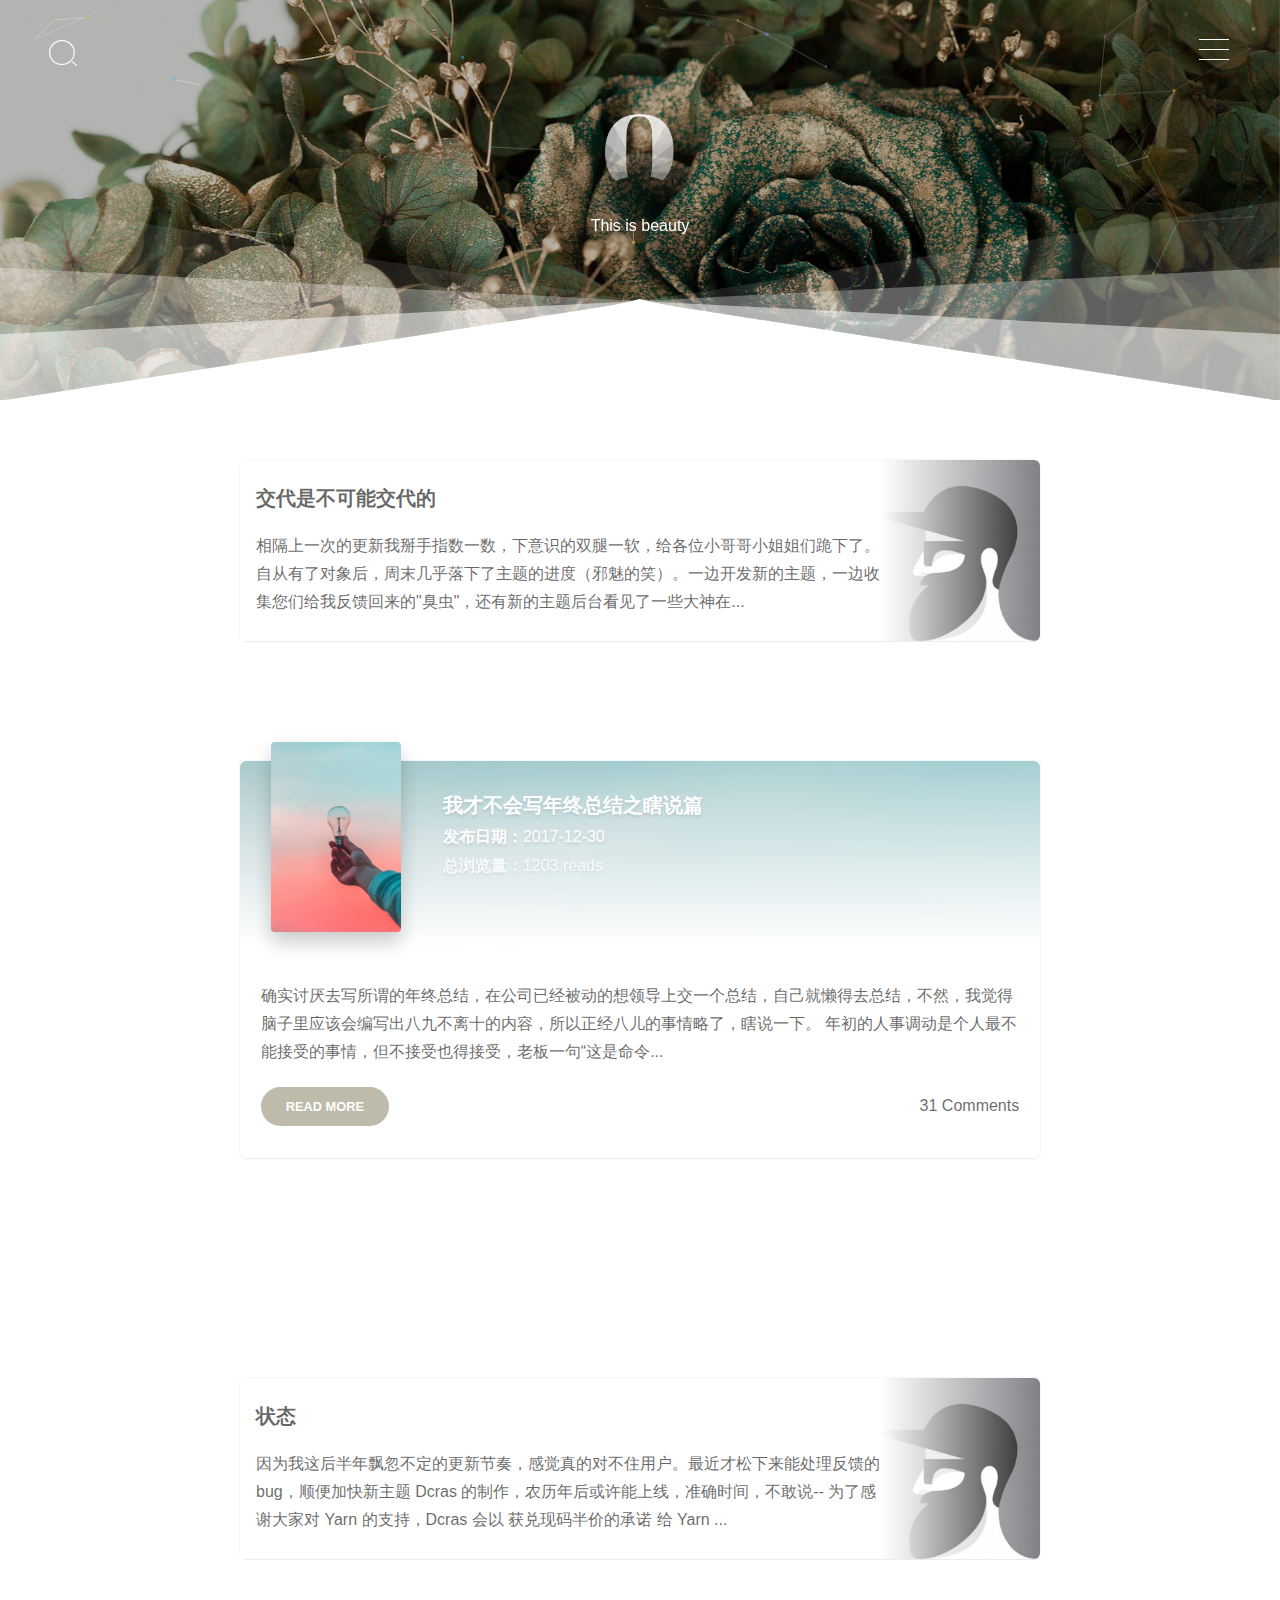
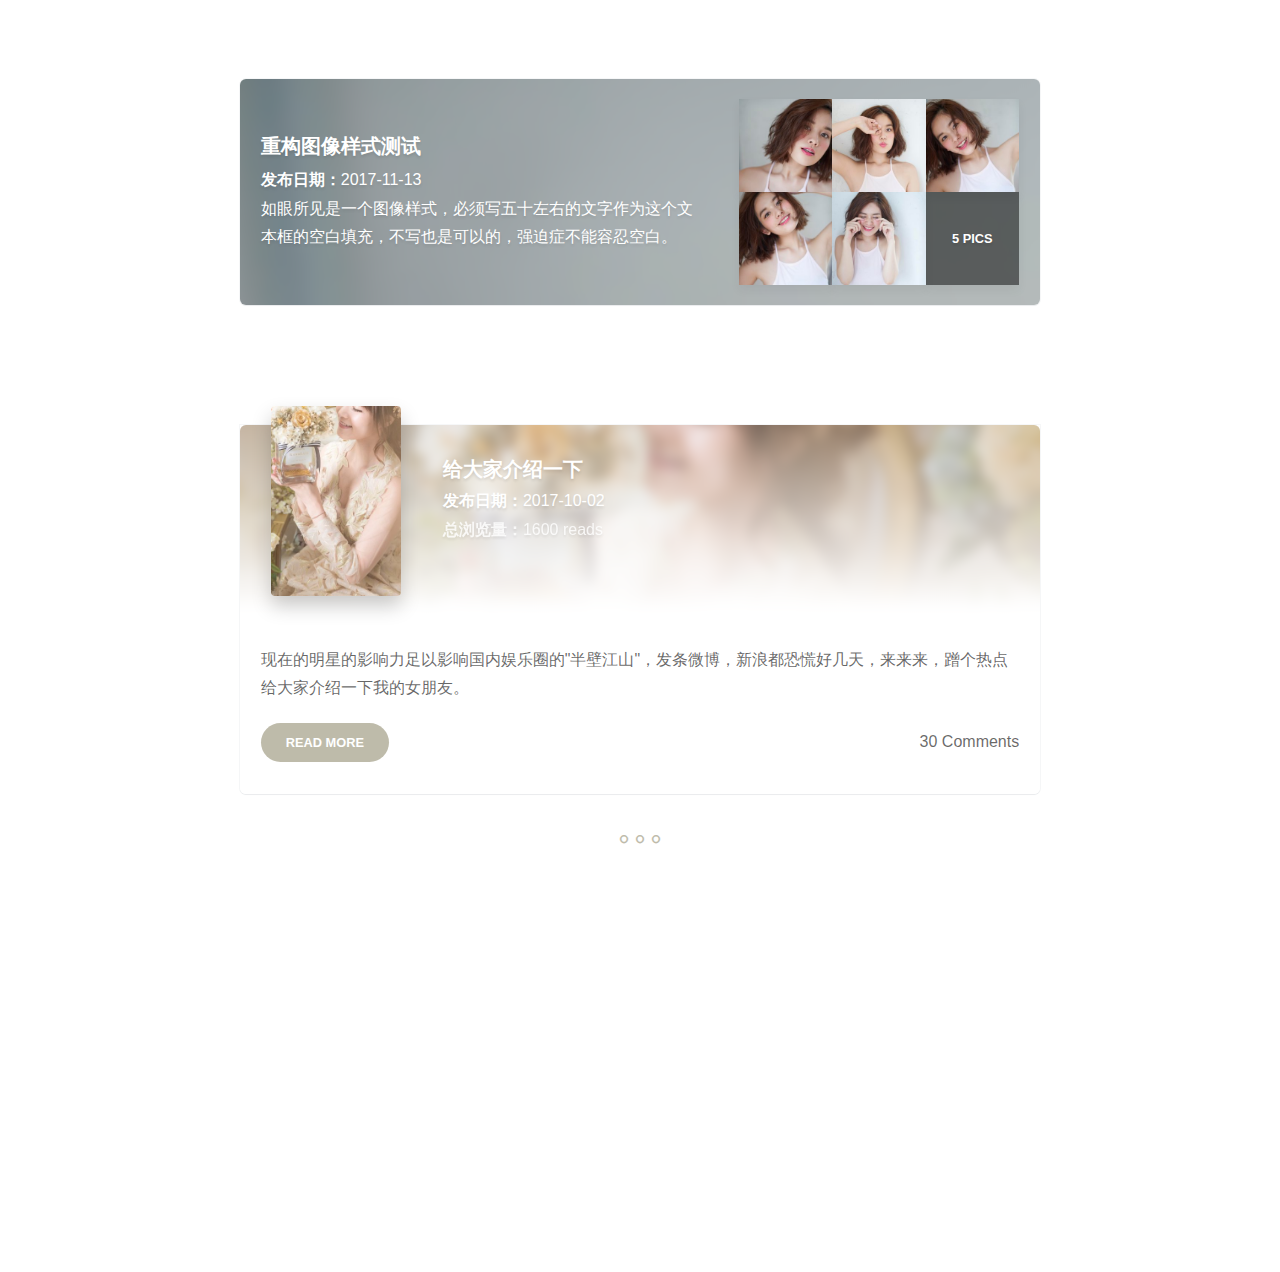
<file: index.html>
<!doctype html>
<html>

<head>
    <meta charset="UTF-8" />
    <meta name="viewport" content="width=device-width, initial-scale=1, maximum-scale=1">
    <title>莫惟的个人主页</title>
    <meta name="description" content="" />
    <meta name="keywords" content="" />
    <link rel="stylesheet" type="text/css" href="statics/css/index.css" media="all" />
</head>

<body class="home blog custom-background round-avatars">
    <div class="Yarn_Background" style="background-image: url( statics/images/47fb3c_.jpg);"></div>
    <form class="js-search search-form search-form--modal" method="get" action="search.html" role="search">
        <div class="search-form__inner">
            <div>
                <div id="search-container" class="ajax_search">
                    <form method="get" id="searchform" action="">
                        <div class="filter_container">
                            <input type="text" value="" autocomplete="off" placeholder="Type then select or enter" name="s" id="search-input" />
                            <ul id="search_filtered" class="search_filtered"></ul>
                        </div>
                        <input type="submit" name="submit" id="searchsubmit" class="searchsubmit" value="" />
                    </form>
                </div>
            </div>
        </div>
    </form>
    <div class="navi" data-aos="fade-down">
        <div class="bt-nav">
            <div class="line line1"></div>
            <div class="line line2"></div>
            <div class="line line3"></div>
        </div>
        <div class="navbar animated fadeInRight">
            <div class="inner">
                <nav id="site-navigation" class="main-navigation">
                    <div id="main-menu" class="main-menu-container">
                        <div class="menu-menu-container">
                            <ul id="primary-menu" class="menu">
                                <li id="menu-item-17" class="menu-item menu-item-type-custom menu-item-object-custom current-menu-item current_page_item menu-item-home menu-item-17">
                                    <a href="index.html">首页</a>
                                </li>
                                <li id="menu-item-173" class="menu-item menu-item-type-post_type menu-item-object-page menu-item-173">
                                    <a href="update.html">更新</a>
                                </li>
                                <li id="menu-item-78" class="menu-item menu-item-type-post_type menu-item-object-page menu-item-78">
                                    <a href="link.html">链接</a>
                                </li>
                                <li id="menu-item-252" class="menu-item menu-item-type-post_type menu-item-object-page menu-item-has-children menu-item-252">
                                    <a href="archives.html">归档</a>
                                    <ul class="sub-menu">
                                        <li id="menu-item-165" class="menu-item menu-item-type-taxonomy menu-item-object-category menu-item-165">
                                            <a href="">theme</a>
                                        </li>
                                        <li id="menu-item-163" class="menu-item menu-item-type-taxonomy menu-item-object-category menu-item-163">
                                            <a href="">Happen</a>
                                        </li>
                                        <li id="menu-item-924" class="menu-item menu-item-type-taxonomy menu-item-object-category menu-item-924">
                                            <a href="">WeWork</a>
                                        </li>
                                        <li id="menu-item-164" class="menu-item menu-item-type-taxonomy menu-item-object-category menu-item-164">
                                            <a href="">WordPress</a>
                                        </li>
                                    </ul>
                                </li>
                                <li id="menu-item-57" class="menu-item menu-item-type-post_type menu-item-object-page menu-item-57">
                                    <a href="gustbook.html">留言</a>
                                </li>
                            </ul>
                        </div>
                    </div>
                </nav>
                <!-- #site-navigation -->
            </div>
        </div>
    </div>
    <div class="hebin" data-aos="fade-down">
        <i class=" js-toggle-search iconfont">&#xe60e;</i>
    </div>
    <header id="masthead" class="overlay animated from-bottom" itemprop="brand">
        <div class="site-branding text-center">
            <a href="">
                <figure>
                    <img class="custom-logo avatar" src="statics/images/omikron.png" />
                </figure>
            </a>
            <h3 class="blog-description"><p>This is beauty</p></h3>
        </div>
        <!-- .site-branding -->
        <div class="decor-part">
            <div id="particles-js"></div>
        </div>
        <div class="animation-header">
            <div class="decor-wrapper">
                <svg id="header-decor" class="decor bottom" xmlns="http://www.w3.org/2000/svg" version="1.1" viewBox="0 0 100 100" preserveAspectRatio="none">
                    <path class="large left" d="M0 0 L50 50 L0 100" fill="rgba(255,255,255, .1)"></path>
                    <path class="large right" d="M100 0 L50 50 L100 100" fill="rgba(255,255,255, .1)"></path>
                    <path class="medium left" d="M0 100 L50 50 L0 33.3" fill="rgba(255,255,255, .3)"></path>
                    <path class="medium right" d="M100 100 L50 50 L100 33.3" fill="rgba(255,255,255, .3)"></path>
                    <path class="small left" d="M0 100 L50 50 L0 66.6" fill="rgba(255,255,255, .5)"></path>
                    <path class="small right" d="M100 100 L50 50 L100 66.6" fill="rgba(255,255,255, .5)"></path>
                    <path d="M0 99.9 L50 49.9 L100 99.9 L0 99.9" fill="rgba(255,255,255, 1)"></path>
                    <path d="M48 52 L50 49 L52 52 L48 52" fill="rgba(255,255,255, 1)"></path>
                </svg>
            </div>
        </div>
    </header>
    <div id="main" class="content">
        <div class="container">
            <article itemscope="itemscope">
                <div class="posts-list js-posts">
                    <div class="post post-layout-list" data-aos="fade-up">
                        <div class="status_list_item icon_kyubo">
                            <div class="status_user" style="background-image: url(statics/images/b0ce3f3cde0c084b6d42321b2dcbc407.jpeg);">
                                <div class="status_section">
                                    <a href="detail.html" class="status_btn">交代是不可能交代的</a>
                                    <p class="section_p">相隔上一次的更新我掰手指数一数，下意识的双腿一软，给各位小哥哥小姐姐们跪下了。自从有了对象后，周末几乎落下了主题的进度（邪魅的笑）。一边开发新的主题，一边收集您们给我反馈回来的"臭虫"，还有新的主题后台看见了一些大神在... </p>
                                </div>
                            </div>
                        </div>
                    </div>
                    <div class="post post-layout-list" data-aos="fade-up">
                        <div class="postnormal review ">
                            <div class="post-container review-item">
                                <div class="row review-item-wrapper">
                                    <div class="col-sm-3">
                                        <a rel="nofollow" href="detail.html">
                                            <div class="review-item-img" style="background-image: url(statics/images/diego-ph-249471-2-800x1000.jpg);"></div>
                                        </a>
                                    </div>
                                    <div class="col-sm-9 flex-xs-middle">
                                        <div class="review-item-title">
                                            <a href="detail.html" rel="bookmark">我才不会写年终总结之瞎说篇</a>
                                        </div>
                                        <div class="review-item-creator"><b>发布日期：</b>2017-12-30</div>
                                        <span class="review-item-info"><b>总浏览量：</b>1203 reads</span>
                                    </div>
                                </div>
                                <div class="review-bg-wrapper">
                                    <div class="bg-blur" style="background-image: url(statics/images/diego-ph-249471-2-800x1000.jpg);"></div>
                                </div>
                            </div>
                            <div class="post-container">
                                <div class="entry-content">确实讨厌去写所谓的年终总结，在公司已经被动的想领导上交一个总结，自己就懒得去总结，不然，我觉得脑子里应该会编写出八九不离十的内容，所以正经八儿的事情略了，瞎说一下。 年初的人事调动是个人最不能接受的事情，但不接受也得接受，老板一句“这是命令...</div>
                                <div class="post-footer">
                                    <a class="gaz-btn primary" href="">READ MORE</a>
                                    <span class="total-comments-on-post pull-right"><a href="">31 Comments</a></span>
                                </div>
                            </div>
                        </div>
                    </div>
                    <div class="post post-layout-list" data-aos="fade-up">
                        <div class="status_list_item icon_kyubo">
                            <div class="status_user" style="background-image: url(statics/images/b0ce3f3cde0c084b6d42321b2dcbc407.jpeg);">
                                <div class="status_section">
                                    <a href="detail.html" class="status_btn">状态</a>
                                    <p class="section_p">因为我这后半年飘忽不定的更新节奏，感觉真的对不住用户。最近才松下来能处理反馈的bug，顺便加快新主题 Dcras 的制作，农历年后或许能上线，准确时间，不敢说-- 为了感谢大家对 Yarn 的支持，Dcras 会以 获兑现码半价的承诺 给 Yarn ... </p>
                                </div>
                            </div>
                        </div>
                    </div>
                    <div class="post post-layout-list js-gallery" data-aos="fade-up">
                        <div class="post-album">
                            <div class="row content">
                                <div class="bg" style="background-image: url(statics/images/IMG_0150.jpg);"></div>
                                <div class="contentext flex-xs-middle">
                                    <div class="album-title">
                                        <a href="detail.html">重构图像样式测试</a>
                                    </div>
                                    <h5 class="review-item-creator"><b>发布日期：</b>2017-11-13</h5>
                                    <div class="album-content">如眼所见是一个图像样式，必须写五十左右的文字作为这个文本框的空白填充，不写也是可以的，强迫症不能容忍空白。</div>
                                </div>
                                <div class="album-thumb-width flex-xs-middle">
                                    <div class="row album-thumb no-gutter">
                                        <div class="col-xs-4"><img class="thumb" src="statics/images/IMG_0150-250x250.jpg" /></div>
                                        <div class="col-xs-4"><img class="thumb" src="statics/images/IMG_0149-250x250.jpg" /></div>
                                        <div class="col-xs-4"><img class="thumb" src="statics/images/IMG_0146-250x250.jpg" /></div>
                                        <div class="col-xs-4"><img class="thumb" src="statics/images/IMG_0147-250x250.jpg" /></div>
                                        <div class="col-xs-4"><img class="thumb" src="statics/images/IMG_0148-250x250.jpg" /></div>
                                        <div class="col-xs-4">
                                            <a href="">5 pics</a>
                                        </div>
                                    </div>
                                </div>
                            </div>
                        </div>
                    </div>
                    <div class="post post-layout-list" data-aos="fade-up">
                        <div class="postnormal review ">
                            <div class="post-container review-item">
                                <div class="row review-item-wrapper">
                                    <div class="col-sm-3">
                                        <a rel="nofollow" href="detail.html">
                                            <div class="review-item-img" style="background-image: url(statics/images/47fb3c_9afed6c259f94589881bd55376206366mv2_d_3840_5784_s_4_2-800x450.jpg);"></div>
                                        </a>
                                    </div>
                                    <div class="col-sm-9 flex-xs-middle">
                                        <div class="review-item-title">
                                            <a href="detail.html" rel="bookmark">给大家介绍一下</a>
                                        </div>
                                        <div class="review-item-creator"><b>发布日期：</b>2017-10-02</div>
                                        <span class="review-item-info"><b>总浏览量：</b>1600 reads</span>
                                    </div>
                                </div>
                                <div class="review-bg-wrapper">
                                    <div class="bg-blur" style="background-image: url(statics/images/47fb3c_9afed6c259f94589881bd55376206366mv2_d_3840_5784_s_4_2-800x450.jpg);"></div>
                                </div>
                            </div>
                            <div class="post-container">
                                <div class="entry-content">现在的明星的影响力足以影响国内娱乐圈的"半壁江山"，发条微博，新浪都恐慌好几天，来来来，蹭个热点给大家介绍一下我的女朋友。</div>
                                <div class="post-footer">
                                    <a class="gaz-btn primary" href="detail.html">READ MORE</a>
                                    <span class="total-comments-on-post pull-right"><a href="">30 Comments</a></span>
                                </div>
                            </div>
                        </div>
                    </div>
                </div>
                <!-- post-formats end Infinite Scroll star -->
                <!-- post-formats -->
                <div class="pagination js-pagination">
                    <div class="js-next pagination__load">
                        <a href=""><i class="iconfont">&#xe605;</i></a>
                    </div>
                </div>
                <!-- -pagination  -->
        </div>
    </div>
    <footer id="footer" class="overlay animated from-top">
        <div class="decor-wrapper">
            <svg id="footer-decor" class="decor top" xmlns="http://www.w3.org/2000/svg" version="1.1" viewBox="0 0 100 100" preserveAspectRatio="none">
                <path class="large left" d="M0 0 L50 50 L0 100" fill="rgba(255,255,255, .1)"></path>
                <path class="large right" d="M100 0 L50 50 L100 100" fill="rgba(255,255,255, .1)"></path>
                <path class="medium left" d="M0 0 L50 50 L0 66.6" fill="rgba(255,255,255, .3)"></path>
                <path class="medium right" d="M100 0 L50 50 L100 66.6" fill="rgba(255,255,255, .3)"></path>
                <path class="small left" d="M0 0 L50 50 L0 33.3" fill="rgba(255,255,255, .5)"></path>
                <path class="small right" d="M100 0 L50 50 L100 33.3" fill="rgba(255,255,255, .5)"></path>
                <path d="M0 0 L50 50 L100 0 L0 0" fill="rgba(255,255,255, 1)"></path>
                <path d="M48 48 L50 51 L52 48 L48 48" fill="rgba(255,255,255, 1)"></path>
            </svg>
        </div>
        <div class="socialize" data-aos="zoom-in">
            <li>
                <a title="weibo" class="socialicon" href=""><i class="iconfont" aria-hidden="true">&#xe601;</i></a>
            </li>
            <li class="wechat">
                <a class="socialicon"><i class="iconfont">&#xe609;</i></a>
                <div class="wechatimg"><img src="statics/images/49D3746D-7519-B709-83E4-65BD1927C4E7.jpg"></div>
            </li>
            <li>
                <a title="QQ" class="socialicon" href="" target="_blank"><i class="iconfont" aria-hidden="true">&#xe616;</i></a>
            </li>
        </div>
        <div class="cr">
            Copyright&copy;2018. Design by
            <a href="javascript:viod(0)"></a>
        </div>
        <script type='text/javascript' src='statics/js/jquery.min.js'></script>
        <script type='text/javascript' src='statics/js/plugins.js'></script>
        <script type='text/javascript' src='statics/js/script.js'></script>
        <script type='text/javascript' src='statics/js/particles.js'></script>
        <script type='text/javascript' src='statics/js/aos.js'></script>
</body>

</html>
</file>
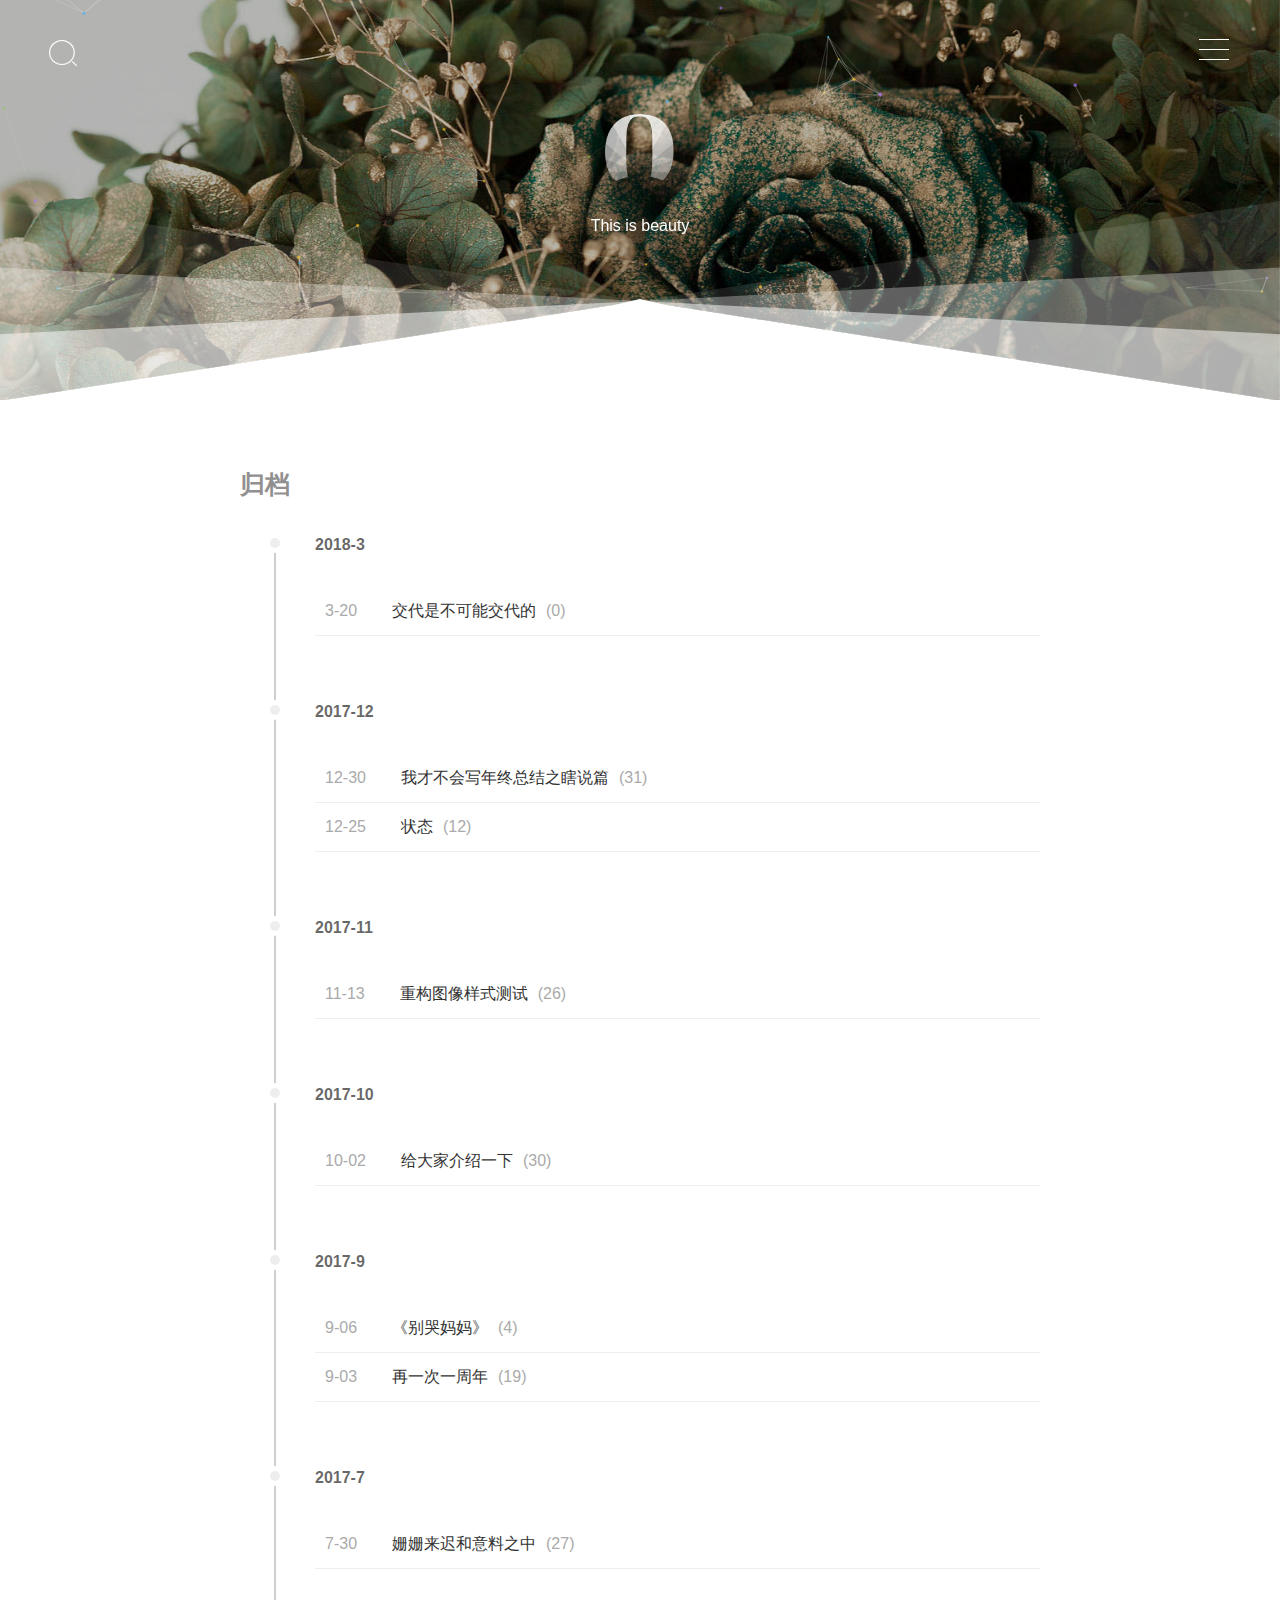
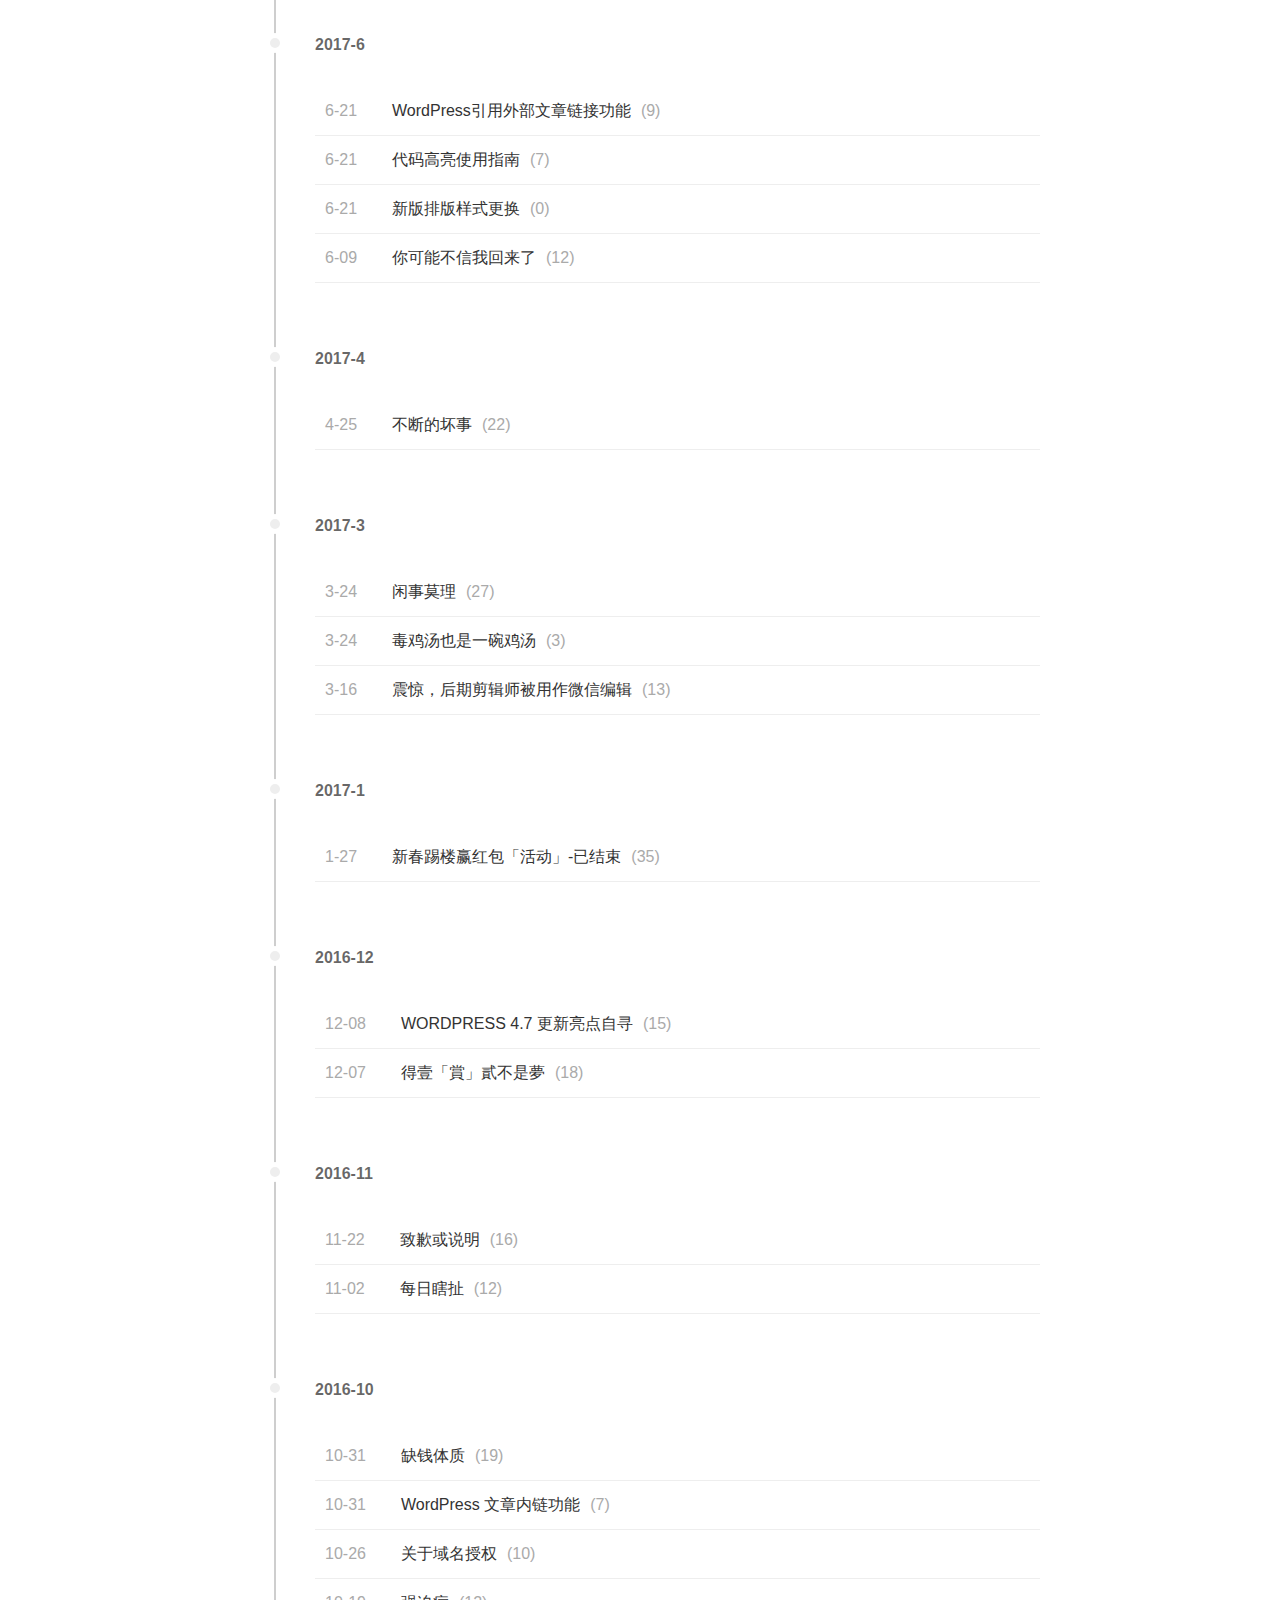
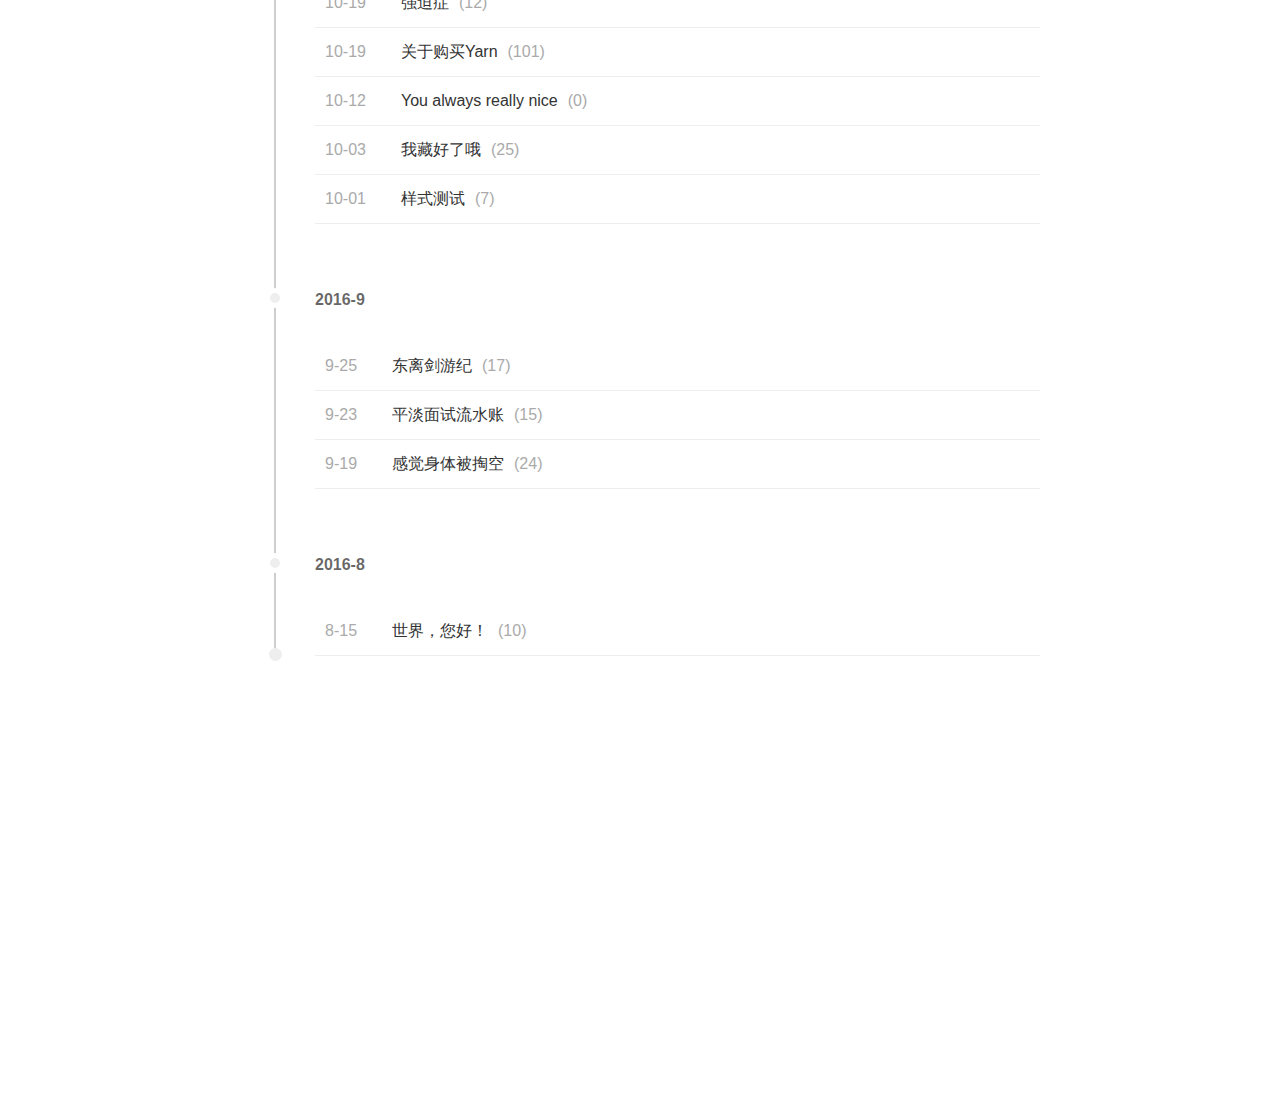
<file: archives.html>
<!doctype html>
<html>

<head>
    <meta charset="UTF-8" />
    <meta name="viewport" content="width=device-width, initial-scale=1, maximum-scale=1">
    <title>响应式简单个性个人博客模板</title>
    <meta name="description" content="" />
    <meta name="keywords" content="" />
    <link rel="stylesheet" type="text/css" href="statics/css/index.css" media="all" />
</head>

<body class="home blog custom-background round-avatars">
    <div class="Yarn_Background" style="background-image: url( statics/images/47fb3c_.jpg);"></div>
    <form class="js-search search-form search-form--modal" method="get" action="search.html" role="search">
        <div class="search-form__inner">
            <div>
                <div id="search-container" class="ajax_search">
                    <form method="get" id="searchform" action="">
                        <div class="filter_container">
                            <input type="text" value="" autocomplete="off" placeholder="Type then select or enter" name="s" id="search-input" />
                            <ul id="search_filtered" class="search_filtered"></ul>
                        </div>
                        <input type="submit" name="submit" id="searchsubmit" class="searchsubmit" value="" />
                    </form>
                </div>
            </div>
        </div>
    </form>
    <div class="navi" data-aos="fade-down">
        <div class="bt-nav">
            <div class="line line1"></div>
            <div class="line line2"></div>
            <div class="line line3"></div>
        </div>
        <div class="navbar animated fadeInRight">
            <div class="inner">
                <nav id="site-navigation" class="main-navigation">
                    <div id="main-menu" class="main-menu-container">
                        <div class="menu-menu-container">
                            <ul id="primary-menu" class="menu">
                                <li id="menu-item-17" class="menu-item menu-item-type-custom menu-item-object-custom current-menu-item current_page_item menu-item-home menu-item-17">
                                    <a href="index.html">首页</a>
                                </li>
                                <li id="menu-item-173" class="menu-item menu-item-type-post_type menu-item-object-page menu-item-173">
                                    <a href="update.html">更新</a>
                                </li>
                                <li id="menu-item-78" class="menu-item menu-item-type-post_type menu-item-object-page menu-item-78">
                                    <a href="link.html">链接</a>
                                </li>
                                <li id="menu-item-252" class="menu-item menu-item-type-post_type menu-item-object-page menu-item-has-children menu-item-252">
                                    <a href="archives.html">归档</a>
                                    <ul class="sub-menu">
                                        <li id="menu-item-165" class="menu-item menu-item-type-taxonomy menu-item-object-category menu-item-165">
                                            <a href="">theme</a>
                                        </li>
                                        <li id="menu-item-163" class="menu-item menu-item-type-taxonomy menu-item-object-category menu-item-163">
                                            <a href="">Happen</a>
                                        </li>
                                        <li id="menu-item-924" class="menu-item menu-item-type-taxonomy menu-item-object-category menu-item-924">
                                            <a href="">WeWork</a>
                                        </li>
                                        <li id="menu-item-164" class="menu-item menu-item-type-taxonomy menu-item-object-category menu-item-164">
                                            <a href="">WordPress</a>
                                        </li>
                                    </ul>
                                </li>
                                <li id="menu-item-57" class="menu-item menu-item-type-post_type menu-item-object-page menu-item-57">
                                    <a href="gustbook.html">留言</a>
                                </li>
                            </ul>
                        </div>
                    </div>
                </nav>
                <!-- #site-navigation -->
            </div>
        </div>
    </div>
    <div class="hebin" data-aos="fade-down">
        <i class=" js-toggle-search iconfont">&#xe60e;</i>
    </div>
    <header id="masthead" class="overlay animated from-bottom" itemprop="brand">
        <div class="site-branding text-center">
            <a href="">
                <figure>
                    <img class="custom-logo avatar" src="statics/images/omikron.png" />
                </figure>
            </a>
            <h3 class="blog-description"><p>This is beauty</p></h3>
        </div>
        <!-- .site-branding -->
        <div class="decor-part">
            <div id="particles-js"></div>
        </div>
        <div class="animation-header">
            <div class="decor-wrapper">
                <svg id="header-decor" class="decor bottom" xmlns="http://www.w3.org/2000/svg" version="1.1" viewBox="0 0 100 100" preserveAspectRatio="none">
                    <path class="large left" d="M0 0 L50 50 L0 100" fill="rgba(255,255,255, .1)"></path>
                    <path class="large right" d="M100 0 L50 50 L100 100" fill="rgba(255,255,255, .1)"></path>
                    <path class="medium left" d="M0 100 L50 50 L0 33.3" fill="rgba(255,255,255, .3)"></path>
                    <path class="medium right" d="M100 100 L50 50 L100 33.3" fill="rgba(255,255,255, .3)"></path>
                    <path class="small left" d="M0 100 L50 50 L0 66.6" fill="rgba(255,255,255, .5)"></path>
                    <path class="small right" d="M100 100 L50 50 L100 66.6" fill="rgba(255,255,255, .5)"></path>
                    <path d="M0 99.9 L50 49.9 L100 99.9 L0 99.9" fill="rgba(255,255,255, 1)"></path>
                    <path d="M48 52 L50 49 L52 52 L48 52" fill="rgba(255,255,255, 1)"></path>
                </svg>
            </div>
        </div>
    </header>
    <div id="main" class="content">
        <div class="container">
            <section class="post_content" itemscope itemtype="http://schema.org/Article">
                <header class="post_header">
                    <h1 class="post_title">归档</h1>
                </header>
                <div class="post-Archive">
                    <div id="archives">
                        <div class='archive-title' id='arti-2018-3'>
                            <h3>2018-3</h3>
                            <div class='archives archives-3' data-date='2018-3'>
                                <div class="brick">
                                    <a href=""><span class="time">3-20</span>交代是不可能交代的<span>(0)</span></a>
                                </div>
                            </div>
                        </div>
                        <div class='archive-title' id='arti-2017-12'>
                            <h3>2017-12</h3>
                            <div class='archives archives-12' data-date='2017-12'>
                                <div class="brick">
                                    <a href=""><span class="time">12-30</span>我才不会写年终总结之瞎说篇<span>(31)</span></a>
                                </div>
                                <div class="brick">
                                    <a href=""><span class="time">12-25</span>状态<span>(12)</span></a>
                                </div>
                            </div>
                        </div>
                        <div class='archive-title' id='arti-2017-11'>
                            <h3>2017-11</h3>
                            <div class='archives archives-11' data-date='2017-11'>
                                <div class="brick">
                                    <a href=""><span class="time">11-13</span>重构图像样式测试<span>(26)</span></a>
                                </div>
                            </div>
                        </div>
                        <div class='archive-title' id='arti-2017-10'>
                            <h3>2017-10</h3>
                            <div class='archives archives-10' data-date='2017-10'>
                                <div class="brick">
                                    <a href=""><span class="time">10-02</span>给大家介绍一下<span>(30)</span></a>
                                </div>
                            </div>
                        </div>
                        <div class='archive-title' id='arti-2017-9'>
                            <h3>2017-9</h3>
                            <div class='archives archives-9' data-date='2017-9'>
                                <div class="brick">
                                    <a href=""><span class="time">9-06</span>《别哭妈妈》<span>(4)</span></a>
                                </div>
                                <div class="brick">
                                    <a href=""><span class="time">9-03</span>再一次一周年<span>(19)</span></a>
                                </div>
                            </div>
                        </div>
                        <div class='archive-title' id='arti-2017-7'>
                            <h3>2017-7</h3>
                            <div class='archives archives-7' data-date='2017-7'>
                                <div class="brick">
                                    <a href=""><span class="time">7-30</span>姗姗来迟和意料之中<span>(27)</span></a>
                                </div>
                            </div>
                        </div>
                        <div class='archive-title' id='arti-2017-6'>
                            <h3>2017-6</h3>
                            <div class='archives archives-6' data-date='2017-6'>
                                <div class="brick">
                                    <a href=""><span class="time">6-21</span>WordPress引用外部文章链接功能<span>(9)</span></a>
                                </div>
                                <div class="brick">
                                    <a href=""><span class="time">6-21</span>代码高亮使用指南<span>(7)</span></a>
                                </div>
                                <div class="brick">
                                    <a href=""><span class="time">6-21</span>新版排版样式更换<span>(0)</span></a>
                                </div>
                                <div class="brick">
                                    <a href=""><span class="time">6-09</span>你可能不信我回来了<span>(12)</span></a>
                                </div>
                            </div>
                        </div>
                        <div class='archive-title' id='arti-2017-4'>
                            <h3>2017-4</h3>
                            <div class='archives archives-4' data-date='2017-4'>
                                <div class="brick">
                                    <a href=""><span class="time">4-25</span>不断的坏事<span>(22)</span></a>
                                </div>
                            </div>
                        </div>
                        <div class='archive-title' id='arti-2017-3'>
                            <h3>2017-3</h3>
                            <div class='archives archives-3' data-date='2017-3'>
                                <div class="brick">
                                    <a href=""><span class="time">3-24</span>闲事莫理<span>(27)</span></a>
                                </div>
                                <div class="brick">
                                    <a href=""><span class="time">3-24</span>毒鸡汤也是一碗鸡汤<span>(3)</span></a>
                                </div>
                                <div class="brick">
                                    <a href=""><span class="time">3-16</span>震惊，后期剪辑师被用作微信编辑<span>(13)</span></a>
                                </div>
                            </div>
                        </div>
                        <div class='archive-title' id='arti-2017-1'>
                            <h3>2017-1</h3>
                            <div class='archives archives-1' data-date='2017-1'>
                                <div class="brick">
                                    <a href=""><span class="time">1-27</span>新春踢楼赢红包「活动」-已结束<span>(35)</span></a>
                                </div>
                            </div>
                        </div>
                        <div class='archive-title' id='arti-2016-12'>
                            <h3>2016-12</h3>
                            <div class='archives archives-12' data-date='2016-12'>
                                <div class="brick">
                                    <a href=""><span class="time">12-08</span>WORDPRESS 4.7 更新亮点自寻<span>(15)</span></a>
                                </div>
                                <div class="brick">
                                    <a href=""><span class="time">12-07</span>得壹「賞」貳不是夢<span>(18)</span></a>
                                </div>
                            </div>
                        </div>
                        <div class='archive-title' id='arti-2016-11'>
                            <h3>2016-11</h3>
                            <div class='archives archives-11' data-date='2016-11'>
                                <div class="brick">
                                    <a href=""><span class="time">11-22</span>致歉或说明<span>(16)</span></a>
                                </div>
                                <div class="brick">
                                    <a href=""><span class="time">11-02</span>每日瞎扯<span>(12)</span></a>
                                </div>
                            </div>
                        </div>
                        <div class='archive-title' id='arti-2016-10'>
                            <h3>2016-10</h3>
                            <div class='archives archives-10' data-date='2016-10'>
                                <div class="brick">
                                    <a href=""><span class="time">10-31</span>缺钱体质<span>(19)</span></a>
                                </div>
                                <div class="brick">
                                    <a href=""><span class="time">10-31</span>WordPress 文章内链功能<span>(7)</span></a>
                                </div>
                                <div class="brick">
                                    <a href=""><span class="time">10-26</span>关于域名授权<span>(10)</span></a>
                                </div>
                                <div class="brick">
                                    <a href=""><span class="time">10-19</span>强迫症<span>(12)</span></a>
                                </div>
                                <div class="brick">
                                    <a href=""><span class="time">10-19</span>关于购买Yarn<span>(101)</span></a>
                                </div>
                                <div class="brick">
                                    <a href=""><span class="time">10-12</span>You always really nice<span>(0)</span></a>
                                </div>
                                <div class="brick">
                                    <a href=""><span class="time">10-03</span>我藏好了哦<span>(25)</span></a>
                                </div>
                                <div class="brick">
                                    <a href=""><span class="time">10-01</span>样式测试<span>(7)</span></a>
                                </div>
                            </div>
                        </div>
                        <div class='archive-title' id='arti-2016-9'>
                            <h3>2016-9</h3>
                            <div class='archives archives-9' data-date='2016-9'>
                                <div class="brick">
                                    <a href=""><span class="time">9-25</span>东离剑游纪<span>(17)</span></a>
                                </div>
                                <div class="brick">
                                    <a href=""><span class="time">9-23</span>平淡面试流水账<span>(15)</span></a>
                                </div>
                                <div class="brick">
                                    <a href=""><span class="time">9-19</span>感觉身体被掏空<span>(24)</span></a>
                                </div>
                            </div>
                        </div>
                        <div class='archive-title' id='arti-2016-8'>
                            <h3>2016-8</h3>
                            <div class='archives archives-8' data-date='2016-8'>
                                <div class="brick">
                                    <a href=""><span class="time">8-15</span>世界，您好！<span>(10)</span></a>
                                </div>
                            </div>
                        </div>
                    </div>
            </section>
            </div>
        </div>
        <footer id="footer" class="overlay animated from-top">
            <div class="decor-wrapper">
                <svg id="footer-decor" class="decor top" xmlns="http://www.w3.org/2000/svg" version="1.1" viewBox="0 0 100 100" preserveAspectRatio="none">
                    <path class="large left" d="M0 0 L50 50 L0 100" fill="rgba(255,255,255, .1)"></path>
                    <path class="large right" d="M100 0 L50 50 L100 100" fill="rgba(255,255,255, .1)"></path>
                    <path class="medium left" d="M0 0 L50 50 L0 66.6" fill="rgba(255,255,255, .3)"></path>
                    <path class="medium right" d="M100 0 L50 50 L100 66.6" fill="rgba(255,255,255, .3)"></path>
                    <path class="small left" d="M0 0 L50 50 L0 33.3" fill="rgba(255,255,255, .5)"></path>
                    <path class="small right" d="M100 0 L50 50 L100 33.3" fill="rgba(255,255,255, .5)"></path>
                    <path d="M0 0 L50 50 L100 0 L0 0" fill="rgba(255,255,255, 1)"></path>
                    <path d="M48 48 L50 51 L52 48 L48 48" fill="rgba(255,255,255, 1)"></path>
                </svg>
            </div>
            <div class="socialize" data-aos="zoom-in">
                <li>
                    <a title="weibo" class="socialicon" href=""><i class="iconfont" aria-hidden="true">&#xe601;</i></a>
                </li>
                <li class="wechat">
                    <a class="socialicon"><i class="iconfont">&#xe609;</i></a>
                    <div class="wechatimg"><img src="statics/images/49D3746D-7519-B709-83E4-65BD1927C4E7.jpg"></div>
                </li>
                <li>
                    <a title="QQ" class="socialicon" href="" target="_blank"><i class="iconfont" aria-hidden="true">&#xe616;</i></a>
                </li>
            </div>
            <div class="cr">
                Copyright&copy;2018. Design by
                <a href="">17sucai</a>
            </div>
            <script type='text/javascript' src='statics/js/jquery.min.js'></script>
            <script type='text/javascript' src='statics/js/plugins.js'></script>
            <script type='text/javascript' src='statics/js/script.js'></script>
            <script type='text/javascript' src='statics/js/particles.js'></script>
            <script type='text/javascript' src='statics/js/aos.js'></script>
</body>

</html>
</file>
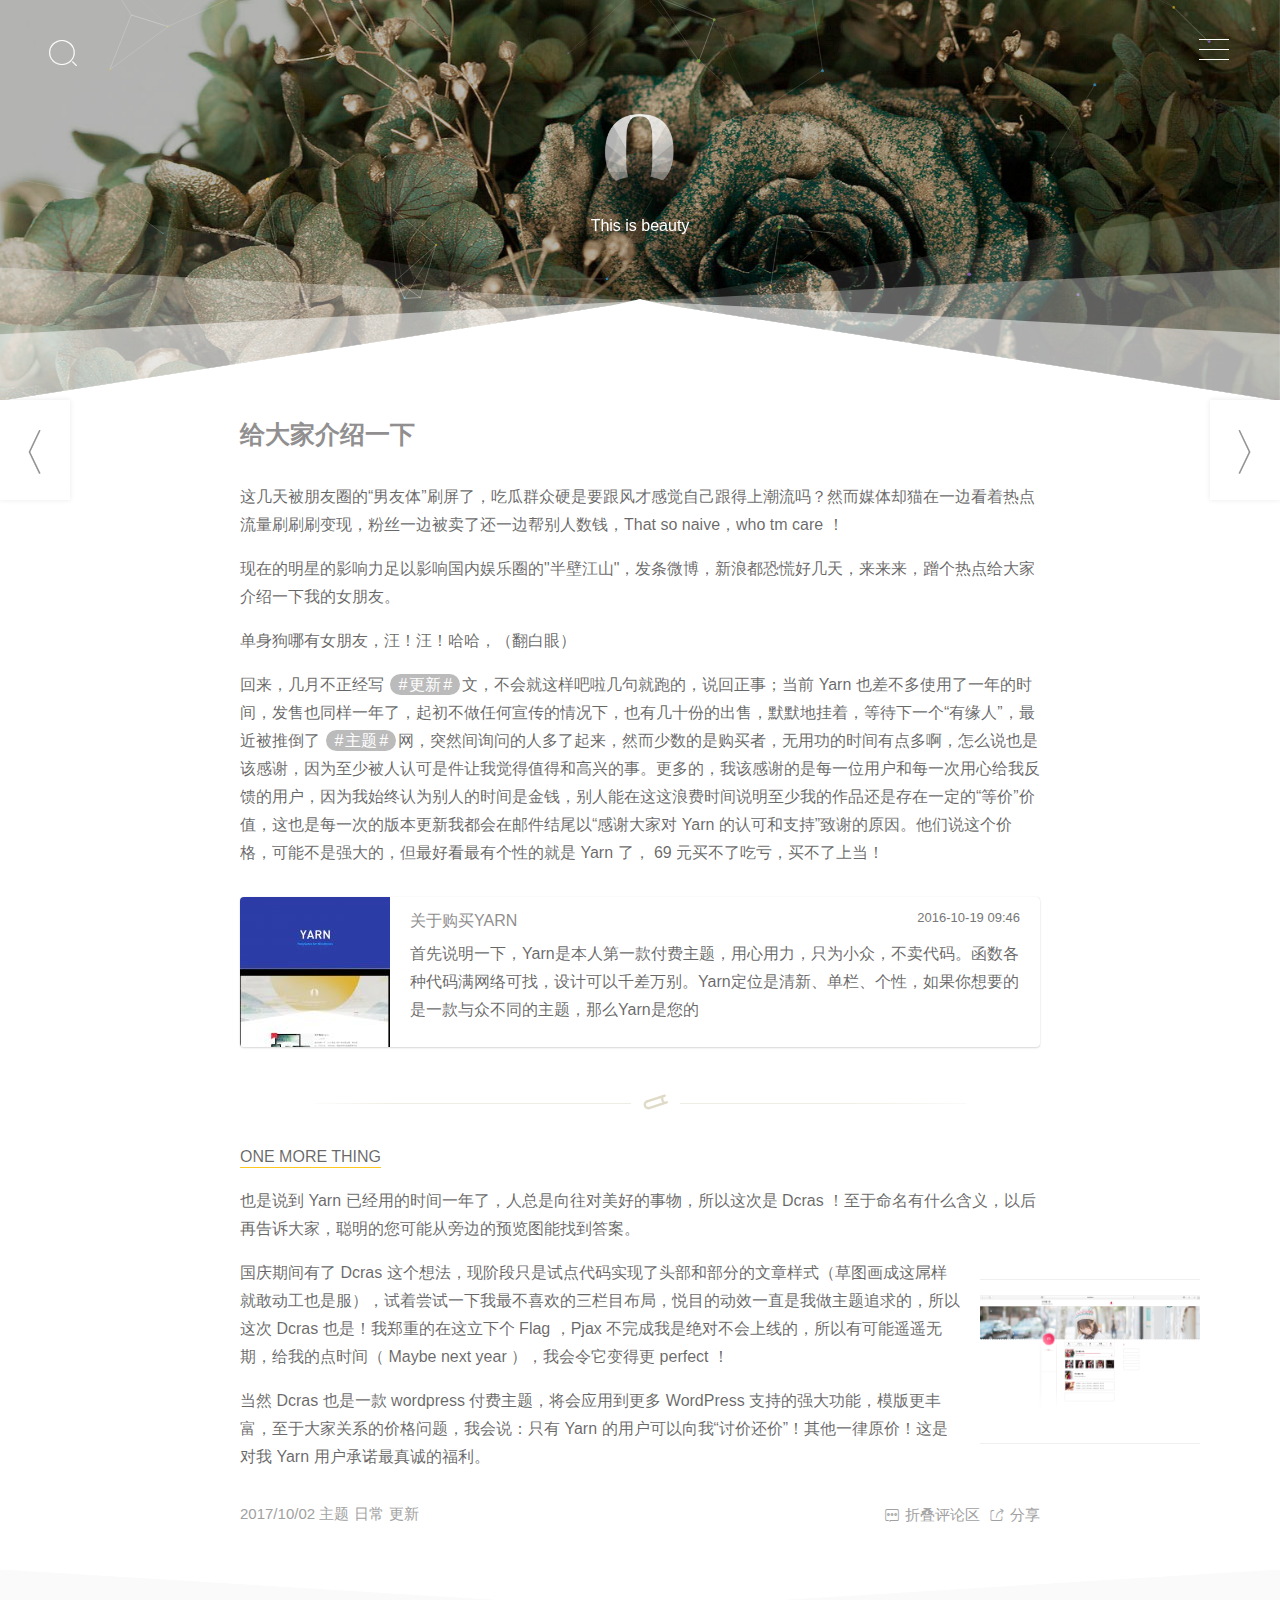
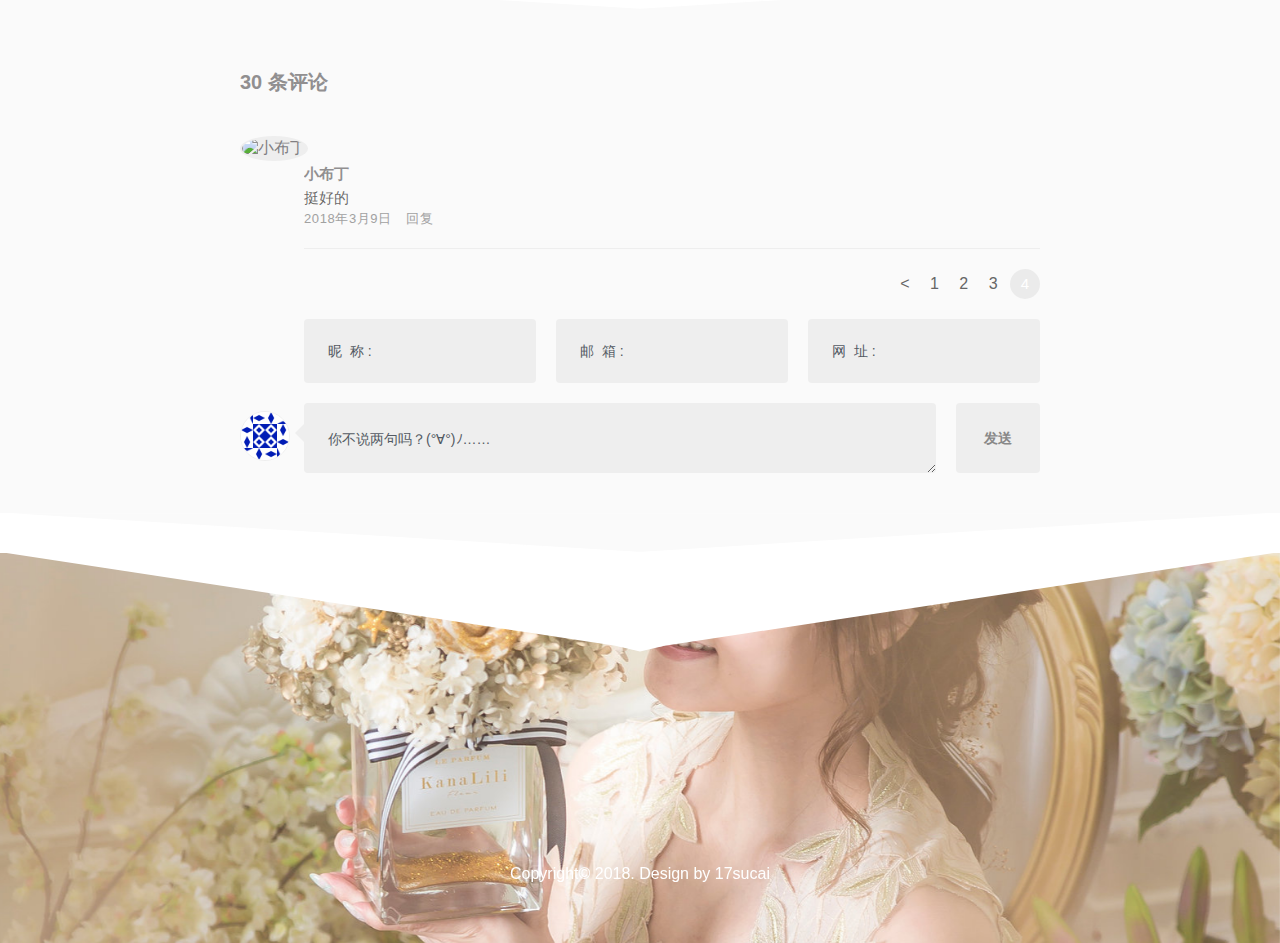
<file: detail.html>
<!doctype html>
<html>

<head>
    <meta charset="UTF-8" />
    <meta name="viewport" content="width=device-width, initial-scale=1, maximum-scale=1">
    <title>响应式简单个性个人博客模板</title>
    <meta name="description" content="" />
    <meta name="keywords" content="" />
    <link rel="stylesheet" type="text/css" href="statics/css/index.css" media="all" />
    <link rel="stylesheet" type="text/css" href="statics/css/detail.css" />
</head>

<body class="home blog custom-background round-avatars" itemscope itemtype="http://schema.org/Organization">
    <div class="Yarn_Background" style="background-image: url( statics/images/47fb3c_.jpg);"></div>
    <form class="js-search search-form search-form--modal" method="get" action="search.html" role="search">
        <div class="search-form__inner">
            <div>
                <div id="search-container" class="ajax_search">
                    <form method="get" id="searchform" action="">
                        <div class="filter_container">
                            <input type="text" value="" autocomplete="off" placeholder="Type then select or enter" name="s" id="search-input" />
                            <ul id="search_filtered" class="search_filtered"></ul>
                        </div>
                        <input type="submit" name="submit" id="searchsubmit" class="searchsubmit" value="" />
                    </form>
                </div>
            </div>
        </div>
    </form>
    <div class="navi" data-aos="fade-down">
        <div class="bt-nav">
            <div class="line line1"></div>
            <div class="line line2"></div>
            <div class="line line3"></div>
        </div>
        <div class="navbar animated fadeInRight">
            <div class="inner">
                <nav id="site-navigation" class="main-navigation">
                    <div id="main-menu" class="main-menu-container">
                        <div class="menu-menu-container">
                            <ul id="primary-menu" class="menu">
                                <li id="menu-item-17" class="menu-item menu-item-type-custom menu-item-object-custom current-menu-item current_page_item menu-item-home menu-item-17">
                                    <a href="index.html">首页</a>
                                </li>
                                <li id="menu-item-173" class="menu-item menu-item-type-post_type menu-item-object-page menu-item-173">
                                    <a href="update.html">更新</a>
                                </li>
                                <li id="menu-item-78" class="menu-item menu-item-type-post_type menu-item-object-page menu-item-78">
                                    <a href="link.html">链接</a>
                                </li>
                                <li id="menu-item-252" class="menu-item menu-item-type-post_type menu-item-object-page menu-item-has-children menu-item-252">
                                    <a href="archives.html">归档</a>
                                    <ul class="sub-menu">
                                        <li id="menu-item-165" class="menu-item menu-item-type-taxonomy menu-item-object-category menu-item-165">
                                            <a href="">theme</a>
                                        </li>
                                        <li id="menu-item-163" class="menu-item menu-item-type-taxonomy menu-item-object-category menu-item-163">
                                            <a href="">Happen</a>
                                        </li>
                                        <li id="menu-item-924" class="menu-item menu-item-type-taxonomy menu-item-object-category menu-item-924">
                                            <a href="">WeWork</a>
                                        </li>
                                        <li id="menu-item-164" class="menu-item menu-item-type-taxonomy menu-item-object-category menu-item-164">
                                            <a href="">WordPress</a>
                                        </li>
                                    </ul>
                                </li>
                                <li id="menu-item-57" class="menu-item menu-item-type-post_type menu-item-object-page menu-item-57">
                                    <a href="gustbook.html">留言</a>
                                </li>
                            </ul>
                        </div>
                    </div>
                </nav>
                <!-- #site-navigation -->
            </div>
        </div>
    </div>
    <div class="hebin" data-aos="fade-down">
        <i class=" js-toggle-search iconfont">&#xe60e;</i>
    </div>
    <header id="masthead" class="overlay animated from-bottom" itemprop="brand" itemscope itemtype="http://schema.org/Brand">
        <div class="site-branding text-center">
            <a href="">
                <figure>
                    <img class="custom-logo avatar" src="statics/images/omikron.png" />
                </figure>
            </a>
            <h3 class="blog-description"><p>This is beauty</p></h3>
        </div>
        <!-- .site-branding -->
        <div class="decor-part">
            <div id="particles-js"></div>
        </div>
        <div class="animation-header">
            <div class="decor-wrapper">
                <svg id="header-decor" class="decor bottom" xmlns="http://www.w3.org/2000/svg" version="1.1" viewBox="0 0 100 100" preserveAspectRatio="none">
                    <path class="large left" d="M0 0 L50 50 L0 100" fill="rgba(255,255,255, .1)"></path>
                    <path class="large right" d="M100 0 L50 50 L100 100" fill="rgba(255,255,255, .1)"></path>
                    <path class="medium left" d="M0 100 L50 50 L0 33.3" fill="rgba(255,255,255, .3)"></path>
                    <path class="medium right" d="M100 100 L50 50 L100 33.3" fill="rgba(255,255,255, .3)"></path>
                    <path class="small left" d="M0 100 L50 50 L0 66.6" fill="rgba(255,255,255, .5)"></path>
                    <path class="small right" d="M100 100 L50 50 L100 66.6" fill="rgba(255,255,255, .5)"></path>
                    <path d="M0 99.9 L50 49.9 L100 99.9 L0 99.9" fill="rgba(255,255,255, 1)"></path>
                    <path d="M48 52 L50 49 L52 52 L48 52" fill="rgba(255,255,255, 1)"></path>
                </svg>
            </div>
        </div>
    </header>
    <div id="main" class="content">
        <div class="container">
            <article id="post-1202" class="js-gallery post-1202 post type-post status-publish format-standard has-post-thumbnail hentry category-uncategorized tag-11 tag-22 tag-29">
                <style>
                .container {
                    padding: 10px 0px;
                }

                .post {
                    margin: 0 auto
                }
                </style>
                <section class="post_content">
                    <header class="post_header">
                        <h1 class="post_title">给大家介绍一下</h1>
                    </header>
                    <div class="post-body js-gallery">
                        <p>这几天被朋友圈的“男友体”刷屏了，吃瓜群众硬是要跟风才感觉自己跟得上潮流吗？然而媒体却猫在一边看着热点流量刷刷刷变现，粉丝一边被卖了还一边帮别人数钱，That so naive，who tm care ！</p>
                        <p>现在的明星的影响力足以影响国内娱乐圈的"半壁江山"，发条微博，新浪都恐慌好几天，来来来，蹭个热点给大家介绍一下我的女朋友。</p>
                        <p>单身狗哪有女朋友，汪！汪！哈哈，（翻白眼）</p>
                        <p>回来，几月不正经写
                            <a class='autotag' href="" title="【查看含有[更新]标签的文章】" target="_blank">更新</a>文，不会就这样吧啦几句就跑的，说回正事；当前 Yarn 也差不多使用了一年的时间，发售也同样一年了，起初不做任何宣传的情况下，也有几十份的出售，默默地挂着，等待下一个“有缘人”，最近被推倒了
                            <a class='autotag' href="" title="【查看含有[主题]标签的文章】" target="_blank">主题</a>网，突然间询问的人多了起来，然而少数的是购买者，无用功的时间有点多啊，怎么说也是该感谢，因为至少被人认可是件让我觉得值得和高兴的事。更多的，我该感谢的是每一位用户和每一次用心给我反馈的用户，因为我始终认为别人的时间是金钱，别人能在这这浪费时间说明至少我的作品还是存在一定的“等价”价值，这也是每一次的版本更新我都会在邮件结尾以“感谢大家对 Yarn 的认可和支持”致谢的原因。他们说这个价格，可能不是强大的，但最好看最有个性的就是 Yarn 了， 69 元买不了吃亏，买不了上当！</p>
                        <a href="" class="blog-card-title-link">
                            <div class="blog-card">
                                <div class="blog-card-thumbnail"><img width="150" height="150" src="statics/images/yarn-150x150.jpg" class="blog-card-thumb-image wp-post-image" alt="" /></div>
                                <div class="blog-card-content">
                                    <div class="blog-card-date clearfix">2016-10-19 09:46</div>
                                    <div class="blog-card-title">关于购买Yarn</div>
                                    <div class="blog-card-excerpt">首先说明一下，Yarn是本人第一款付费主题，用心用力，只为小众，不卖代码。函数各种代码满网络可找，设计可以千差万别。Yarn定位是清新、单栏、个性，如果你想要的是一款与众不同的主题，那么Yarn是您的</div>
                                </div>
                            </div>
                        </a>
                        <hr/>
                        <p><span class="yellow-under">ONE MORE THING</span></p>
                        <p>也是说到 Yarn 已经用的时间一年了，人总是向往对美好的事物，所以这次是 Dcras ！至于命名有什么含义，以后再告诉大家，聪明的您可能从旁边的预览图能找到答案。</p>
                        <p>
                            <quote class="pullquote">
                                <a href="statics/images/Dcras.png"><img src="statics/images/Dcras.png" alt="" width="1920" height="1080" class="alignnone size-full wp-image-1223" /></a>
                            </quote>国庆期间有了 Dcras 这个想法，现阶段只是试点代码实现了头部和部分的文章样式（草图画成这屌样就敢动工也是服），试着尝试一下我最不喜欢的三栏目布局，悦目的动效一直是我做主题追求的，所以这次 Dcras 也是！我郑重的在这立下个 Flag ，Pjax 不完成我是绝对不会上线的，所以有可能遥遥无期，给我的点时间（ Maybe next year ），我会令它变得更 perfect ！</p>
                        <p>当然 Dcras 也是一款 wordpress 付费主题，将会应用到更多 WordPress 支持的强大功能，模版更丰富，至于大家关系的价格问题，我会说：只有 Yarn 的用户可以向我“讨价还价”！其他一律原价！这是对我 Yarn 用户承诺最真诚的福利。</p>
                    </div>
                    <div class="meta split split--responsive cf">
                        <div class="split__title">
                            <time datetime="2017-10-02 01:44">2017/10/02</time>
                            <span class=""><a href="" rel="tag">主题</a><a href="" rel="tag">日常</a><a href="" rel="tag">更新</a> </span>
                        </div>
                        <div id="social-share"><span class="entypo-share"><i class="iconfont">&#xe614;</i>分享</span></div>
                        <div class="slide">
                            <a class="btn-slide" title="switch down"><i class="iconfont">&#xe615;</i>折叠评论区</a>
                        </div>
                    </div>
                </section>
            </article>
        </div>
        <svg id="upTriangleColor" width="100%" height="40" viewBox="0 0 100 102" preserveAspectRatio="none">
            <path d="M0 0 L50 100 L100 0 Z"></path>
        </svg>
        <div id="social">
            <ul>
                <li>
                    <a href="" title="qzone" target="_blank"><i class="iconfont">&#xe67f;</i></a>
                </li>
                <li>
                    <a href="" title="weibo" target="_blank"><i class="iconfont">&#xe680;</i></a>
                </li>
                <li>
                    <a href="" title="douban" target="_blank"><i class="iconfont">&#xe681;</i></a>
                </li>
                <li>
                    <a href="" title="twitter" target="_blank"><i class="iconfont">&#xe683;</i></a>
                </li>
            </ul>
        </div>
        <div id="panel">
            <div class="comment-area">
                <section class="comments">
                    <div class="comments-main">
                        <div id="comments-list-title"><span>30</span> 条评论 </div>
                        <div id="loading-comments">
                            <div class="host">
                                <div class="loading loading-0"></div>
                                <div class="loading loading-1"></div>
                                <div class="loading loading-2"></div>
                            </div>
                        </div>
                        <ul class="commentwrap">
                            <li class="comment even thread-even depth-1" id="li-comment-">
                                <div id="comment-969" class="comment_body contents">
                                    <div class="profile">
                                        <a href=""><img src="statics/images/9cc50a9e422fb1c89aebafeb959cef7a.jpg" class="gravatar" alt="小布丁"></a>
                                    </div>
                                    <div class="main shadow">
                                        <div class="commentinfo">
                                            <section class="commeta">
                                                <div class="shang">
                                                    <h4 class="author"><a href="" target="_blank"><img src="statics/images/9cc50a9e422fb1c89aebafeb959cef7a.jpg" class="gravatarsmall" alt="小布丁">小布丁</a></h4>
                                                </div>
                                            </section>
                                        </div>
                                        <div class="body">
                                            <p>挺好的</p>
                                        </div>
                                        <div class="xia info">
                                            <span><time datetime="2018-03-09">2018年3月9日</time></span>
                                            <span><a rel='nofollow' class='comment-reply-link' href="" onclick='return addComment.moveForm( "comment-969", "969", "respond", "1202" )' aria-label='回复给小布丁'>回复</a></span>
                                        </div>
                                    </div>
                                </div>
                            </li>
                            <!-- #comment-## -->
                        </ul>
                        <nav id="comments-navi">
                            <a class="prev page-numbers" href="">
                                <</a>
                                    <a class='page-numbers' href="">1</a>
                                    <a class='page-numbers' href="">2</a>
                                    <a class='page-numbers' href="">3</a>
                                    <span aria-current='page' class='page-numbers current'>4</span></nav>
                        <div id="respond" class="comment-respond">
                            <h6 id="replytitle" class="comment-reply-title"><a rel="nofollow" id="cancel-comment-reply-link" href="" style="display:none;">取消</a></h6>
                            <form action="#" method="post" id="commentform" class="clearfix">
                                <div class="clearfix"></div>
                                <div class="author-info">
                                    <input type="text" name="author" id="author" placeholder="昵  称 : " value="" tabindex="1" title="Name (required)" />
                                    <input type="text" name="email" id="email" placeholder="邮  箱 : " value="" tabindex="2" title="E-mail(will not be published) required" />
                                    <input type="text" name="url" id="url" placeholder="网  址 : " value="" tabindex="3" title="Website" />
                                </div>
                                <div class="clearfix"></div>
                                <input type='hidden' name='comment_post_ID' value='1202' id='comment_post_ID' />
                                <input type='hidden' name='comment_parent' id='comment_parent' value='0' />
                                <p style="display: none;">
                                    <input type="hidden" id="akismet_comment_nonce" name="akismet_comment_nonce" value="632104fca1" />
                                </p>
                                <p style="display: none;">
                                    <input type="hidden" id="ak_js" name="ak_js" value="87" />
                                </p>
                                <div class="comment-form-info">
                                    <div class="real-time-gravatar"> <img id="real-time-gravatar" src="statics/images/d41d8cd98f00b204e9800998ecf8427e.png" alt="gravatar头像" />
                                    </div>
                                    <p class="input-row">
                                        <i class="row-icon"></i>
                                        <textarea class="text_area" rows="3" cols="80" name="comment" id="comment" tabindex="4" placeholder="你不说两句吗？(°∀°)ﾉ……"></textarea>
                                        <input type="submit" name="submit" class="button" id="submit" tabindex="5" value="发送" />
                                    </p>
                                </div>
                            </form>
                        </div>
                    </div>
                </section>
            </div>
        </div>
        <svg id="dwTriangleColor" width="100%" height="40" viewBox="0 0 100 102" preserveAspectRatio="none">
            <path d="M0 0 L50 100 L100 0 Z"></path>
        </svg>
        <div class="wrapper">
        </div>
    </div>
    <div class="p-header">
        <figure class="p-image" style="background-image: url(statics/images/47fb3c_9afed6c259f94589881bd55376206366mv2_d_3840_5784_s_4_2.jpg);"></figure>
    </div>
    <div class="navpost-part">
        <div id="NextPrevPosts">
            <div class="prev" data-aos="slide-right" data-aos-delay="1.5s">
                <div class="arrow"><i class="iconfont">&#xe625;</i></div>
                <div class="preview">
                    <div class="pull-left featuredImg" style="background-image:url('statics/images/97a354cb9519f97e84139f26017386026b3fd7f517b96-DCDbdE-250x250.jpeg');"></div>
                    <a class="pull-left preview-content bold" href="#"><span>《别哭妈妈》</span></a>
                </div>
            </div>
            <div class="next" data-aos="slide-left" data-aos-delay="1.5s">
                <div class="arrow"><i class="iconfont">&#xe623;</i></div>
                <div class="preview">
                    <div class="pull-right featuredImg" style="background-image:url('statics/images/no-image.png');"></div>
                    <a class="pull-right preview-content bold" href="#"><span>重构图像样式测试</span></a>
                </div>
            </div>
        </div>
    </div>
    <footer id="footer" class="overlay animated from-top">
        <div class="decor-wrapper">
            <svg id="footer-decor" class="decor top" xmlns="http://www.w3.org/2000/svg" version="1.1" viewBox="0 0 100 100" preserveAspectRatio="none">
                <path class="large left" d="M0 0 L50 50 L0 100" fill="rgba(255,255,255, .1)"></path>
                <path class="large right" d="M100 0 L50 50 L100 100" fill="rgba(255,255,255, .1)"></path>
                <path class="medium left" d="M0 0 L50 50 L0 66.6" fill="rgba(255,255,255, .3)"></path>
                <path class="medium right" d="M100 0 L50 50 L100 66.6" fill="rgba(255,255,255, .3)"></path>
                <path class="small left" d="M0 0 L50 50 L0 33.3" fill="rgba(255,255,255, .5)"></path>
                <path class="small right" d="M100 0 L50 50 L100 33.3" fill="rgba(255,255,255, .5)"></path>
                <path d="M0 0 L50 50 L100 0 L0 0" fill="rgba(255,255,255, 1)"></path>
                <path d="M48 48 L50 51 L52 48 L48 48" fill="rgba(255,255,255, 1)"></path>
            </svg>
        </div>
        <div class="socialize" data-aos="zoom-in">
            <li>
                <a title="weibo" class="socialicon" href=""><i class="iconfont" aria-hidden="true">&#xe601;
			</i></a>
            </li>
            <li class="wechat">
                <a class="socialicon"><i class="iconfont">&#xe609;
			</i></a>
                <div class="wechatimg"><img src="statics/images/49D3746D-7519-B709-83E4-65BD1927C4E7.jpg"></div>
            </li>
            <li>
                <a title="QQ" class="socialicon" href="" target="_blank"><i class="iconfont" aria-hidden="true">&#xe616;
			</i></a>
            </li>
        </div>
        <div class="cr">Copyright&copy; 2018. Design by
            <a href="">17sucai</a>
        </div>
        <script type="text/javascript">
        window.onscroll = function() {
            var scrollTop = document.body.scrollTop;
            if (scrollTop >= 200) {
                document.getElementById("NextPrevPosts").style.display = "none"
            } else {
                document.getElementById("NextPrevPosts").style.display = "block"
            }
        }
        </script>
        <script type='text/javascript' src='statics/js/jquery.min.js'></script>
        <script type='text/javascript' src='statics/js/plugins.js'></script>
        <script type='text/javascript' src='statics/js/script.js'></script>
        <script type='text/javascript' src='statics/js/particles.js'></script>
        <script type='text/javascript' src='statics/js/aos.js'></script>
        <script type='text/javascript' src='statics/js/prism.js'></script>
        <script type='text/javascript' src='statics/js/gravatar.js'></script>
</body>

</html>
</file>
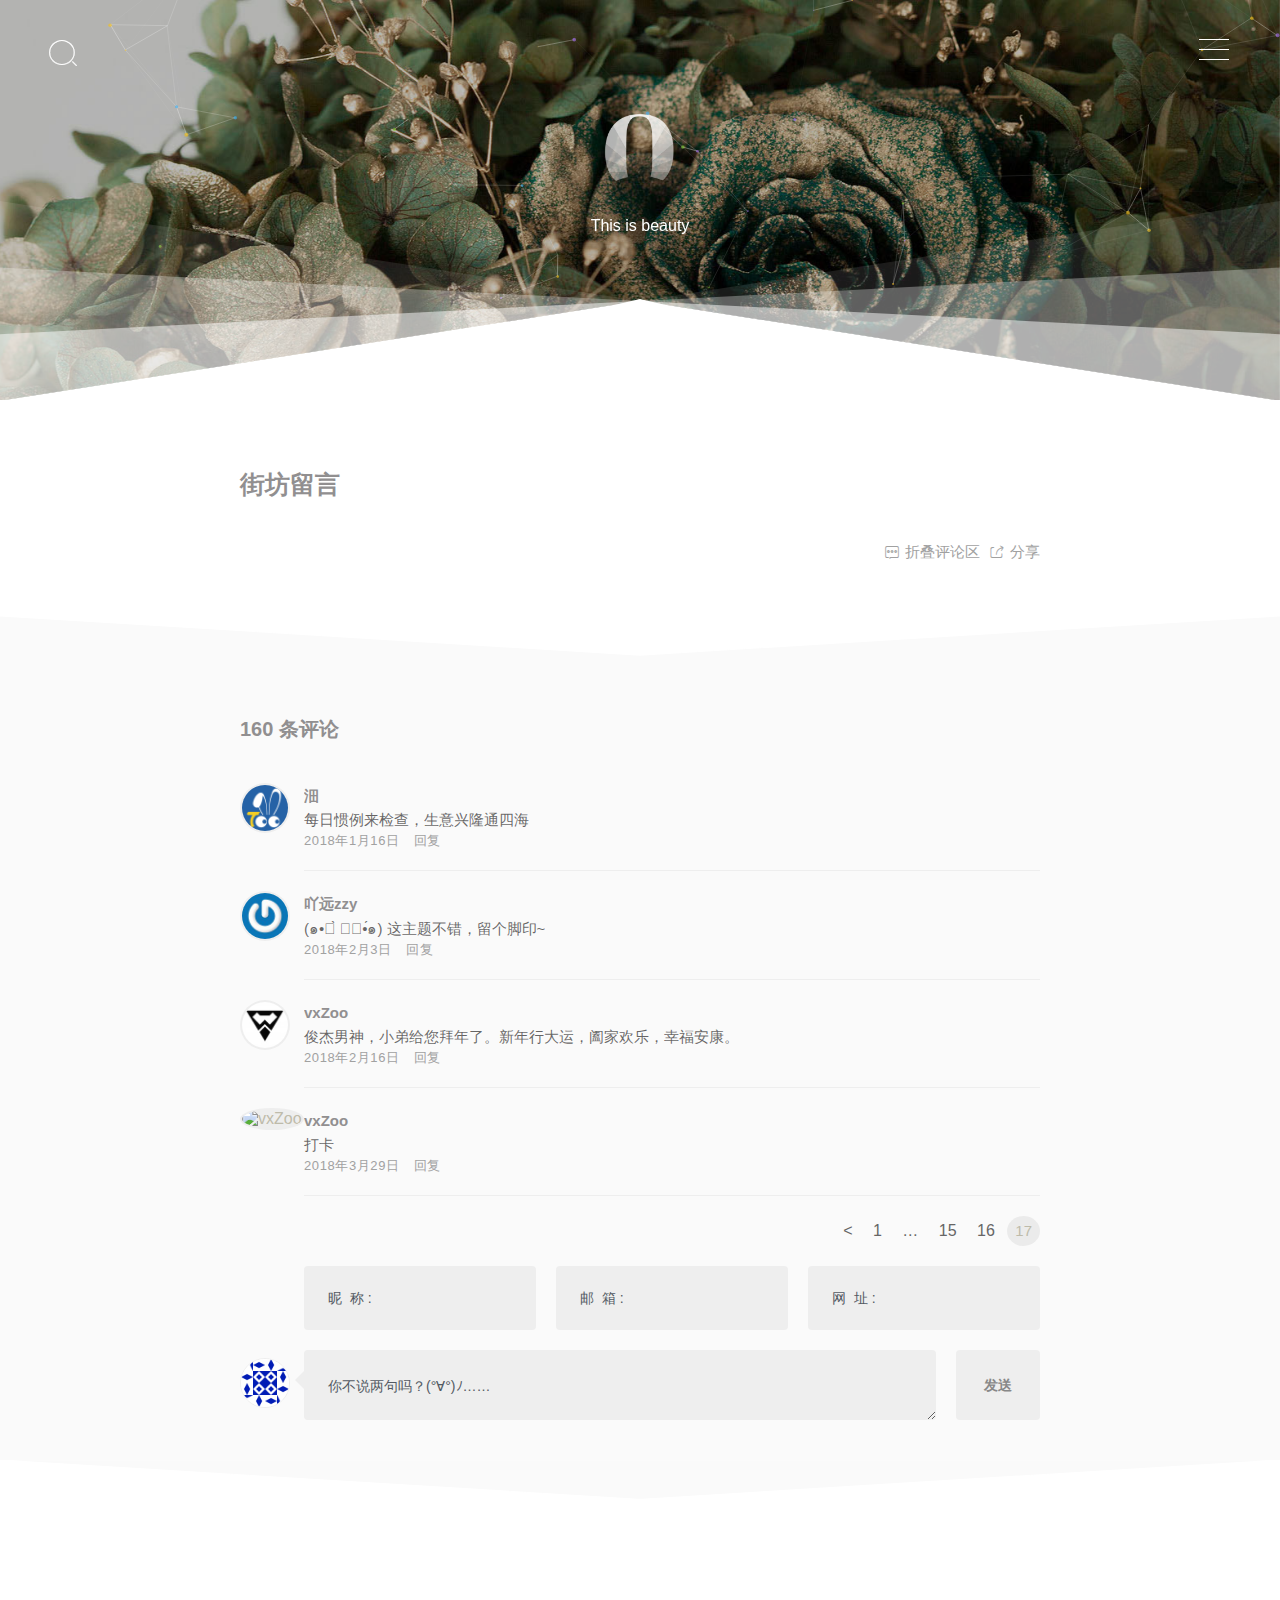
<file: gustbook.html>
<!doctype html>
<html>

<head>
    <meta charset="UTF-8" />
    <meta name="viewport" content="width=device-width, initial-scale=1, maximum-scale=1">
    <title>响应式简单个性个人博客模板</title>
    <meta name="description" content="" />
    <meta name="keywords" content="" />
    <link rel="stylesheet" type="text/css" href="statics/css/index.css" media="all" />
</head>

<body class="home blog custom-background round-avatars">
    <div class="Yarn_Background" style="background-image: url( statics/images/47fb3c_.jpg);"></div>
    <form class="js-search search-form search-form--modal" method="get" action="search.html" role="search">
        <div class="search-form__inner">
            <div>
                <div id="search-container" class="ajax_search">
                    <form method="get" id="searchform" action="">
                        <div class="filter_container">
                            <input type="text" value="" autocomplete="off" placeholder="Type then select or enter" name="s" id="search-input" />
                            <ul id="search_filtered" class="search_filtered"></ul>
                        </div>
                        <input type="submit" name="submit" id="searchsubmit" class="searchsubmit" value="" />
                    </form>
                </div>
            </div>
        </div>
    </form>
    <div class="navi" data-aos="fade-down">
        <div class="bt-nav">
            <div class="line line1"></div>
            <div class="line line2"></div>
            <div class="line line3"></div>
        </div>
        <div class="navbar animated fadeInRight">
            <div class="inner">
                <nav id="site-navigation" class="main-navigation">
                    <div id="main-menu" class="main-menu-container">
                        <div class="menu-menu-container">
                            <ul id="primary-menu" class="menu">
                                <li id="menu-item-17" class="menu-item menu-item-type-custom menu-item-object-custom current-menu-item current_page_item menu-item-home menu-item-17">
                                    <a href="index.html">首页</a>
                                </li>
                                <li id="menu-item-173" class="menu-item menu-item-type-post_type menu-item-object-page menu-item-173">
                                    <a href="update.html">更新</a>
                                </li>
                                <li id="menu-item-78" class="menu-item menu-item-type-post_type menu-item-object-page menu-item-78">
                                    <a href="link.html">链接</a>
                                </li>
                                <li id="menu-item-252" class="menu-item menu-item-type-post_type menu-item-object-page menu-item-has-children menu-item-252">
                                    <a href="archives.html">归档</a>
                                    <ul class="sub-menu">
                                        <li id="menu-item-165" class="menu-item menu-item-type-taxonomy menu-item-object-category menu-item-165">
                                            <a href="">theme</a>
                                        </li>
                                        <li id="menu-item-163" class="menu-item menu-item-type-taxonomy menu-item-object-category menu-item-163">
                                            <a href="">Happen</a>
                                        </li>
                                        <li id="menu-item-924" class="menu-item menu-item-type-taxonomy menu-item-object-category menu-item-924">
                                            <a href="">WeWork</a>
                                        </li>
                                        <li id="menu-item-164" class="menu-item menu-item-type-taxonomy menu-item-object-category menu-item-164">
                                            <a href="">WordPress</a>
                                        </li>
                                    </ul>
                                </li>
                                <li id="menu-item-57" class="menu-item menu-item-type-post_type menu-item-object-page menu-item-57">
                                    <a href="gustbook.html">留言</a>
                                </li>
                            </ul>
                        </div>
                    </div>
                </nav>
                <!-- #site-navigation -->
            </div>
        </div>
    </div>
    <div class="hebin" data-aos="fade-down">
        <i class=" js-toggle-search iconfont">&#xe60e;</i>
    </div>
    <header id="masthead" class="overlay animated from-bottom" itemprop="brand">
        <div class="site-branding text-center">
            <a href="">
                <figure>
                    <img class="custom-logo avatar" src="statics/images/omikron.png" />
                </figure>
            </a>
            <h3 class="blog-description"><p>This is beauty</p></h3>
        </div>
        <!-- .site-branding -->
        <div class="decor-part">
            <div id="particles-js"></div>
        </div>
        <div class="animation-header">
            <div class="decor-wrapper">
                <svg id="header-decor" class="decor bottom" xmlns="http://www.w3.org/2000/svg" version="1.1" viewBox="0 0 100 100" preserveAspectRatio="none">
                    <path class="large left" d="M0 0 L50 50 L0 100" fill="rgba(255,255,255, .1)"></path>
                    <path class="large right" d="M100 0 L50 50 L100 100" fill="rgba(255,255,255, .1)"></path>
                    <path class="medium left" d="M0 100 L50 50 L0 33.3" fill="rgba(255,255,255, .3)"></path>
                    <path class="medium right" d="M100 100 L50 50 L100 33.3" fill="rgba(255,255,255, .3)"></path>
                    <path class="small left" d="M0 100 L50 50 L0 66.6" fill="rgba(255,255,255, .5)"></path>
                    <path class="small right" d="M100 100 L50 50 L100 66.6" fill="rgba(255,255,255, .5)"></path>
                    <path d="M0 99.9 L50 49.9 L100 99.9 L0 99.9" fill="rgba(255,255,255, 1)"></path>
                    <path d="M48 52 L50 49 L52 52 L48 52" fill="rgba(255,255,255, 1)"></path>
                </svg>
            </div>
        </div>
    </header>
    <div id="main" class="content">
        <div class="container">
            <article id="post-2" class="js-gallery post-2 page type-page status-publish has-post-thumbnail hentry">
                <style>
                .meta {
                    display: none;
                }

                #NextPrevPosts {
                    margin: 0;
                    visibility: hidden;
                }
                </style>
                <section class="post_content">
                    <header class="post_header">
                        <h1 class="post_title">街坊留言</h1>
                    </header>
                    <div class="meta split split--responsive cf" style="display: block;">
                        <div id="social-share"><span class="entypo-share"><i class="iconfont">&#xe614;</i>分享</span></div>
                        <div class="slide">
                            <a class="btn-slide" title="switch down"><i class="iconfont">&#xe615;</i>折叠评论区</a>
                        </div>
                    </div>
                </section>
            </article>
        </div>
        <svg id="upTriangleColor" width="100%" height="40" viewBox="0 0 100 102" preserveAspectRatio="none">
            <path d="M0 0 L50 100 L100 0 Z"></path>
        </svg>
        <div id="social">
            <ul>
                <li>
                    <a href="" title="qzone" target="_blank"><i class="iconfont">&#xe67f;</i></a>
                </li>
                <li>
                    <a href="" title="weibo" target="_blank"><i class="iconfont">&#xe680;</i></a>
                </li>
                <li>
                    <a href="" title="douban" target="_blank"><i class="iconfont">&#xe681;</i></a>
                </li>
                <li>
                    <a href="" title="twitter" target="_blank"><i class="iconfont">&#xe683;</i></a>
                </li>
            </ul>
        </div>
        <div id="panel">
            <div class="comment-area">
                <section class="comments">
                    <div class="comments-main">
                        <div id="comments-list-title"><span>160</span> 条评论 </div>
                        <div id="loading-comments">
                            <div class="host">
                                <div class="loading loading-0"></div>
                                <div class="loading loading-1"></div>
                                <div class="loading loading-2"></div>
                            </div>
                        </div>
                        <ul class="commentwrap">
                            <li class="comment even thread-even depth-1" id="li-comment-">
                                <div id="comment-936" class="comment_body contents">
                                    <div class="profile">
                                        <a href=""><img src="statics/images/d9885b7dc7a78f9cadfb81be7512d630.png" class="gravatar" alt="沺"></a>
                                    </div>
                                    <div class="main shadow">
                                        <div class="commentinfo">
                                            <section class="commeta">
                                                <div class="shang">
                                                    <h4 class="author"><a href="" target="_blank"><img src="statics/images/d9885b7dc7a78f9cadfb81be7512d630.png" class="gravatarsmall" alt="沺">沺</a></h4>
                                                </div>
                                            </section>
                                        </div>
                                        <div class="body">
                                            <p>每日惯例来检查，生意兴隆通四海</p>
                                        </div>
                                        <div class="xia info">
                                            <span><time datetime="2018-01-16">2018年1月16日</time></span>
                                            <span><a rel='nofollow' class='comment-reply-link' href='' onclick='return addComment.moveForm( "comment-936", "936", "respond", "2" )' aria-label='回复给沺'>回复</a></span>
                                        </div>
                                    </div>
                                </div>
                            </li>
                            <!-- #comment-## -->
                            <li class="comment odd alt thread-odd thread-alt depth-1" id="li-comment-">
                                <div id="comment-949" class="comment_body contents">
                                    <div class="profile">
                                        <a href=""><img src="statics/images/573594c6f0bb6559381e5acf27845208.jpg" class="gravatar" alt="吖远zzy"></a>
                                    </div>
                                    <div class="main shadow">
                                        <div class="commentinfo">
                                            <section class="commeta">
                                                <div class="shang">
                                                    <h4 class="author"><a href="" target="_blank"><img src="statics/images/573594c6f0bb6559381e5acf27845208.jpg" class="gravatarsmall" alt="吖远zzy">吖远zzy</a></h4>
                                                </div>
                                            </section>
                                        </div>
                                        <div class="body">
                                            <p>(๑•॒̀ ູ॒•́๑) 这主题不错，留个脚印~</p>
                                        </div>
                                        <div class="xia info">
                                            <span><time datetime="2018-02-03">2018年2月3日</time></span>
                                            <span><a rel='nofollow' class='comment-reply-link' href='' onclick='return addComment.moveForm( "comment-949", "949", "respond", "2" )' aria-label='回复给吖远zzy'>回复</a></span>
                                        </div>
                                    </div>
                                </div>
                            </li>
                            <!-- #comment-## -->
                            <li class="comment even thread-even depth-1" id="li-comment-">
                                <div id="comment-959" class="comment_body contents">
                                    <div class="profile">
                                        <a href=""><img src="statics/images/b8b61f04b19de2e728bfef9dcc4332d5.jpeg" class="gravatar" alt="vxZoo"></a>
                                    </div>
                                    <div class="main shadow">
                                        <div class="commentinfo">
                                            <section class="commeta">
                                                <div class="shang">
                                                    <h4 class="author"><a href="" target="_blank"><img src="statics/images/b8b61f04b19de2e728bfef9dcc4332d5.jpeg" class="gravatarsmall" alt="vxZoo">vxZoo</a></h4>
                                                </div>
                                            </section>
                                        </div>
                                        <div class="body">
                                            <p>俊杰男神，小弟给您拜年了。新年行大运，阖家欢乐，幸福安康。</p>
                                        </div>
                                        <div class="xia info">
                                            <span><time datetime="2018-02-16">2018年2月16日</time></span>
                                            <span><a rel='nofollow' class='comment-reply-link' href='' onclick='return addComment.moveForm( "comment-959", "959", "respond", "2" )' aria-label='回复给vxZoo'>回复</a></span>
                                        </div>
                                    </div>
                                </div>
                            </li>
                            <!-- #comment-## -->
                            <li class="comment odd alt thread-odd thread-alt depth-1" id="li-comment-">
                                <div id="comment-986" class="comment_body contents">
                                    <div class="profile">
                                        <a href=""><img src="statics/images/b8b61f04b19de2e728bfef9dcc4332d5.jpeg" class="gravatar" alt="vxZoo"></a>
                                    </div>
                                    <div class="main shadow">
                                        <div class="commentinfo">
                                            <section class="commeta">
                                                <div class="shang">
                                                    <h4 class="author"><a href="" target="_blank"><img src="statics/images/b8b61f04b19de2e728bfef9dcc4332d5.jpeg" class="gravatarsmall" alt="vxZoo">vxZoo</a></h4>
                                                </div>
                                            </section>
                                        </div>
                                        <div class="body">
                                            <p>打卡</p>
                                        </div>
                                        <div class="xia info">
                                            <span><time datetime="2018-03-29">2018年3月29日</time></span>
                                            <span><a rel='nofollow' class='comment-reply-link' href='' onclick='return addComment.moveForm( "comment-986", "986", "respond", "2" )' aria-label='回复给vxZoo'>回复</a></span>
                                        </div>
                                    </div>
                                </div>
                            </li>
                            <!-- #comment-## -->
                        </ul>
                        <nav id="comments-navi">
                            <a class="prev page-numbers" href="">
                                <</a>
                                    <a class='page-numbers' href='#'>1</a>
                                    <span class="page-numbers dots">&hellip;</span>
                                    <a class='page-numbers' href='#'>15</a>
                                    <a class='page-numbers' href='#'>16</a>
                                    <span aria-current='page' class='page-numbers current'>17</span></nav>
                        <div id="respond" class="comment-respond">
                            <h6 id="replytitle" class="comment-reply-title"><a rel="nofollow" id="cancel-comment-reply-link" href="" style="display:none;">取消</a></h6>
                            <form action="#" method="post" id="commentform" class="clearfix">
                                <div class="clearfix"></div>
                                <div class="author-info">
                                    <input type="text" name="author" id="author" placeholder="昵  称 : " value="" tabindex="1" title="Name (required)" />
                                    <input type="text" name="email" id="email" placeholder="邮  箱 : " value="" tabindex="2" title="E-mail(will not be published) required" />
                                    <input type="text" name="url" id="url" placeholder="网  址 : " value="" tabindex="3" title="Website" />
                                </div>
                                <div class="clearfix"></div>
                                <input type='hidden' name='comment_post_ID' value='2' id='comment_post_ID' />
                                <input type='hidden' name='comment_parent' id='comment_parent' value='0' />
                                <p style="display: none;">
                                    <input type="hidden" id="akismet_comment_nonce" name="akismet_comment_nonce" value="44ac0661b8" />
                                </p>
                                <p style="display: none;">
                                    <input type="hidden" id="ak_js" name="ak_js" value="105" />
                                </p>
                                <div class="comment-form-info">
                                    <div class="real-time-gravatar"> <img id="real-time-gravatar" src="statics/images/d41d8cd98f00b204e9800998ecf8427e.png" alt="gravatar头像" />
                                    </div>
                                    <p class="input-row">
                                        <i class="row-icon"></i>
                                        <textarea class="text_area" rows="3" cols="80" name="comment" id="comment" tabindex="4" placeholder="你不说两句吗？(°∀°)ﾉ……"></textarea>
                                        <input type="submit" name="submit" class="button" id="submit" tabindex="5" value="发送" />
                                    </p>
                                </div>
                            </form>
                        </div>
                    </div>
                </section>
            </div>
        </div>
        <svg id="dwTriangleColor" width="100%" height="40" viewBox="0 0 100 102" preserveAspectRatio="none">
            <path d="M0 0 L50 100 L100 0 Z"></path>
        </svg>
        <div class="wrapper">
        </div>
    </div>
    <footer id="footer" class="overlay animated from-top">
        <div class="decor-wrapper">
            <svg id="footer-decor" class="decor top" xmlns="http://www.w3.org/2000/svg" version="1.1" viewBox="0 0 100 100" preserveAspectRatio="none">
                <path class="large left" d="M0 0 L50 50 L0 100" fill="rgba(255,255,255, .1)"></path>
                <path class="large right" d="M100 0 L50 50 L100 100" fill="rgba(255,255,255, .1)"></path>
                <path class="medium left" d="M0 0 L50 50 L0 66.6" fill="rgba(255,255,255, .3)"></path>
                <path class="medium right" d="M100 0 L50 50 L100 66.6" fill="rgba(255,255,255, .3)"></path>
                <path class="small left" d="M0 0 L50 50 L0 33.3" fill="rgba(255,255,255, .5)"></path>
                <path class="small right" d="M100 0 L50 50 L100 33.3" fill="rgba(255,255,255, .5)"></path>
                <path d="M0 0 L50 50 L100 0 L0 0" fill="rgba(255,255,255, 1)"></path>
                <path d="M48 48 L50 51 L52 48 L48 48" fill="rgba(255,255,255, 1)"></path>
            </svg>
        </div>
        <div class="socialize" data-aos="zoom-in">
            <li>
                <a title="weibo" class="socialicon" href=""><i class="iconfont" aria-hidden="true">&#xe601;</i></a>
            </li>
            <li class="wechat">
                <a class="socialicon"><i class="iconfont">&#xe609;</i></a>
                <div class="wechatimg"><img src="statics/images/49D3746D-7519-B709-83E4-65BD1927C4E7.jpg"></div>
            </li>
            <li>
                <a title="QQ" class="socialicon" href="" target="_blank"><i class="iconfont" aria-hidden="true">&#xe616;</i></a>
            </li>
        </div>
        <div class="cr">
            Copyright&copy;2018. Design by
            <a href="">17sucai</a>
        </div>
        <script type='text/javascript' src='statics/js/jquery.min.js'></script>
        <script type='text/javascript' src='statics/js/plugins.js'></script>
        <script type='text/javascript' src='statics/js/script.js'></script>
        <script type='text/javascript' src='statics/js/particles.js'></script>
        <script type='text/javascript' src='statics/js/aos.js'></script>
</body>

</html>
</file>
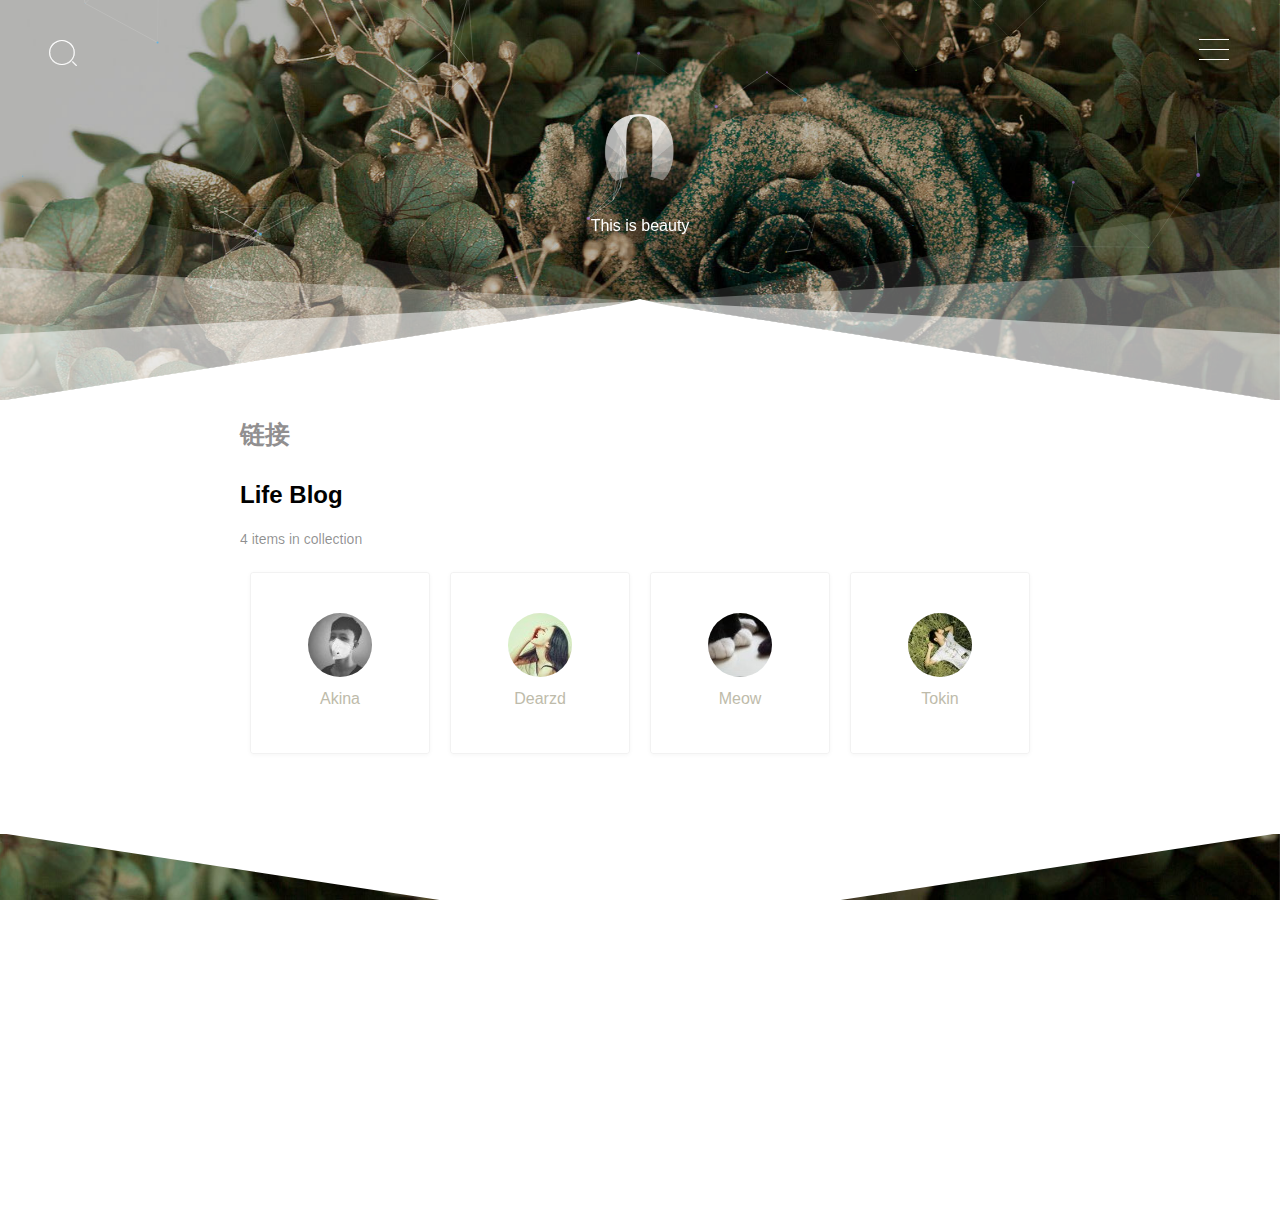
<file: link.html>
<!doctype html>
<html>

<head>
    <meta charset="UTF-8" />
    <meta name="viewport" content="width=device-width, initial-scale=1, maximum-scale=1">
    <title>响应式简单个性个人博客模板</title>
    <meta name="description" content="" />
    <meta name="keywords" content="" />
    <link rel="stylesheet" type="text/css" href="statics/css/index.css" media="all" />
</head>

<body class="home blog custom-background round-avatars">
    <div class="Yarn_Background" style="background-image: url( statics/images/47fb3c_.jpg);"></div>
    <form class="js-search search-form search-form--modal" method="get" action="search.html" role="search">
        <div class="search-form__inner">
            <div>
                <div id="search-container" class="ajax_search">
                    <form method="get" id="searchform" action="">
                        <div class="filter_container">
                            <input type="text" value="" autocomplete="off" placeholder="Type then select or enter" name="s" id="search-input" />
                            <ul id="search_filtered" class="search_filtered"></ul>
                        </div>
                        <input type="submit" name="submit" id="searchsubmit" class="searchsubmit" value="" />
                    </form>
                </div>
            </div>
        </div>
    </form>
    <div class="navi" data-aos="fade-down">
        <div class="bt-nav">
            <div class="line line1"></div>
            <div class="line line2"></div>
            <div class="line line3"></div>
        </div>
        <div class="navbar animated fadeInRight">
            <div class="inner">
                <nav id="site-navigation" class="main-navigation">
                    <div id="main-menu" class="main-menu-container">
                        <div class="menu-menu-container">
                            <ul id="primary-menu" class="menu">
                                <li id="menu-item-17" class="menu-item menu-item-type-custom menu-item-object-custom current-menu-item current_page_item menu-item-home menu-item-17">
                                    <a href="index.html">首页</a>
                                </li>
                                <li id="menu-item-173" class="menu-item menu-item-type-post_type menu-item-object-page menu-item-173">
                                    <a href="update.html">更新</a>
                                </li>
                                <li id="menu-item-78" class="menu-item menu-item-type-post_type menu-item-object-page menu-item-78">
                                    <a href="link.html">链接</a>
                                </li>
                                <li id="menu-item-252" class="menu-item menu-item-type-post_type menu-item-object-page menu-item-has-children menu-item-252">
                                    <a href="archives.html">归档</a>
                                    <ul class="sub-menu">
                                        <li id="menu-item-165" class="menu-item menu-item-type-taxonomy menu-item-object-category menu-item-165">
                                            <a href="">theme</a>
                                        </li>
                                        <li id="menu-item-163" class="menu-item menu-item-type-taxonomy menu-item-object-category menu-item-163">
                                            <a href="">Happen</a>
                                        </li>
                                        <li id="menu-item-924" class="menu-item menu-item-type-taxonomy menu-item-object-category menu-item-924">
                                            <a href="">WeWork</a>
                                        </li>
                                        <li id="menu-item-164" class="menu-item menu-item-type-taxonomy menu-item-object-category menu-item-164">
                                            <a href="">WordPress</a>
                                        </li>
                                    </ul>
                                </li>
                                <li id="menu-item-57" class="menu-item menu-item-type-post_type menu-item-object-page menu-item-57">
                                    <a href="gustbook.html">留言</a>
                                </li>
                            </ul>
                        </div>
                    </div>
                </nav>
                <!-- #site-navigation -->
            </div>
        </div>
    </div>
    <div class="hebin" data-aos="fade-down">
        <i class=" js-toggle-search iconfont">&#xe60e;</i>
    </div>
    <header id="masthead" class="overlay animated from-bottom" itemprop="brand">
        <div class="site-branding text-center">
            <a href="">
                <figure>
                    <img class="custom-logo avatar" src="statics/images/omikron.png" />
                </figure>
            </a>
            <h3 class="blog-description"><p>This is beauty</p></h3>
        </div>
        <!-- .site-branding -->
        <div class="decor-part">
            <div id="particles-js"></div>
        </div>
        <div class="animation-header">
            <div class="decor-wrapper">
                <svg id="header-decor" class="decor bottom" xmlns="http://www.w3.org/2000/svg" version="1.1" viewBox="0 0 100 100" preserveAspectRatio="none">
                    <path class="large left" d="M0 0 L50 50 L0 100" fill="rgba(255,255,255, .1)"></path>
                    <path class="large right" d="M100 0 L50 50 L100 100" fill="rgba(255,255,255, .1)"></path>
                    <path class="medium left" d="M0 100 L50 50 L0 33.3" fill="rgba(255,255,255, .3)"></path>
                    <path class="medium right" d="M100 100 L50 50 L100 33.3" fill="rgba(255,255,255, .3)"></path>
                    <path class="small left" d="M0 100 L50 50 L0 66.6" fill="rgba(255,255,255, .5)"></path>
                    <path class="small right" d="M100 100 L50 50 L100 66.6" fill="rgba(255,255,255, .5)"></path>
                    <path d="M0 99.9 L50 49.9 L100 99.9 L0 99.9" fill="rgba(255,255,255, 1)"></path>
                    <path d="M48 52 L50 49 L52 52 L48 52" fill="rgba(255,255,255, 1)"></path>
                </svg>
            </div>
        </div>
    </header>
    <div id="main" class="content">
        <div class="container">
            <style>
            body.custom-background {
                background: #fff
            }

            .container {
                padding: 10px 0px;
            }
            </style>
            <section class="post_content">
                <header class="post_header">
                    <h1 class="post_title">链接</h1>
                </header>
                <div class="links">
                    <h3 class="catalog-title">Life Blog</h3>
                    <div class="catalog-description"></div>
                    <div class="catalog-share">4 items in collection</div>
                    <div class="userItems">
                        <div class="userItem">
                            <div class="userItem--inner">
                                <div class="userItem-content"><img alt='' src='statics/images/8e5da64c712d2bb59235d8d746108cb1.jpeg' class='avatar avatar-64 photo' height='64' width='64' />
                                    <div class="userItem-name">
                                        <a class="link link--primary" href="#" target="_blank">Akina</a>
                                    </div>
                                </div>
                            </div>
                        </div>
                        <div class="userItem">
                            <div class="userItem--inner">
                                <div class="userItem-content"><img alt='' src='statics/images/89aeed9e656e1f7fbb04691aa3b38252.jpeg' class='avatar avatar-64 photo' height='64' width='64' />
                                    <div class="userItem-name">
                                        <a class="link link--primary" href="#" target="_blank">Dearzd</a>
                                    </div>
                                </div>
                            </div>
                        </div>
                        <div class="userItem">
                            <div class="userItem--inner">
                                <div class="userItem-content"><img alt='' src='statics/images/d52a89521eb0cdb4efb343fb63ce3986.jpeg' class='avatar avatar-64 photo' height='64' width='64' />
                                    <div class="userItem-name">
                                        <a class="link link--primary" href="#" target="_blank">Meow</a>
                                    </div>
                                </div>
                            </div>
                        </div>
                        <div class="userItem">
                            <div class="userItem--inner">
                                <div class="userItem-content"><img alt='' src='statics/images/22278c1d83002246dca48b52e306b1c9.jpeg' class='avatar avatar-64 photo' height='64' width='64' />
                                    <div class="userItem-name">
                                        <a class="link link--primary" href="#" target="_blank">Tokin</a>
                                    </div>
                                </div>
                            </div>
                        </div>
                    </div>
                </div>
            </section>
        </div>
    </div>
    <footer id="footer" class="overlay animated from-top">
        <div class="decor-wrapper">
            <svg id="footer-decor" class="decor top" xmlns="http://www.w3.org/2000/svg" version="1.1" viewBox="0 0 100 100" preserveAspectRatio="none">
                <path class="large left" d="M0 0 L50 50 L0 100" fill="rgba(255,255,255, .1)"></path>
                <path class="large right" d="M100 0 L50 50 L100 100" fill="rgba(255,255,255, .1)"></path>
                <path class="medium left" d="M0 0 L50 50 L0 66.6" fill="rgba(255,255,255, .3)"></path>
                <path class="medium right" d="M100 0 L50 50 L100 66.6" fill="rgba(255,255,255, .3)"></path>
                <path class="small left" d="M0 0 L50 50 L0 33.3" fill="rgba(255,255,255, .5)"></path>
                <path class="small right" d="M100 0 L50 50 L100 33.3" fill="rgba(255,255,255, .5)"></path>
                <path d="M0 0 L50 50 L100 0 L0 0" fill="rgba(255,255,255, 1)"></path>
                <path d="M48 48 L50 51 L52 48 L48 48" fill="rgba(255,255,255, 1)"></path>
            </svg>
        </div>
        <div class="socialize" data-aos="zoom-in">
            <li>
                <a title="weibo" class="socialicon" href=""><i class="iconfont" aria-hidden="true">&#xe601;</i></a>
            </li>
            <li class="wechat">
                <a class="socialicon"><i class="iconfont">&#xe609;</i></a>
                <div class="wechatimg"><img src="statics/images/49D3746D-7519-B709-83E4-65BD1927C4E7.jpg"></div>
            </li>
            <li>
                <a title="QQ" class="socialicon" href="" target="_blank"><i class="iconfont" aria-hidden="true">&#xe616;</i></a>
            </li>
        </div>
        <div class="cr">
            Copyright&copy;2018. Design by
            <a href="">17sucai</a>
        </div>
        <script type='text/javascript' src='statics/js/jquery.min.js'></script>
        <script type='text/javascript' src='statics/js/plugins.js'></script>
        <script type='text/javascript' src='statics/js/script.js'></script>
        <script type='text/javascript' src='statics/js/particles.js'></script>
        <script type='text/javascript' src='statics/js/aos.js'></script>
</body>

</html>
</file>
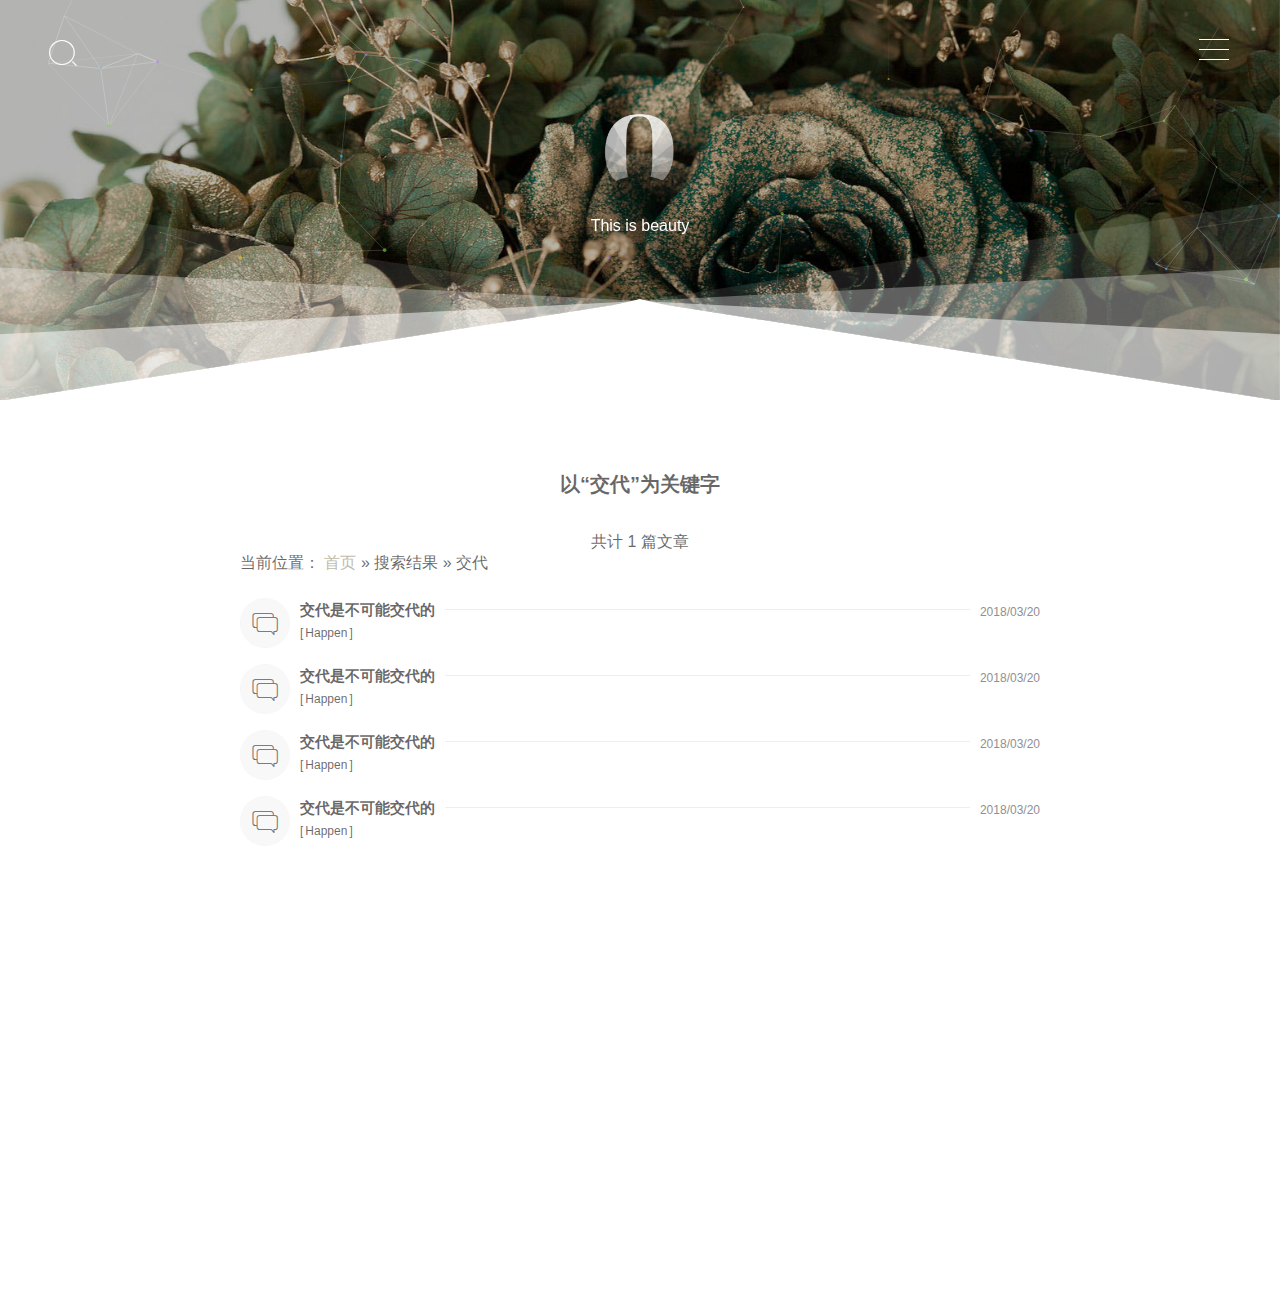
<file: search.html>
<!doctype html>
<html>

<head>
    <meta charset="UTF-8" />
    <meta name="viewport" content="width=device-width, initial-scale=1, maximum-scale=1">
    <title>响应式简单个性个人博客模板</title>
    <meta name="description" content="" />
    <meta name="keywords" content="" />
    <link rel="stylesheet" type="text/css" href="statics/css/index.css" media="all" />
</head>

<body class="home blog custom-background round-avatars">
    <div class="Yarn_Background" style="background-image: url( statics/images/47fb3c_.jpg);"></div>
    <form class="js-search search-form search-form--modal" method="get" action="search.html" role="search">
        <div class="search-form__inner">
            <div>
                <div id="search-container" class="ajax_search">
                    <form method="get" id="searchform" action="">
                        <div class="filter_container">
                            <input type="text" value="" autocomplete="off" placeholder="Type then select or enter" name="s" id="search-input" />
                            <ul id="search_filtered" class="search_filtered"></ul>
                        </div>
                        <input type="submit" name="submit" id="searchsubmit" class="searchsubmit" value="" />
                    </form>
                </div>
            </div>
        </div>
    </form>
    <div class="navi" data-aos="fade-down">
        <div class="bt-nav">
            <div class="line line1"></div>
            <div class="line line2"></div>
            <div class="line line3"></div>
        </div>
        <div class="navbar animated fadeInRight">
            <div class="inner">
                <nav id="site-navigation" class="main-navigation">
                    <div id="main-menu" class="main-menu-container">
                        <div class="menu-menu-container">
                            <ul id="primary-menu" class="menu">
                                <li id="menu-item-17" class="menu-item menu-item-type-custom menu-item-object-custom current-menu-item current_page_item menu-item-home menu-item-17">
                                    <a href="index.html">首页</a>
                                </li>
                                <li id="menu-item-173" class="menu-item menu-item-type-post_type menu-item-object-page menu-item-173">
                                    <a href="update.html">更新</a>
                                </li>
                                <li id="menu-item-78" class="menu-item menu-item-type-post_type menu-item-object-page menu-item-78">
                                    <a href="link.html">链接</a>
                                </li>
                                <li id="menu-item-252" class="menu-item menu-item-type-post_type menu-item-object-page menu-item-has-children menu-item-252">
                                    <a href="archives.html">归档</a>
                                    <ul class="sub-menu">
                                        <li id="menu-item-165" class="menu-item menu-item-type-taxonomy menu-item-object-category menu-item-165">
                                            <a href="">theme</a>
                                        </li>
                                        <li id="menu-item-163" class="menu-item menu-item-type-taxonomy menu-item-object-category menu-item-163">
                                            <a href="">Happen</a>
                                        </li>
                                        <li id="menu-item-924" class="menu-item menu-item-type-taxonomy menu-item-object-category menu-item-924">
                                            <a href="">WeWork</a>
                                        </li>
                                        <li id="menu-item-164" class="menu-item menu-item-type-taxonomy menu-item-object-category menu-item-164">
                                            <a href="">WordPress</a>
                                        </li>
                                    </ul>
                                </li>
                                <li id="menu-item-57" class="menu-item menu-item-type-post_type menu-item-object-page menu-item-57">
                                    <a href="gustbook.html">留言</a>
                                </li>
                            </ul>
                        </div>
                    </div>
                </nav>
                <!-- #site-navigation -->
            </div>
        </div>
    </div>
    <div class="hebin" data-aos="fade-down">
        <i class=" js-toggle-search iconfont">&#xe60e;</i>
    </div>
    <header id="masthead" class="overlay animated from-bottom" itemprop="brand">
        <div class="site-branding text-center">
            <a href="">
                <figure>
                    <img class="custom-logo avatar" src="statics/images/omikron.png" />
                </figure>
            </a>
            <h3 class="blog-description"><p>This is beauty</p></h3>
        </div>
        <!-- .site-branding -->
        <div class="decor-part">
            <div id="particles-js"></div>
        </div>
        <div class="animation-header">
            <div class="decor-wrapper">
                <svg id="header-decor" class="decor bottom" xmlns="http://www.w3.org/2000/svg" version="1.1" viewBox="0 0 100 100" preserveAspectRatio="none">
                    <path class="large left" d="M0 0 L50 50 L0 100" fill="rgba(255,255,255, .1)"></path>
                    <path class="large right" d="M100 0 L50 50 L100 100" fill="rgba(255,255,255, .1)"></path>
                    <path class="medium left" d="M0 100 L50 50 L0 33.3" fill="rgba(255,255,255, .3)"></path>
                    <path class="medium right" d="M100 100 L50 50 L100 33.3" fill="rgba(255,255,255, .3)"></path>
                    <path class="small left" d="M0 100 L50 50 L0 66.6" fill="rgba(255,255,255, .5)"></path>
                    <path class="small right" d="M100 100 L50 50 L100 66.6" fill="rgba(255,255,255, .5)"></path>
                    <path d="M0 99.9 L50 49.9 L100 99.9 L0 99.9" fill="rgba(255,255,255, 1)"></path>
                    <path d="M48 52 L50 49 L52 52 L48 52" fill="rgba(255,255,255, 1)"></path>
                </svg>
            </div>
        </div>
    </header>
    <div id="main" class="content">
        <div class="container">
            <h1 class="page-title">以&ldquo;交代&rdquo;为关键字</h1>
            <p class="Searchmeta">共计 1 篇文章</p>
            <div class="location">当前位置：
                <a href="">首页</a> &raquo; 搜索结果 &raquo; 交代
            </div>
            <div class="posts-list js-posts">
                <div class="archive-post">
                    <div class="type">
                        <div class="mask"><i class="iconfont">&#xe603;</i></div>
                    </div>
                    <h2 class="archive-title" style="color: #">

					<span>
					
					<a href="">交代是不可能交代的</a>
					
					</span>
					
					<div class="post-time">2018/03/20</div>

				</h2>
                    <div class="post-category">
                        <a href="" rel="category tag">Happen</a>
                    </div>
                </div>
            </div>
            <div class="posts-list js-posts">
                <div class="archive-post">
                    <div class="type">
                        <div class="mask"><i class="iconfont">&#xe603;</i></div>
                    </div>
                    <h2 class="archive-title" style="color: #">

					<span>
					
					<a href="">交代是不可能交代的</a>
					
					</span>
					
					<div class="post-time">2018/03/20</div>

				</h2>
                    <div class="post-category">
                        <a href="" rel="category tag">Happen</a>
                    </div>
                </div>
            </div>
            <div class="posts-list js-posts">
                <div class="archive-post">
                    <div class="type">
                        <div class="mask"><i class="iconfont">&#xe603;</i></div>
                    </div>
                    <h2 class="archive-title" style="color: #">

					<span>
					
					<a href="">交代是不可能交代的</a>
					
					</span>
					
					<div class="post-time">2018/03/20</div>

				</h2>
                    <div class="post-category">
                        <a href="" rel="category tag">Happen</a>
                    </div>
                </div>
            </div>
            <div class="posts-list js-posts">
                <div class="archive-post">
                    <div class="type">
                        <div class="mask"><i class="iconfont">&#xe603;</i></div>
                    </div>
                    <h2 class="archive-title" style="color: #">

					<span>
					
					<a href="">交代是不可能交代的</a>
					
					</span>
					
					<div class="post-time">2018/03/20</div>

				</h2>
                    <div class="post-category">
                        <a href="" rel="category tag">Happen</a>
                    </div>
                </div>
            </div>
            <div class="mt+">
                <div class="pagination js-pagination">
                    <div class="js-next pagination__load"></div>
                </div>
            </div>
        </div>
    </div>
    <footer id="footer" class="overlay animated from-top">
        <div class="decor-wrapper">
            <svg id="footer-decor" class="decor top" xmlns="http://www.w3.org/2000/svg" version="1.1" viewBox="0 0 100 100" preserveAspectRatio="none">
                <path class="large left" d="M0 0 L50 50 L0 100" fill="rgba(255,255,255, .1)"></path>
                <path class="large right" d="M100 0 L50 50 L100 100" fill="rgba(255,255,255, .1)"></path>
                <path class="medium left" d="M0 0 L50 50 L0 66.6" fill="rgba(255,255,255, .3)"></path>
                <path class="medium right" d="M100 0 L50 50 L100 66.6" fill="rgba(255,255,255, .3)"></path>
                <path class="small left" d="M0 0 L50 50 L0 33.3" fill="rgba(255,255,255, .5)"></path>
                <path class="small right" d="M100 0 L50 50 L100 33.3" fill="rgba(255,255,255, .5)"></path>
                <path d="M0 0 L50 50 L100 0 L0 0" fill="rgba(255,255,255, 1)"></path>
                <path d="M48 48 L50 51 L52 48 L48 48" fill="rgba(255,255,255, 1)"></path>
            </svg>
        </div>
        <div class="socialize" data-aos="zoom-in">
            <li>
                <a title="weibo" class="socialicon" href=""><i class="iconfont" aria-hidden="true">&#xe601;</i></a>
            </li>
            <li class="wechat">
                <a class="socialicon"><i class="iconfont">&#xe609;</i></a>
                <div class="wechatimg"><img src="statics/images/49D3746D-7519-B709-83E4-65BD1927C4E7.jpg"></div>
            </li>
            <li>
                <a title="QQ" class="socialicon" href="" target="_blank"><i class="iconfont" aria-hidden="true">&#xe616;</i></a>
            </li>
        </div>
        <div class="cr">
            Copyright&copy;2018. Design by
            <a href="">17sucai</a>
        </div>
        <script type='text/javascript' src='statics/js/jquery.min.js'></script>
        <script type='text/javascript' src='statics/js/plugins.js'></script>
        <script type='text/javascript' src='statics/js/script.js'></script>
        <script type='text/javascript' src='statics/js/particles.js'></script>
        <script type='text/javascript' src='statics/js/aos.js'></script>
</body>

</html>
</file>
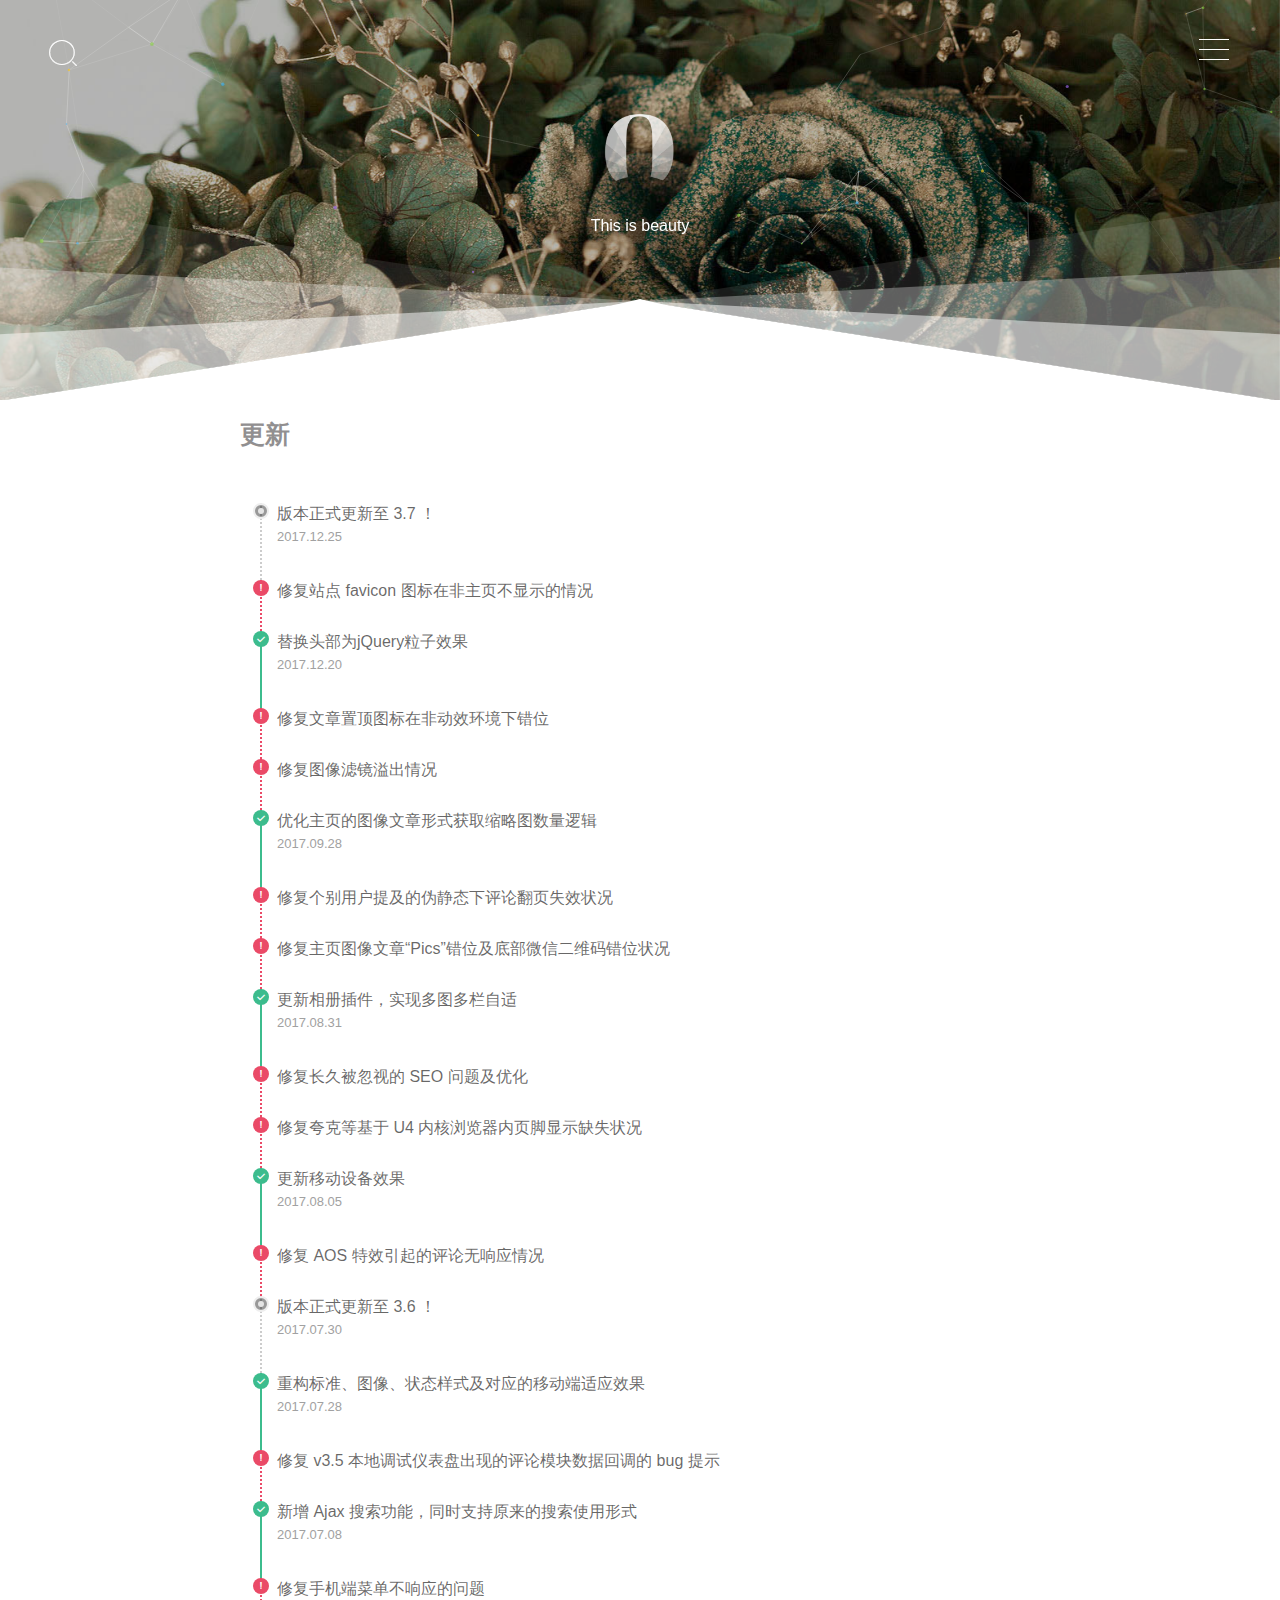
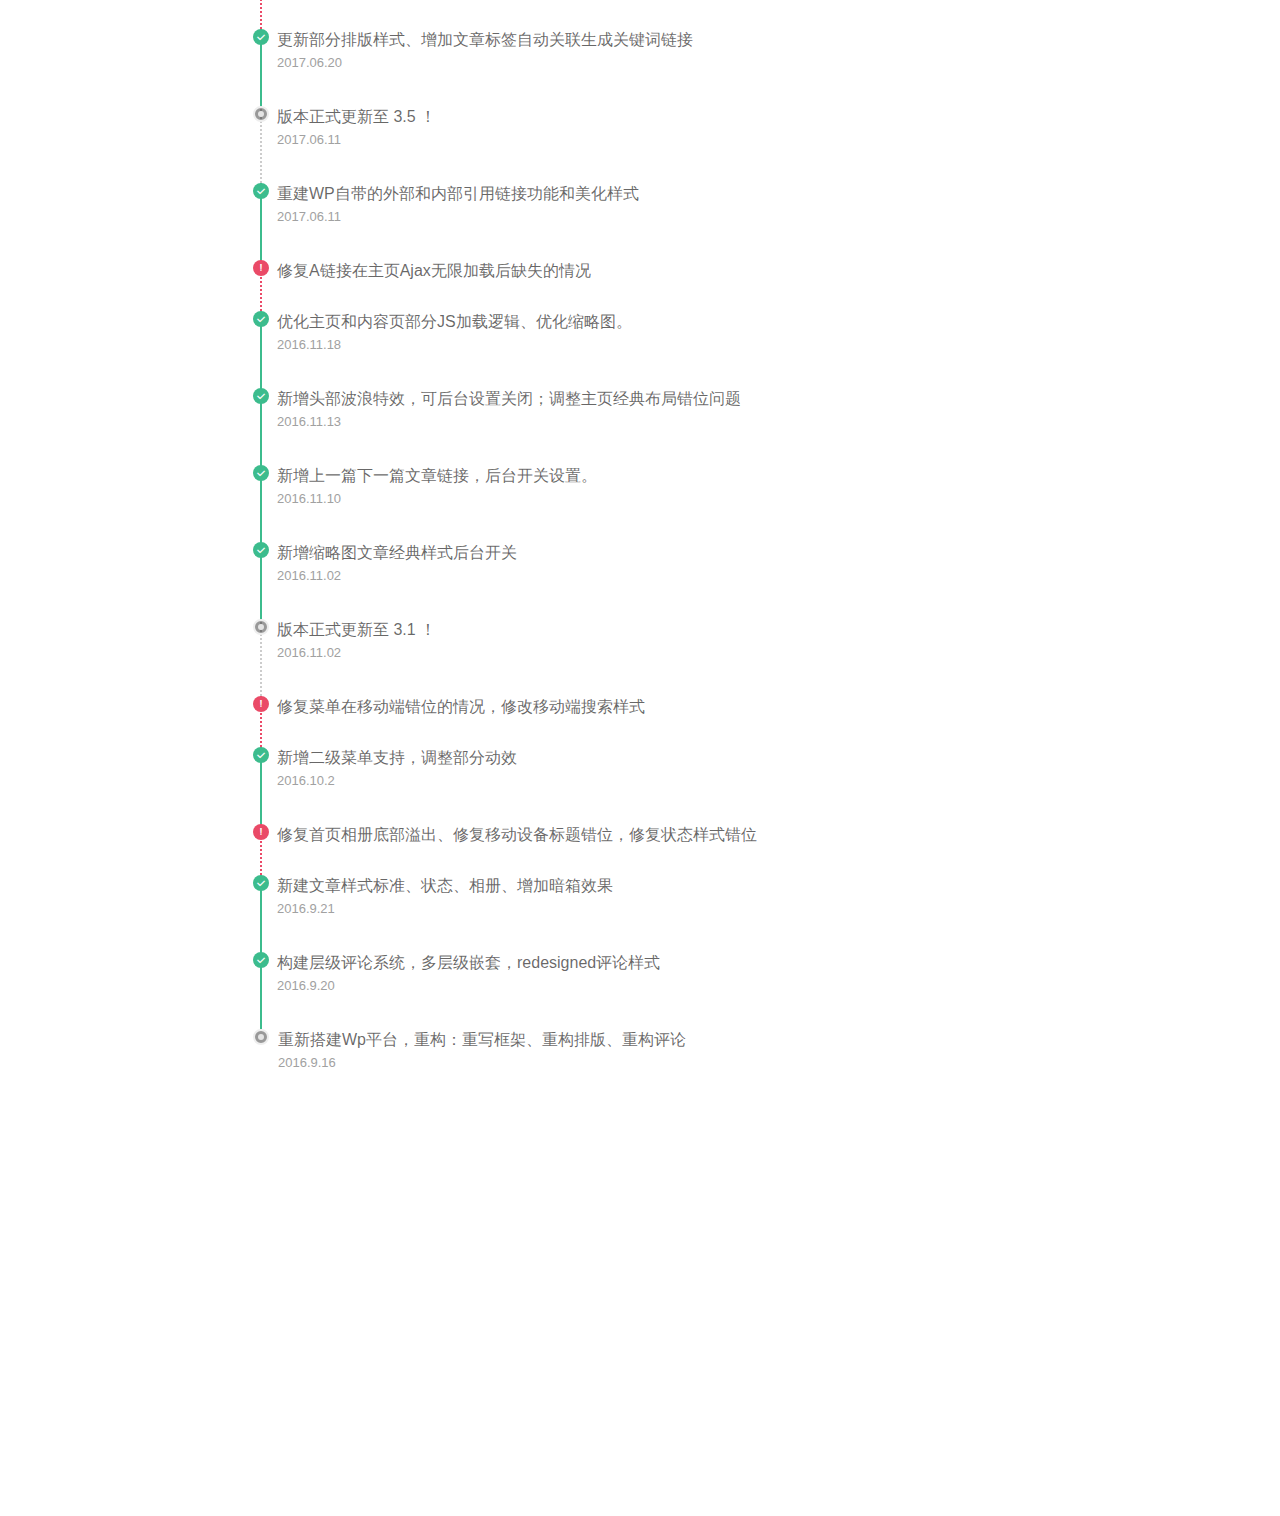
<file: update.html>
<!doctype html>
<html>

<head>
    <meta charset="UTF-8" />
    <meta name="viewport" content="width=device-width, initial-scale=1, maximum-scale=1">
    <title>响应式简单个性个人博客模板</title>
    <meta name="description" content="" />
    <meta name="keywords" content="" />
    <link rel="stylesheet" type="text/css" href="statics/css/index.css" media="all" />
</head>

<body class="home blog custom-background round-avatars">
    <div class="Yarn_Background" style="background-image: url( statics/images/47fb3c_.jpg);"></div>
    <form class="js-search search-form search-form--modal" method="get" action="search.html" role="search">
        <div class="search-form__inner">
            <div>
                <div id="search-container" class="ajax_search">
                    <form method="get" id="searchform" action="">
                        <div class="filter_container">
                            <input type="text" value="" autocomplete="off" placeholder="Type then select or enter" name="s" id="search-input" />
                            <ul id="search_filtered" class="search_filtered"></ul>
                        </div>
                        <input type="submit" name="submit" id="searchsubmit" class="searchsubmit" value="" />
                    </form>
                </div>
            </div>
        </div>
    </form>
    <div class="navi" data-aos="fade-down">
        <div class="bt-nav">
            <div class="line line1"></div>
            <div class="line line2"></div>
            <div class="line line3"></div>
        </div>
        <div class="navbar animated fadeInRight">
            <div class="inner">
                <nav id="site-navigation" class="main-navigation">
                    <div id="main-menu" class="main-menu-container">
                        <div class="menu-menu-container">
                            <ul id="primary-menu" class="menu">
                                <li id="menu-item-17" class="menu-item menu-item-type-custom menu-item-object-custom current-menu-item current_page_item menu-item-home menu-item-17">
                                    <a href="index.html">首页</a>
                                </li>
                                <li id="menu-item-173" class="menu-item menu-item-type-post_type menu-item-object-page menu-item-173">
                                    <a href="update.html">更新</a>
                                </li>
                                <li id="menu-item-78" class="menu-item menu-item-type-post_type menu-item-object-page menu-item-78">
                                    <a href="link.html">链接</a>
                                </li>
                                <li id="menu-item-252" class="menu-item menu-item-type-post_type menu-item-object-page menu-item-has-children menu-item-252">
                                    <a href="archives.html">归档</a>
                                    <ul class="sub-menu">
                                        <li id="menu-item-165" class="menu-item menu-item-type-taxonomy menu-item-object-category menu-item-165">
                                            <a href="">theme</a>
                                        </li>
                                        <li id="menu-item-163" class="menu-item menu-item-type-taxonomy menu-item-object-category menu-item-163">
                                            <a href="">Happen</a>
                                        </li>
                                        <li id="menu-item-924" class="menu-item menu-item-type-taxonomy menu-item-object-category menu-item-924">
                                            <a href="">WeWork</a>
                                        </li>
                                        <li id="menu-item-164" class="menu-item menu-item-type-taxonomy menu-item-object-category menu-item-164">
                                            <a href="">WordPress</a>
                                        </li>
                                    </ul>
                                </li>
                                <li id="menu-item-57" class="menu-item menu-item-type-post_type menu-item-object-page menu-item-57">
                                    <a href="gustbook.html">留言</a>
                                </li>
                            </ul>
                        </div>
                    </div>
                </nav>
                <!-- #site-navigation -->
            </div>
        </div>
    </div>
    <div class="hebin" data-aos="fade-down">
        <i class=" js-toggle-search iconfont">&#xe60e;</i>
    </div>
    <header id="masthead" class="overlay animated from-bottom" itemprop="brand">
        <div class="site-branding text-center">
            <a href="">
                <figure>
                    <img class="custom-logo avatar" src="statics/images/omikron.png" />
                </figure>
            </a>
            <h3 class="blog-description"><p>This is beauty</p></h3>
        </div>
        <!-- .site-branding -->
        <div class="decor-part">
            <div id="particles-js"></div>
        </div>
        <div class="animation-header">
            <div class="decor-wrapper">
                <svg id="header-decor" class="decor bottom" xmlns="http://www.w3.org/2000/svg" version="1.1" viewBox="0 0 100 100" preserveAspectRatio="none">
                    <path class="large left" d="M0 0 L50 50 L0 100" fill="rgba(255,255,255, .1)"></path>
                    <path class="large right" d="M100 0 L50 50 L100 100" fill="rgba(255,255,255, .1)"></path>
                    <path class="medium left" d="M0 100 L50 50 L0 33.3" fill="rgba(255,255,255, .3)"></path>
                    <path class="medium right" d="M100 100 L50 50 L100 33.3" fill="rgba(255,255,255, .3)"></path>
                    <path class="small left" d="M0 100 L50 50 L0 66.6" fill="rgba(255,255,255, .5)"></path>
                    <path class="small right" d="M100 100 L50 50 L100 66.6" fill="rgba(255,255,255, .5)"></path>
                    <path d="M0 99.9 L50 49.9 L100 99.9 L0 99.9" fill="rgba(255,255,255, 1)"></path>
                    <path d="M48 52 L50 49 L52 52 L48 52" fill="rgba(255,255,255, 1)"></path>
                </svg>
            </div>
        </div>
    </header>
    <div id="main" class="content">
        <div class="container">
            <style>
            body.custom-background {
                background: #fff
            }

            .container {
                padding: 10px 0px;
            }
            </style>
            <section class="post_content">
                <header class="post_header">
                    <h1 class="post_title">更新</h1>
                </header>
                <div class="applicant__timeline">
                    <ul>
                        <li>
                            <div>版本正式更新至 3.7 ！
                                <br /><span class="time-ago">2017.12.25</span></div>
                        </li>
                        <li class="warning">
                            <div>修复站点 favicon 图标在非主页不显示的情况</div>
                        </li>
                        <li class="success">
                            <div>替换头部为jQuery粒子效果
                                <br /><span class="time-ago">2017.12.20</span></div>
                        </li>
                        <li class="warning">
                            <div>修复文章置顶图标在非动效环境下错位</div>
                        </li>
                        <li class="warning">
                            <div>修复图像滤镜溢出情况</div>
                        </li>
                        <li class="success">
                            <div>优化主页的图像文章形式获取缩略图数量逻辑
                                <br /><span class="time-ago">2017.09.28</span></div>
                        </li>
                        <li class="warning">
                            <div>修复个别用户提及的伪静态下评论翻页失效状况</div>
                        </li>
                        <li class="warning">
                            <div>修复主页图像文章“Pics”错位及底部微信二维码错位状况</div>
                        </li>
                        <li class="success">
                            <div>更新相册插件，实现多图多栏自适
                                <br /><span class="time-ago">2017.08.31</span></div>
                        </li>
                        <li class="warning">
                            <div>修复长久被忽视的 SEO 问题及优化</div>
                        </li>
                        <li class="warning">
                            <div>修复夸克等基于 U4 内核浏览器内页脚显示缺失状况</div>
                        </li>
                        <li class="success">
                            <div>更新移动设备效果
                                <br /><span class="time-ago">2017.08.05</span></div>
                        </li>
                        <li class="warning">
                            <div>修复 AOS 特效引起的评论无响应情况</div>
                        </li>
                        <li>
                            <div>版本正式更新至 3.6 ！
                                <br /><span class="time-ago">2017.07.30</span></div>
                        </li>
                        <li class="success">
                            <div>重构标准、图像、状态样式及对应的移动端适应效果
                                <br /><span class="time-ago">2017.07.28</span></div>
                        </li>
                        <li class="warning">
                            <div>修复 v3.5 本地调试仪表盘出现的评论模块数据回调的 bug 提示</div>
                        </li>
                        <li class="success">
                            <div>新增 Ajax 搜索功能，同时支持原来的搜索使用形式
                                <br /><span class="time-ago">2017.07.08</span></div>
                        </li>
                        <li class="warning">
                            <div>修复手机端菜单不响应的问题</div>
                        </li>
                        <li class="success">
                            <div>更新部分排版样式、增加文章标签自动关联生成关键词链接
                                <br /><span class="time-ago">2017.06.20</span></div>
                        </li>
                        <li>
                            <div>版本正式更新至 3.5 ！
                                <br /><span class="time-ago">2017.06.11</span></div>
                        </li>
                        <li class="success">
                            <div>重建WP自带的外部和内部引用链接功能和美化样式
                                <br /><span class="time-ago">2017.06.11</span></div>
                        </li>
                        <li class="warning">
                            <div>修复A链接在主页Ajax无限加载后缺失的情况</div>
                        </li>
                        <li class="success">
                            <div>优化主页和内容页部分JS加载逻辑、优化缩略图。
                                <br /><span class="time-ago">2016.11.18</span></div>
                        </li>
                        <li class="success">
                            <div>新增头部波浪特效，可后台设置关闭；调整主页经典布局错位问题
                                <br /><span class="time-ago">2016.11.13</span></div>
                        </li>
                        <li class="success">
                            <div>新增上一篇下一篇文章链接，后台开关设置。
                                <br /><span class="time-ago">2016.11.10</span></div>
                        </li>
                        <li class="success">
                            <div>新增缩略图文章经典样式后台开关
                                <br /><span class="time-ago">2016.11.02</span></div>
                        </li>
                        <li>
                            <div>版本正式更新至 3.1 ！
                                <br /><span class="time-ago">2016.11.02</span></div>
                        </li>
                        <li class="warning">
                            <div>修复菜单在移动端错位的情况，修改移动端搜索样式</div>
                        </li>
                        <li class="success">
                            <div>新增二级菜单支持，调整部分动效
                                <br /><span class="time-ago">2016.10.2</span></div>
                        </li>
                        <li class="warning">
                            <div>修复首页相册底部溢出、修复移动设备标题错位，修复状态样式错位</div>
                        </li>
                        <li class="success">
                            <div>新建文章样式标准、状态、相册、增加暗箱效果
                                <br /><span class="time-ago">2016.9.21</span></div>
                        </li>
                        <li class="success">
                            <div>构建层级评论系统，多层级嵌套，redesigned评论样式
                                <br /><span class="time-ago">2016.9.20</span></div>
                        </li>
                        <li>
                            <div>重新搭建Wp平台，重构：重写框架、重构排版、重构评论
                                <br /><span class="time-ago">2016.9.16</span></div>
                        </li>
                    </ul>
                </div>
            </section>
        </div>
    </div>
    <footer id="footer" class="overlay animated from-top">
        <div class="decor-wrapper">
            <svg id="footer-decor" class="decor top" xmlns="http://www.w3.org/2000/svg" version="1.1" viewBox="0 0 100 100" preserveAspectRatio="none">
                <path class="large left" d="M0 0 L50 50 L0 100" fill="rgba(255,255,255, .1)"></path>
                <path class="large right" d="M100 0 L50 50 L100 100" fill="rgba(255,255,255, .1)"></path>
                <path class="medium left" d="M0 0 L50 50 L0 66.6" fill="rgba(255,255,255, .3)"></path>
                <path class="medium right" d="M100 0 L50 50 L100 66.6" fill="rgba(255,255,255, .3)"></path>
                <path class="small left" d="M0 0 L50 50 L0 33.3" fill="rgba(255,255,255, .5)"></path>
                <path class="small right" d="M100 0 L50 50 L100 33.3" fill="rgba(255,255,255, .5)"></path>
                <path d="M0 0 L50 50 L100 0 L0 0" fill="rgba(255,255,255, 1)"></path>
                <path d="M48 48 L50 51 L52 48 L48 48" fill="rgba(255,255,255, 1)"></path>
            </svg>
        </div>
        <div class="socialize" data-aos="zoom-in">
            <li>
                <a title="weibo" class="socialicon" href=""><i class="iconfont" aria-hidden="true">&#xe601;</i></a>
            </li>
            <li class="wechat">
                <a class="socialicon"><i class="iconfont">&#xe609;</i></a>
                <div class="wechatimg"><img src="statics/images/49D3746D-7519-B709-83E4-65BD1927C4E7.jpg"></div>
            </li>
            <li>
                <a title="QQ" class="socialicon" href="" target="_blank"><i class="iconfont" aria-hidden="true">&#xe616;</i></a>
            </li>
        </div>
        <div class="cr">
            Copyright&copy;2018. Design by
            <a href="">17sucai</a>
        </div>
        <script type='text/javascript' src='statics/js/jquery.min.js'></script>
        <script type='text/javascript' src='statics/js/plugins.js'></script>
        <script type='text/javascript' src='statics/js/script.js'></script>
        <script type='text/javascript' src='statics/js/particles.js'></script>
        <script type='text/javascript' src='statics/js/aos.js'></script>
</body>

</html>
</file>
<file: statics/css/index.css>
@charset "UTF-8";
@font-face { font-family: hermiticon; src: url(fonts/hermiticon.eot?cez6o0); src: url(fonts/hermiticon.eot?#iefixcez6o0) format('embedded-opentype'), url(fonts/hermiticon.ttf?cez6o0) format('truetype'), url(fonts/hermiticon.woff?cez6o0) format('woff'), url(fonts/hermiticon.svg?cez6o0#hermiticon) format('svg'); font-weight: 400; font-style: normal }
.hermit { overflow: hidden; background: #fff; margin-bottom: 20px; border: 1px solid #dedede; -webkit-user-select: none; -moz-user-select: none; font: 13px/1.5 calluna-sans, "Helvetica Neue", Helvetica, Hiragino Sans GB, Microsoft JhengHei, WenQuanYi Micro Hei, sans-serif; text-indent: 0 }
.hermit, .hermit * { box-sizing: content-box; -moz-box-sizing: content-box; -webkit-box-sizing: content-box }
.hermit-clear:after, .hermit-clear:before { display: table; content: "" }
.hermit-clear:after { clear: both; overflow: hidden }
.hermit-clear { zoom: 1 }
.hermit-detail span { -webkit-animation: animFlipFront .4s linear; -moz-animation: animFlipFront .4s linear; animation: animFlipFront .4s linear }
.hermit-box { padding: 10px 13px; height: 70px; font-size: 14px; line-height: 16px; position: relative; -webkit-box-shadow: 0 1px 10px rgba(0, 0, 0, .08); box-shadow: 0 1px 10px rgba(0, 0, 0, .08) }
.hermit-cover { width: 65px; float: left; position: relative }
.hermit-info { margin-left: 75px }
.hermit-title { font-size: 15px; height: 24px; overflow: hidden }
.hermit-author { font-size: 14px; color: #999 }
.hermit-author, .hermit-duration, .hermit-title { line-height: 24px }
.hermit-controller { height: 24px; position: relative }
.hermit-additive { text-align: right; position: absolute; right: 0; top: 0; width: 130px; height: 24px; background: #fff }
.hermit-cover-image { width: 65px; height: 65px; padding: 0 !important; margin: 0 !important; border: none !important; box-shadow: none }
.hermit-duration, .hermit-listbutton, .hermit-volume { display: inline-block }
.hermit-duration { height: 24px }
.hermit-button, .hermit-listbutton, .hermit-volume { speak: none; cursor: pointer; font-family: hermiticon; text-transform: none; vertical-align: middle; -webkit-font-smoothing: antialiased; -moz-osx-font-smoothing: grayscale }
.hermit-listbutton, .hermit-volume { color: #666; width: 20px; height: 24px; line-height: 24px; font-size: 17px }
.hermit-listbutton { position: relative }
.hermit-button { text-align: center; vertical-align: middle; position: absolute; width: 28px; height: 28px; border: 2px solid #fff; border-radius: 50%; color: #fff; left: 50%; top: 50%; margin-left: -16px; margin-top: -16px; background: rgba(0, 0, 0, .15); text-shadow: 0 1px 1px rgba(0, 0, 0, .2); box-shadow: 0 1px 1px rgba(0, 0, 0, .2) }
.hermit-volume { right: 20px }
.hermit-button:before { content: "\e01b"; font-size: 20px; line-height: 28px }
.hermit-button.playing:before { content: "\e018"; font-size: 18px }
.hermit-listbutton:before { content: "\e20e" }
.hermit-prevbutton:before { content: "\e028" }
.hermit-nextbutton:before { content: "\e027" }
.hermit-listbutton:after { position: absolute; content: ''; right: -2px; top: 0; width: 4px; height: 4px; border-radius: 50%; background-color: transparent; opacity: 0; -webkit-transition: opacity .6s; -moz-transition: opacity .6s; -ms-transition: opacity .6s; -o-transition: opacity .6s; transition: opacity .6s }
.hermit-unexpand-1 .hermit-listbutton:after, .hermit.unexpand .hermit-listbutton:after { opacity: 1; background-color: #f60001 }
.hermit-unexpand-1.unexpand .hermit-listbutton:after { opacity: 0 }
.hermit-volume:before { content: "\e033" }
.hermit-volume.muted:before { content: "\e031" }
.hermit-prosess { height: 3px; background-color: #ddd; cursor: pointer; position: relative; z-index: 1; margin: 10px 0 5px }
.hermit-loaded { position: absolute; height: 3px; z-index: 5; left: 0; top: 0; background-color: #ccc }
.hermit-prosess-bar { height: 3px; width: 0; background-color: #5895be; position: relative; z-index: 10 }
.hermit-prosess-after { position: absolute; display: block; width: 8px; height: 8px; background-color: #fff; border: 1px solid #5895be; -webkit-border-radius: 50%; -moz-border-radius: 50%; -ms-border-radius: 50%; -o-border-radius: 50%; border-radius: 50%; top: 0; right: 0; margin-top: -4px; margin-right: -10px }
.hermit-list { height: auto; max-height: 410px; overflow-y: auto }
.hermit-fullheight-1 .hermit-list { height: 100%; max-height: 100% }
.hermit-fullheight-1.unexpand .hermit-list, .hermit-unexpand-1 .hermit-list, .hermit.unexpand .hermit-list { height: 0; max-height: 0 }
.hermit-fullheight-1.hermit-unexpand-1.unexpand .hermit-list, .hermit-unexpand-1.unexpand .hermit-list { height: 100%; max-height: 100% }
.hermit-unexpand-1 .hermit-box, .hermit.unexpand .hermit-box { box-shadow: none }
.hermit-song { border-top: 1px solid #e5e5e5; cursor: pointer; font-size: 15px; line-height: 40px; height: 40px; overflow: hidden; -webkit-tap-highlight-color: transparent; position: relative }
.hermit-deactive, .hermit-deactive .hermit-song-author { color: #ccc }
.hermit-song-index { position: absolute; left: 0; top: 0; width: 40px; text-align: center; color: #999 }
.hermit-song-title { display: block; margin-left: 40px; margin-right: 55px }
.hermit-song-author { color: #777; padding-left: 5px }
.hermit-song-duration { position: absolute; top: 0; right: 15px; color: #888; font-size: 14px }
.hermit-song.selected, .hermit-song:hover { background-color: #f8f8f8 }
.hermit-song.selected .hermit-song-index { width: 38px; text-indent: -999em; background-image: url(../images/playing.gif); background-position: 50% 50%; background-repeat: no-repeat; background-size: 16px }
.hermit-song.selected.paused .hermit-song-index { background-image: url(../images/playing.png) }
.hermit-default .hermit-prosess-after:hover, .hermit-default .hermit-prosess-bar { background-color: #5895be }
.hermit-default .hermit-prosess-after { border-color: #5895be }
.hermit-blue .hermit-prosess-after:hover, .hermit-blue .hermit-prosess-bar { background-color: #5cb85c }
.hermit-blue .hermit-prosess-after { border-color: #5cb85c }
.hermit-blue .hermit-song.selected .hermit-song-index { background-image: url(../images/playing_blue.gif) }
.hermit-blue .hermit-song.selected.paused .hermit-song-index { background-image: url(../images/playing_blue.png) }
.hermit-yellow .hermit-prosess-after:hover, .hermit-yellow .hermit-prosess-bar { background-color: #f0ad4e }
.hermit-yellow .hermit-prosess-after { border-color: #f0ad4e }
.hermit-yellow .hermit-song.selected .hermit-song-index { background-image: url(../images/playing_yellow.gif) }
.hermit-yellow .hermit-song.selected.paused .hermit-song-index { background-image: url(../images/playing_yellow.png) }
.hermit-red .hermit-prosess-after:hover, .hermit-red .hermit-prosess-bar { background-color: #dd4b39 }
.hermit-red .hermit-prosess-after { border-color: #dd4b39 }
.hermit-red .hermit-song.selected .hermit-song-index { background-image: url(../images/playing_red.gif) }
.hermit-red .hermit-song.selected.paused .hermit-song-index { background-image: url(../images/playing_red.png) }
.hermit-pink .hermit-prosess-after:hover, .hermit-pink .hermit-prosess-bar { background-color: #f489ad }
.hermit-pink .hermit-prosess-after { border-color: #f489ad }
.hermit-pink .hermit-song.selected .hermit-song-index { background-image: url(../images/playing_pink.gif) }
.hermit-pink .hermit-song.selected.paused .hermit-song-index { background-image: url(../images/playing_pink.png) }
.hermit-purple .hermit-prosess-after:hover, .hermit-purple .hermit-prosess-bar { background-color: orchid }
.hermit-purple .hermit-prosess-after { border-color: orchid }
.hermit-purple .hermit-song.selected .hermit-song-index { background-image: url(../images/playing_purple.gif) }
.hermit-purple .hermit-song.selected.paused .hermit-song-index { background-image: url(../images/playing_purple.png) }
.hermit-black.hermit { border-color: #ccc }
.hermit-black.hermit, .hermit-black.hermit .hermit-additive, .hermit-black.hermit .hermit-song-duration { background: 0 0; color: #ccc }
.hermit-black.hermit .hermit-additive, .hermit-black.hermit .hermit-listbutton, .hermit-black.hermit .hermit-volume { color: #ccc }
.hermit-black.hermit .hermit-song { border-top-color: #ccc }
.hermit-black .hermit-box { background: 0 0 }
.hermit-black .hermit-button { border-color: #fff }
.hermit-black .hermit-button:before { color: #fff }
.hermit-black .hermit-song.selected, .hermit-black .hermit-song:hover { background: #444; background: rgba(51, 51, 51, .3) }
.hermit-ios .hermit-volume { display: none }
@-ms-viewport { width: device-width }
@viewport { width: device-width }
@media screen and (max-width:768px) {
	.hermit-listbutton { font-size: 20px }
	.hermit-song { height: 44px; line-height: 44px }
	.hermit-list { max-height: 450px }
	.hermit-loaded, .hermit-prosess, .hermit-prosess-bar { height: 4px }
	.hermit-prosess-after { width: 12px; height: 12px; margin-top: -5px }
}
@font-face { font-family: 'iconfont'; src: url(fonts/iconfont.eot); src: url(fonts/iconfont.eot?#iefix) format('embedded-opentype'), url(fonts/iconfont.woff) format('woff'), url(fonts/iconfont.ttf) format('truetype'), url(fonts/iconfont.svg#iconfont) format('svg') }
.iconfont { font-family: "iconfont" !important; font-size: 16px; font-style: normal; -webkit-font-smoothing: antialiased; -webkit-text-stroke-width: 0.2px; -moz-osx-font-smoothing: grayscale }
::-webkit-scrollbar { width: 0; background: 0 0 }
::-moz-selection { background: rgba(204, 204, 204, .18); color: #000 }
::selection { background: rgba(204, 204, 204, .18); color: #000 }
html body { _background-attachment: fixed; }
html { width: 100%; height: 100%; -ms-text-size-adjust: 100%; -webkit-text-size-adjust: 100% }
body { width: 100%; height: 100%; font-family: PingFang SC, "Hiragino Sans GB", "Source Han Sans CN", Roboto, "Microsoft Yahei", sans-serif; font-weight: 400; font-size: 16px; color: rgba(2, 0, 0, .6); text-rendering: optimizeLegibility; -webkit-font-smoothing: antialiased; -moz-osx-font-smoothing: grayscale; -moz-font-feature-settings: "liga" on }
body, h1, h2, h3, h4, h5, h6, blockquote, p, div, span, ul, ol, li, form, input, textarea, br, button { margin: 0; padding: 0; border: 0; font-size: 100% }
*, *:after, *:before { -webkit-box-sizing: border-box; -moz-box-sizing: border-box; box-sizing: border-box }
h1, h2, h3, h4, h5 { margin: 0 }
h1 { font-size: 20px; line-height: 48px; margin-bottom: 24px }
h1 small { font-size: 19px }
h2 { font-size: 18px; line-height: 24px; margin-top: 24px; margin-bottom: 24px }
h2 small { font-size: 17px }
h3 { font-size: 16px; line-height: 24px; margin-top: 24px; margin-bottom: 20px; }
h3 small { font-size: 15px }
h4, h5, h6 { line-height: 24px }
h4 { font-size: 14px; margin-top: 24px; margin-bottom: 16px; }
h4 small { font-size: 13px }
h5 { font-size: 13px; }
h6 { font-size: 12px; margin: 0 }
a { color: #807f83; text-decoration: none }
a:hover { text-decoration: none }
a:active, a:hover { outline: 0 }
hr { max-width: 100%; height: 50px; background: url(../images/hr.gif) right center no-repeat; border: none; margin-top: 15px; margin-bottom: 15px; }
blockquote { overflow: hidden }
ul, ol { list-style: none }
dt { font-weight: bold }
dd { margin: 0 1.5em 1.5em }
img { height: auto; max-width: 100% }
figure { margin: 0 }
table { margin: 0 0 1.5em; width: 100% }
table { border-bottom: 1px solid #eee; margin: 0 0 25px; width: 100% }
th { padding: 1rem .5rem; color: #252525; font-weight: 700; text-transform: uppercase; text-align: left }
td { border-top: 1px solid #eee; padding: 1rem .5rem }
ol, ul { list-style: none }
img { max-width: 100%; height: auto; transition: opacity .2s }
label { font-weight: normal }
textarea, input[type='text'], input[type='url'], input[type='email'], input[type='tel'], input[type='password'], input[type='search'] { border: 0; width: 100% }
textarea:focus, input[type='text']:focus, input[type='url']:focus, input[type='email']:focus, input[type='tel']:focus, input[type='password']:focus, input[type='search']:focus { outline: 0 }
textarea { height: 12em; display: block }
.clearfix:before, .clearfix:after { content: " "; display: table }
.clearfix:after { clear: both }
.blog-description { text-transform: none; font-weight: 400; }
.custom-logo { display: inline-block; width: 100px }
.site-branding { position: relative; display: inline-block; z-index: 3; padding-top: 110px }
.Searchmeta, .page-title { text-align: center }
.navi { position: absolute; right: 0; z-index: 999 }
.navbar { float: right; margin-top: 40px; padding-right: 90px }
.open .navbar { display: none }
.close .navbar { display: block }
.bt-nav { display: block; position: absolute; z-index: 999; top: 2em; right: 3em; width: 36px; height: 36px; cursor: pointer }
.open .bt-nav .line1 { top: 17px }
.open .bt-nav .line3 { top: 27px }
.close .bt-nav .line { top: 17px }
.close .bt-nav .line1 { -webkit-transform: rotateZ(45deg) }
.close .bt-nav .line2 { opacity: 0 }
.close .bt-nav .line3 { -webkit-transform: rotateZ(-45deg) }
.bt-nav .line { position: absolute; top: 7px; left: 50%; width: 30px; margin-left: -15px; height: 1px; background: rgba(255, 255, 255, 1); -webkit-transition: all .3s ease }
.main-navigation a::after, .main-navigation a::before { display: inline-block; opacity: 0; -webkit-transition: -webkit-transform .3s, opacity .2s; -moz-transition: -moz-transform .3s, opacity .2s; transition: transform .3s, opacity .2s }
.main-navigation a::before { margin-right: 5px; content: '['; -webkit-transform: translateX(20px); -moz-transform: translateX(20px); transform: translateX(20px) }
.main-navigation a::after { margin-left: 5px; content: ']'; -webkit-transform: translateX(-20px); -moz-transform: translateX(-20px); transform: translateX(-20px) }
.main-navigation a:focus::after, .main-navigation a:focus::before, .main-navigation a:hover::after, .main-navigation a:hover::before { opacity: 1; -webkit-transform: translateX(0); -moz-transform: translateX(0); transform: translateX(0) }
.main-navigation ul ul:before { z-index: 0; content: ""; position: absolute; top: -8px; right: 28px; border-style: solid; border-width: 0 10px 10px 10px; border-color: transparent transparent #fff transparent; -webkit-transform: rotate(360deg) }
.main-navigation li { color: #fff; position: relative }
.main-navigation a { display: block; text-decoration: none }
.main-navigation ul ul { position: absolute; top: 40px; z-index: 999; display: none; background-color: #fff; border-radius: 3px; }
.main-navigation ul ul ul { bottom: 0 }
.main-navigation ul ul li { float: none; display: block; width: 100% }
.main-navigation ul ul a.focus, .main-navigation ul ul a:hover { color: #666 }
.main-navigation ul li.focus>ul, .main-navigation ul li:hover>ul { right: 0; display: block }
.main-navigation ul ul li.focus>ul, .main-navigation ul ul li:hover>ul { right: 100%; display: block }
.main-navigation.toggled ul, .menu-toggle { display: block }
.header-menu-button { display: none }
.menu-dropdown { position: absolute; top: 15px; right: 15px; z-index: 9; display: none; margin: 0; padding: 10px 14px; height: 35px; text-align: center; font-size: 14px; line-height: 15px; cursor: pointer }
.open-page-item>ul.children, .open-page-item>ul.sub-menu { display: block !important }
.main-navigation ul { display: block; margin: 0; padding-left: 0; list-style: none }
.main-navigation li { float: left; margin: 0 }
.main-navigation li a { color: inherit; font-weight: bold; }
.main-navigation li a span { display: none }
.main-navigation ul ul a { color: rgba(2, 0, 0, .6); float: none; padding: 15px 25px 15px 20px; width: 100%; min-width: 190px; box-shadow: 0 1px 0 rgba(0, 0, 0, .03); text-align: left; white-space: nowrap }
.main-navigation ul ul li:hover { background-color: rgba(0, 0, 0, .02) }
.main-navigation { padding: 0; -webkit-transition: right .4s ease 0s; -moz-transition: right .4s ease 0s; -ms-transition: right .4s ease 0s; -o-transition: right .4s ease 0s; transition: right .4s ease 0s }
#main-menu>div, #primary-menu { float: left }
.main-navigation li a { padding: 0 10px 40px }
.hebin { position: absolute; z-index: 998; top: 2.5em; left: 3em }
.hebin i { font-size: 30px; line-height: 30px; margin-right: 20px }
.ajax_search .search_filtered a { display: block; font-size: 15px; color: rgba(2, 0, 0, .6); overflow: hidden; padding: 10px; text-overflow: ellipsis; white-space: nowrap }
.ajax_search .search_filtered { background-color: rgba(255, 255, 255, 0.95); border-radius: 30px; width: 600px; left: 0; position: absolute; text-align: center; top: 102%; z-index: 200 }
#searchsubmit { display: none }
.ajax_search .search_filtered a:after { border-bottom: 1px solid #3ea9be; content: ""; display: block; margin: 0.25em auto 0; transition: width 250ms ease-in-out 0s; width: 0 }
.ajax_search .search_filtered a:hover:after { transition: width 100ms ease-in-out 0s; width: 50% }
.ajax_search .search_filtered a:focus { border: none; font-weight: bold; text-decoration: none; outline: none }
.js-toggle-search { height: 35px; width: 35px; color: rgba(255, 255, 255, 1); float: left; display: inline; -webkit-transition: all 500ms ease-in-out; transition: all 500ms ease-in-out }
.js-toggle-search:hover { cursor: pointer; color: #666 }
.search-form--modal { -webkit-transition: visibility 0.25s ease, opacity 0.25s ease; -moz-transition: visibility 0.25s ease, opacity 0.25s ease; -ms-transition: visibility 0.25s ease, opacity 0.25s ease; -o-transition: visibility 0.25s ease, opacity 0.25s ease; transition: visibility 0.25s ease, opacity 0.25s ease; overflow: hidden; z-index: 998; position: fixed; top: 0; right: 0; left: 0; bottom: 0; height: auto; background: rgba(0, 0, 0, 0.3); visibility: hidden; opacity: 0 }
.search-form--modal .search-form__inner { max-width: 640px; padding: 0 20px; margin: 0 auto; position: fixed; width: 100%; left: 0; right: 0; top: 1.5em; bottom: 0 }
.search-form.is-visible { visibility: visible; opacity: 1 }
.search-form div { position: relative }
.search-form input { text-align: center; font-family: PingFang SC, "Hiragino Sans GB", "Source Han Sans CN", Roboto, "Microsoft Yahei", sans-serif; font-size: 24px; font-size: 1.5rem; background: rgba(255, 255, 255, 0.6); color: #fff; padding: 12px 0; width: 100%; border-radius: 50px; -webkit-box-sizing: border-box; -moz-box-sizing: border-box; box-sizing: border-box }
.search-form input::-webkit-input-placeholder { color: #fff }
.search-form input:-moz-placeholder { color: #fff }
.search-form input::-moz-placeholder { color: #fff }
.search-form input:-ms-input-placeholder { color: #fff }
input { line-height: normal }
input[type="checkbox"], input[type="radio"] { box-sizing: border-box; padding: 0 }
input[type="number"]::-webkit-inner-spin-button, input[type="number"]::-webkit-outer-spin-button { height: auto }
input[type="search"] { -webkit-appearance: textfield; -moz-box-sizing: content-box; -webkit-box-sizing: content-box; box-sizing: content-box }
input[type="search"]::-webkit-search-cancel-button, input[type="search"]::-webkit-search-decoration { -webkit-appearance: none }
.Yarn_Background, .p-header .p-image { position: fixed; width: 100%; height: 100%; -moz-background-size: cover; -o-background-size: cover; -webkit-background-size: cover; background-size: cover; background-position: top center; z-index: -999; }
#particles-js { position: absolute; top: -100px; width: 100%; height: 100% }
#masthead { position: relative; z-index: 2; display: block; color: #fff; text-align: center; width: 100%; height: 400px; box-sizing: border-box }
#main { background: #fff; position: relative; z-index: 2 }
.container { position: relative; background: #fff; padding: 60px 0 20px }
.decor-wrapper { width: 100%; height: 50%; position: absolute; left: 0; bottom: 0; z-index: 2; }
#footer .decor-wrapper { top: 0 }
.decor { position: absolute; left: 0; width: 100%; height: 100%; z-index: 2 }
.decor.bottom { bottom: -1px }
.decor.top { top: -1px }
#footer { color: #fff }
#footer { padding: 120px 0 60px; position: relative; width: 100%; display: block; z-index: 2 }
#footer .container { position: relative; z-index: 2 }
.sticky { width: 50px; padding: 5px 0; position: absolute; right: 20px; margin: -5px 0 0 25px; text-align: center; border-top-left-radius: 3px; background: #F4303F; z-index: 3 }
.sticky:after { height: 0; width: 0; bottom: -14.5px; left: 0; border-left: 25px solid #F4303F; border-right: 25px solid #F4303F; border-bottom: 15px solid transparent }
.sticky:before { height: 0; width: 0; left: -4.5px; top: .1px; border-bottom: 6px solid #C02031; border-left: 6px solid transparent }
.sticky:after, .sticky:before { content: ""; position: absolute }
.sticky i { font-size: 25px; color: #B80000; text-shadow: 0 1px 0 #DB9C9C; text-align: center }
.posts-list { margin: 0; padding: 0 }
.posts-list.posts-list--small { font-size: 13px; font-size: 0.8125rem; line-height: 20px }
.posts-list h2 { font-size: 18px; font-size: 1.125rem; line-height: 24px; font-weight: normal; margin-bottom: 4px }
.posts-list a { color: inherit }
.posts-list>li { list-style: none; position: relative }
.post-header, .posts-list>li~li { margin-top: 30px; }
.posts-list>li div { }
.post-layout-list { max-width: 800px; margin: auto }
.posts-wrap { width: 100%; display: inline-block }
.neirong { position: relative; width: 50%; float: right; -ms-word-wrap: break-word; word-wrap: break-word }
.tesetu { position: relative; margin: 0; float: left; width: 50%; height: 200px; overflow: hidden; padding-right: 15px; padding-left: 15px }
.mediain { height: 200px; overflow: hidden; border-radius: 6px; background: #5B81EC; }
.mediain a { display: block; position: relative; width: 100%; height: 100%; background-position: center; background-size: cover; z-index: 2; }
.entry-title { font-size: 20px; color: #918f90; margin-top: 0; margin-bottom: 10px; text-transform: uppercase; font-weight: 700 }
.cate-news { position: relative; font-weight: 400; color: #A1A1A1; font-size: 12px; letter-spacing: 1px !important; text-transform: uppercase }
.entry-content { font-size: 16px; color: rgba(0, 0, 0, .6); line-height: 1.75; -webkit-hyphens: auto; -moz-hyphens: auto; -ms-hyphens: auto; hyphens: auto; padding-bottom: 1.3rem; }
.info-post { font-size: 12px; color: #A1A1A1; text-transform: uppercase; font-weight: 400; margin-bottom: 5px; }
.status_list_item { position: relative; width: 100%; border-radius: 6px; box-shadow: 0 1px 3px rgba(249, 249, 249, 0.08), 0 0 0 1px rgba(26, 53, 71, .04), 0 1px 1px rgba(26, 53, 71, .06) }
.status_list_item p { margin-bottom: 0 }
.section_p { line-height: 1.75; margin: 20px auto }
.status_btn { width: auto; font-size: 20px; font-weight: 700; display: block; position: relative }
.status_section { position: relative; z-index: 1 }
.status_user { background-size: contain; background-color: #fff; background-repeat: no-repeat; background-position: right center; border-radius: 6px; padding: 25px 20% 25px 2%; }
.status_user:after { content: ""; position: absolute; width: 100%; height: 100%; z-index: 0; top: 0; left: 0; background: -webkit-linear-gradient(right, rgba(255, 255, 255, 0) 0%, #fff 20%); background: linear-gradient(to left, rgba(255, 255, 255, 0) 0%, #fff 20%) }
.quote_box { max-width: 800px; position: relative; border: 1px solid #f3f3f3; box-shadow: 0 1px 3px rgba(249, 249, 249, 0.08), 0 0 0 1px rgba(26, 53, 71, .04), 0 1px 1px rgba(26, 53, 71, .06); border-radius: 6px; padding: 2rem 1.3rem 2rem }
.quote_ttl { position: absolute; top: -.7em; left: 1em; background: #FFFFFF; box-shadow: 0 1px 3px rgba(249, 249, 249, 0.08), 0 0 0 1px rgba(26, 53, 71, .04), 0 1px 1px rgba(26, 53, 71, .06); padding: 0 8px; border-radius: 4px; font-size: 20px; font-weight: bold }
.quote_center { text-align: center; line-height: 1.75 }
.quote_center p { margin-bottom: 0; letter-spacing: 0.68px; color: rgba(0, 0, 0, .6); }
.post { position: relative; max-width: 800px; margin: 0 auto 120px }
.postnormal.review { border-radius: 0 0 6px 6px; box-shadow: 0 1px 3px rgba(249, 249, 249, 0.08), 0 0 0 1px rgba(26, 53, 71, .04), 0 1px 1px rgba(26, 53, 71, .06) }
.postnormal.review .review-item { position: relative; overflow: visible; margin-top: 1.5em; border-radius: 6px 6px 0 0; min-height: 200px }
.postnormal.review .post-container { margin-top: 0; z-index: 2 }
.postnormal .post-container { background: white; margin-top: 10px; padding: 1.3rem 1.3rem 2rem; border-radius: 6px; overflow: hidden; }
.postnormal.review .review-item .review-item-wrapper { position: relative; z-index: 1; color: white }
.row { display: -webkit-box; display: -ms-flexbox; display: flex; -ms-flex-wrap: wrap; flex-wrap: wrap; margin-right: -15px; margin-left: -15px }
.review-item-img { position: absolute; width: 130px; height: 190px; top: -50px; left: 25px; border-radius: 4px; box-shadow: 0 10px 20px rgba(0, 0, 0, 0.2); background-size: cover; background-position: top center }
.review-item-title { font-size: 20px; font-weight: 700; text-shadow: 0 2px 3px rgba(0, 0, 0, 0.1) }
.review-item-creator { font-size: 1em; font-weight: normal; padding: 0.5em 0; }
.review-item-info { display: block; font-size: 1em; opacity: .8 }
.review-bg-wrapper { overflow: hidden; position: absolute; left: 0; right: 0; top: 0; bottom: 0; border-radius: 6px 6px 0 0; z-index: 0; }
.bg-blur { position: absolute; left: 0; top: 0; width: 100%; height: 100%; z-index: 0; background-size: cover; border-radius: 6px; -webkit-filter: blur(5px); filter: blur(5px); -webkit-transform: scale(1.2); transform: scale(1.2); -o-object-fit: cover; object-fit: cover; pointer-events: none }
.bg-blur:after { content: ""; position: absolute; width: 100%; height: 100%; z-index: 1; top: 0; left: 0; background: -webkit-linear-gradient(top, rgba(105, 105, 105, 0.1) 0%, #fff 85%); background: linear-gradient(to bottom, rgba(105, 105, 105, 0.1) 0%, #fff 85%) }
.bg { width: 100%; height: 100%; position: absolute; left: 0; right: 0; top: 0; bottom: 0; -webkit-filter: blur(5px); filter: blur(5px); -webkit-transform: scale(1.2); transform: scale(1.2); -o-object-fit: cover; object-fit: cover; pointer-events: none; z-index: 0 }
.bg:after { content: ""; position: absolute; width: 100%; height: 100%; z-index: 1; top: 0; left: 0; background: -webkit-linear-gradient(right, rgba(255, 255, 255, 0) 0%, rgba(105, 105, 105, 0.1)) 100%); background: linear-gradient(to left, rgba(255, 255, 255, 0) 0%, rgba(105, 105, 105, 0.1) 100%) }
.gaz-btn.primary { background: #2E60C4 }
.gaz-btn { font-size: .8em; font-weight: 700; padding: 12px 25px; text-transform: uppercase; color: white !important; border-radius: 30px; border: none; -webkit-transition: all .2s; transition: all .2s; display: inline-block }
.pull-right { float: right }
.flex-xs-middle { -ms-flex-item-align: center; align-self: center; text-shadow: 0 2px 3px rgba(0, 0, 0, 0.1); }
.col-xs-4 a { color: white; font-size: .8em; font-weight: 700; text-transform: uppercase; display: inline-flex; margin: 0; align-items: center; justify-content: center; position: absolute; top: 0; right: 0; bottom: 0; left: 0 }
.col-xs-4 img { vertical-align: middle }
.album-thumb [class*='col-'] { background: rgba(0, 0, 0, 0.5); box-shadow: 0 5px 10px rgba(0, 0, 0, 0.05) }
.no-gutter>[class*='col-'] { padding-right: 0; padding-left: 0 }
.row.content { width: 100%; position: relative; margin: 0 auto }
.contentext { width: 65%; color: #fff; z-index: 1; }
.album-thumb-width { width: 33% }
.album-title { font-size: 20px; font-weight: 700; text-shadow: 0 2px 3px rgba(0, 0, 0, 0.1); }
.album-content { width: 90%; line-height: 1.75; margin-top: -5px; }
.post-album { margin-top: 10px; padding: 0 1.3rem 0; border-radius: 6px; overflow: hidden; box-shadow: 0 1px 3px rgba(249, 249, 249, 0.08), 0 0 0 1px rgba(26, 53, 71, .04), 0 1px 1px rgba(26, 53, 71, .06); }
.post-footer .total-comments-on-post { padding: 10px 0 }
.post-title { color: #807f83; line-height: 1; padding-bottom: 12px; text-shadow: 0 1px 0 rgba(255, 255, 255, .5); }
.post-info { color: #67666a; margin-bottom: 24px }
.posts-container { max-width: 800px; font-size: 16px; color: rgba(0, 0, 0, .6); line-height: 1.75; margin: 0 auto }
.postbody { margin-bottom: 40px; }
.post-body { line-height: 1.75; }
.post-body>:last-child { margin-bottom: 0 }
.post-body img { max-width: 100%; height: auto }
.post-body p { margin: 1em 0 }
.post-body p+h1, .post-body p+h2, .post-body p+h3, .post-body p+h4, .post-body p+h5, .post-body p+h6 { margin-top: 40px; margin-bottom: 30px }
.post-body h1 { font-size: 20px; line-height: 40px }
.post-body h2 { font-size: 18px; line-height: 37px }
.post-body h3 { font-size: 16px; line-height: 34px; display: table; }
.post-body h4 { font-size: 14px; line-height: 28px }
.post-body h5, .post-body h6 { text-transform: uppercase }
.autotag { color: #fff; word-break: keep-all; padding: 2px 8px; margin: 0 2px; border-radius: 15px; background: #BBB }
.autotag:before { margin-right: 2px; content: '#' }
.autotag:after { margin-left: 2px; content: '#' }
.post-body ul, .post-body ol { font-size: 15px; border: 1px solid #efefef; padding: 5px 20px; margin: 0 0 30px 0; list-style: none; border-radius: 3px }
.post-body ul li, .post-body ol li { font-size: 15px; line-height: 1.75; padding: 10px 0 10px 25px }
.post-body ul li:before, .post-body ol li:before { float: left; vertical-align: middle; margin-right: 10px; margin-left: -25px; color: #ddd }
.post-body ul li~li, .post-body ol li~li { border-top: 1px solid #efefef }
.post-body ul li:before { color: #efefef; font-size: 11px; font-size: 0.6875rem; content: "\e60d"; font-family: iconfont }
.post-body ol { counter-reset: ol-counter }
.post-body ol li:before { content: counter(ol-counter) "."; counter-increment: ol-counter }
.post-body blockquote { font-size: 25px; line-height: 36px; color: #888; clear: both; position: relative; padding: 1em 0; margin: 1.62em 0; text-align: center }
.post-body blockquote:after, .post-body blockquote:before { content: ''; display: block; position: absolute; width: 38%; height: 100%; left: 31%; top: 0; pointer-events: none; border-top: 1px solid #efefef; border-bottom: 1px solid #efefef }
.post-body blockquote:after { width: 2%; left: 49%; border-top: .2em solid #efefef; border-bottom: .2em solid #efefef }
.post-body blockquote p { margin: 1em 0 0 }
.post-body blockquote p:first-child { margin: 0 }
.post-body input[type='password'] { background: #FAFAFA; height: 50px; margin: 20px 0 0; border-radius: 3px }
.post-body input[type='submit'] { background: #918F90; height: 50px; width: 150px; margin: 20px 0; border-radius: 30px; cursor: pointer }
.format-lede .post-body>:first-child { font-weight: bold; color: #444 }
.post-share { -webkit-transition: opacity 0.25s ease; -moz-transition: opacity 0.25s ease; -ms-transition: opacity 0.25s ease; -o-transition: opacity 0.25s ease; transition: opacity 0.25s ease; opacity: .5; display: inline-block; text-align: right }
@media screen and (max-width:800px) {
	.post-share { text-align: center }
}
.post-share:hover { opacity: 1 }
.meta, .post-date { font-size: 15px; color: #A1A1A1; text-transform: uppercase; margin: 30px 0; }
.post-date time { letter-spacing: 1px }
.meta a, .post-date a { margin-right: 5px; color: #A1A1A1 }
.wrapper { max-width: 800px; padding: 0; margin-left: auto; margin-right: auto }
.split__title { float: left; text-align: left; }
.post_content { margin: 0 auto; line-height: 1.75; max-width: 800px; position: relative }
.post_header { position: relative }
h1.post_title { color: #918f90; font-size: 25px; font-weight: 700; margin-bottom: 25px; text-transform: uppercase }
#panel { display: block }
.slide { background: transparent }
.btn-slide i { margin-right: 5px }
.btn-slide { width: 100px; cursor: pointer; color: #A1A1A1; display: block; text-decoration: none; float: right; }
#upTriangleColor { display: block; background: #fafafa }
#upTriangleColor path { fill: #fff; stroke: #fff }
#dwTriangleColor { display: block; background: #fff }
#dwTriangleColor path { fill: #fafafa; stroke: #fff }
.blog-card { padding-right: 20px; margin: 30px 0; word-wrap: break-word; overflow: hidden; max-width: 100%; height: 150px; border-radius: 4px; box-shadow: 0 1px 2px rgba(0, 0, 0, .15), 0 0 1px rgba(0, 0, 0, .15) }
.blog-card-thumbnail { float: left; width: 150px; height: 150px; background: #e4e4e4; border-radius: 4px 0 0 4px }
.blog-card-content { margin-left: 170px; padding: 10px 0 0 0 }
.blog-card-title { color: #918F90; margin-bottom: 5px; text-transform: uppercase; font-weight: 400 }
.blog-card-excerpt { background: #fff url(../images/status-line.png) repeat; color: rgba(2, 0, 0, .6) }
.blog-card-date { float: right; font-size: 13px; text-align: right; color: #777; }
.hatenablogcard { clear: both; width: 100%; height: 155px; margin: 10px 0; max-width: 680px; font-family: Helvetica, Arial, sans-serif !important }
.location { margin: 0 auto; max-width: 800px; }
.type i { position: absolute; border-radius: 50%; font-size: 25px; text-align: center; color: rgba(0, 0, 0, .5); width: 50px; height: 50px; line-height: 50px; background: rgba(255, 255, 255, .5); }
.type i:hover { color: rgba(0, 0, 0, .3); }
.mask { cursor: text; width: 50px; height: 50px; background: rgba(240, 240, 240, 1); background-size: cover; background-position: center; position: relative; float: left; border-radius: 50%; margin: 0 10px 0 0 }
h2.archive-title { position: relative; font-size: 15px; font-weight: bold; text-transform: uppercase; overflow: hidden }
h2.archive-title span { display: inline-block; vertical-align: baseline; zoom: 1; position: relative; padding: 0 10px 0 0 }
h2.archive-title span:after { content: ''; display: block; width: 800px; position: absolute; top: .73em; border-top: 1px solid #eee }
h2.archive-title span:after { left: 100% }
.archive-post { margin: 0 auto; max-width: 800px; position: relative }
.post-time { max-width: 50%; font-size: 12px; font-weight: 400; line-height: 28px; color: #918f90; position: absolute; top: 0; right: 0; background-color: #fff; padding-left: 10px }
.post-category { font-size: 12px; font-size: 12px; margin: -40px 0 0 55px; position: relative; display: block; }
.post-category a::after, .post-category a::before { display: inline-block; opacity: 1 }
.post-category a::before { margin-right: 2px; content: '[' }
.post-category a::after { margin-left: 2px; content: ']' }
#social-share { float: right; cursor: pointer }
#social-share i { margin-right: 5px }
#social { display: none }
#social ul { text-align: center; margin: 0; padding: 0; width: 100%; height: 60px; background-color: #fafafa; }
#social ul li i { font-size: 25px; line-height: 63px; text-align: center; color: #888; cursor: pointer }
#social ul li { display: inline-table; width: 70px }
.pagination { position: relative; display: block; text-align: center; width: 300px; margin: 0 auto }
.pagination i { font-size: 40px }
#infscr-loading { text-align: center; padding-top: 120px }
#pagenavi { font-size: 15px; font-weight: 700; text-align: center; color: #4a4a4a; list-style: none; line-height: 24px }
.page-numbers { display: inline-block; padding: 0 8px; color: #666 }
.page-numbers.current { border-radius: 50%; background: #EBEBEB; min-width: 30px; height: 30px; line-height: 30px; text-align: center; color: #fff; font-size: 15px }
.black { font-weight: bolder !important }
.bold { font-weight: bold !important }
.regular { font-weight: normal !important }
.light { font-weight: lighter !important }
.lighter { font-weight: lighter !important }
.small { font-size: 14px; line-height: 24px }
.super { font-size: 30px; font-weight: 500; text-transform: uppercase }
.super.text-center small { display: block; line-height: 1.5em }
.hyper { font-size: 72px; font-weight: bold; text-align: center; line-height: 1 }
.red-under { border-color: red; border-bottom-style: double; border-width: 3px; }
.yellow-under { padding-bottom: 2px; border-bottom: 1px solid #ffc81f; }
.marker { background-color: #FF9 }
.marker-under { background: linear-gradient(transparent 60%, #ff6 60%) }
.key-word { background-color: #f9f9f9; background-image: -moz-linear-gradient(center top, #eee, #f9f9f9, #eee); border: 1px solid #aaa; border-radius: 2px; box-shadow: 1px 2px 2px #ddd; font-family: inherit; font-size: .85em; margin: 1px 3px; padding: 1px 3px }
.text-left { text-align: left !important }
.text-right { text-align: right !important }
.text-center { text-align: center !important }
.text-caps { text-transform: uppercase !important }
.text-italic { font-style: italic }
.bordered-top, .bordered-bottom { position: relative }
.bordered-top:after, .bordered-bottom:after { content: ''; display: block; position: absolute; height: 1px; width: 80px; left: 50%; margin-left: -40px }
.bordered-top:after { top: 0 }
.bordered-bottom:after { bottom: 0 }
.bordered-top:after, .bordered-bottom:after { background-color: #cbc9cf }
.mm\+ { margin-bottom: 40px !important }
.m\+ { margin: 60px !important }
.mt\+ { margin-top: 60px !important }
.mr\+ { margin-right: 60px !important }
.mb\+ { margin-bottom: 80px !important }
.ml\+ { margin-left: 60px !important }
.mh\+ { margin-right: 60px !important; margin-left: 60px !important }
.mv\+ { margin-top: 60px !important; margin-bottom: 60px !important }
.m\+\+ { margin: 120px !important }
.mt\+\+ { margin-top: 120px !important }
.mr\+\+ { margin-right: 120px !important }
.mb\+\+ { margin-bottom: 120px !important }
.mb\+\+\+ { margin-bottom: 250px !important }
.ml\+\+ { margin-left: 120px !important }
.mh\+\+ { margin-right: 120px !important; margin-left: 120px !important }
.mv\+\+ { margin-top: 120px !important; margin-bottom: 120px !important }
@media screen and (max-width:800px) {
	.palm-m { margin: 30px !important }
	.palm-mt { margin-top: 30px !important }
	.palm-mr { margin-right: 30px !important }
	.palm-mb { margin-bottom: 30px !important }
	.palm-ml { margin-left: 30px !important }
	.palm-mh { margin-right: 30px !important; margin-left: 30px !important }
	.palm-mv { margin-top: 30px !important; margin-bottom: 30px !important }
}
.chatbox { display: block; padding: 10px 0px; letter-spacing: 1px }
.chatbox strong { display: none }
.chat_content .bub { display: block; max-width: 600px; padding: 10px 20px; word-wrap: break-word; }
section.left .bub { float: left }
section.right .bub { float: right }
.chatbox .left .chat-arrow { width: 0; height: 0; display: block; float: left; margin-top: 5px; border-left: 20px solid transparent }
.chatbox .right .chat-arrow { width: 0; height: 0; display: block; float: right; margin-top: 5px; border-right: 20px solid transparent }
.chatbox .green .bub { border: 2px solid #93D3B6; border-radius: 5px; color: #fff; background: #93D3B6 }
.chatbox .green .chat-arrow { border-bottom: 20px solid #93D3B6 }
.chatbox .red .bub { border: 2px solid #d57976; border-radius: 5px; color: #fff; background: #d57976 }
.chatbox .red .chat-arrow { border-bottom: 20px solid #d57976 }
.left { float: left }
.right { float: right }
.cf:before, .cf:after { content: ""; display: table }
.cf:after { clear: both }
.cf { zoom: 1 }
.alert { font-size: 15px; line-height: 24px; word-wrap: break-word; padding: 11px 20px; border-radius: 3px }
.alert--success { background: #d7f1d7; color: #578e57 }
.alert--warn { background: #ffe88a; color: #8e7030 }
.pullquote { font-size: 25px; line-height: 36px; color: #888; font-weight: 300; position: relative; margin: 45px 0 20px 0; display: block; border-top: 1px solid #efefef; border-bottom: 1px solid #efefef; padding: 15px 0; clear: both; }
@media screen and (min-width:720px) {
	.pullquote { width: 220px; float: right; margin: 20px -160px 20px 20px }
}
.round-avatars .avatar, .round-avatars .avatar img { border-radius: 50%; }
.avatar, .avatar img { border-radius: 3px }
.btn, .wpcf7-submit, [id="submit"] { display: inline-block; vertical-align: middle; font: inherit; text-align: center; border: none; margin: 0; cursor: pointer; overflow: visible; padding: 11px 23px; background-color: #4a8ec2; border: 1px solid #4a8ec2; border-radius: 3px }
.btn, .wpcf7-submit, [id="submit"], .btn:hover, .wpcf7-submit:hover, [id="submit"]:hover, .btn:active, .wpcf7-submit:active, [id="submit"]:active, .btn:focus, .wpcf7-submit:focus, [id="submit"]:focus { text-decoration: none; color: #fff }
.btn::-moz-focus-inner, .wpcf7-submit::-moz-focus-inner, [id="submit"]::-moz-focus-inner { border: 0; padding: 0 }
.btn, .wpcf7-submit, [id="submit"] { font-weight: bold; -webkit-transition: background 0.333s ease, box-shadow .25s ease; -moz-transition: background 0.333s ease, box-shadow .25s ease; transition: background 0.333s ease, box-shadow .25s ease }
[id="submit"], .wpcf7-submit, .btn--primary, [id="submit"] { font-size: 14px; font-size: 0.875rem; line-height: 21px; color: #fff; border: none; background: #4f94cb; padding: 9px 24px; font-weight: bold }
[id="submit"]:hover, [id="submit"]:focus, .wpcf7-submit:hover, .wpcf7-submit:focus, .btn--primary:hover, [id="submit"]:hover, .btn--primary:focus, [id="submit"]:focus { box-shadow: inset 0 -8em 0 rgba(255, 255, 255, 0.2); color: #fff; outline: none }
[id="submit"]:active, .wpcf7-submit:active, .btn--primary:active, [id="submit"]:active { color: #fff; box-shadow: inset 0 -8em 0 rgba(0, 0, 0, 0.15); outline: none }
#comments-list-title { max-width: 800px; margin: 20px 0; font-size: 20px; font-weight: 700; color: #918f90 }
.comments-main { max-width: 800px; margin: 0 auto; }
form#commentform { outline: 0 }
nav#comments-navi { clear: both; text-align: right; max-width: 800px; color: #9A9A9A; padding-top: 20px; }
.comments { clear: both; overflow: hidden; width: 100%; list-style: none; background: #fafafa; padding: 40px 0; }
.comments .commentwrap { max-width: 800px; margin: 0 auto; padding: 0 }
.comments .commentwrap hr { height: 0; width: 100%; background: #eee; border: 0; margin: 40px 0 }
.comments .comments-hidden { display: none; cursor: pointer }
.comments .comments-main { overflow: hidden; -webkit-transition: height 0s ease-out; -moz-transition: height 0s ease-out; transition: height 0s ease-out }
.comnav { width: 100%; margin: 0 auto }
.comnav a { padding: 10px; color: #7B7B7B; margin-bottom: 20px }
.comment { margin: 0; padding: 0; list-style: none; }
.comment .contents { width: 100%; float: left }
.comment .body { font-size: 15px; line-height: 24px }
.comment .body>:last-child { margin-bottom: 0 }
.comment .profile { float: left; position: relative; top: 20px; z-index: 3; }
.comment .profile img { background-color: #eee; width: 50px; height: 50px; border-radius: 50%; padding: 2px; }
.comment .main { float: right; width: 92%; border-bottom: 1px solid #eee; padding: 20px 0; position: relative; z-index: 2 }
.comment .commeta { font-size: 15px; overflow: hidden; }
.comment .comment-reply-link { font-size: 13px; display: inline-block; text-transform: uppercase; color: #A1A1A1 }
.comment .comment-reply-link:hover { color: #606576 }
.comment .info { letter-spacing: 0.6px; font-size: 13px; color: #A1A1A1 }
.comment .info span { margin-right: 10px }
.comment .shang { float: left; }
.comment .xia { float: none; }
.comment .children p { margin-bottom: 0px; line-height: 24px; }
.comment h4 { font-family: "PingFang SC", "Microsoft YaHei", Arial, Helvetica, "WenQuanYi Micro Hei", "tohoma, sans-serif"; font-weight: 400; margin: 0; text-transform: none; line-height: 24px; }
.comment h4 img { display: none; border-radius: 3px; margin-right: 15px; vertical-align: -4px }
.comment h4 a { font-weight: 700; color: #918f90; vertical-align: middle; font-size: 15px }
.comment .children .profile { float: left; left: 10px; position: relative; }
.comment .children .profile img { width: 30px; height: 30px; padding: 3px; background: #eee; }
.comment .children .main { width: 92% }
.comment .children .main:after { content: ""; width: 1px; height: 100%; background: #EEE; left: -40px; top: -60px; position: absolute }
.comment .children a.name { font-family: "PingFang SC", "Microsoft YaHei", Arial, Helvetica, "WenQuanYi Micro Hei", "tohoma, sans-serif"; font-weight: bold; color: #918f90; }
.comment-respond { width: 100%; max-width: 800px; margin: 0 auto; padding: 0 }
.comment-respond .logged-in-as { margin-bottom: 0 }
.comment-respond #cancel-comment-reply-link { position: relative; float: right; z-index: 2; top: 20px; right: 25px; }
.comment-respond input, .comment-respond textarea { font-family: PingFang SC, "Hiragino Sans GB", "Source Han Sans CN", Roboto, "Microsoft Yahei", sans-serif; float: left; font-size: 14px; width: 29%; margin: 0; padding: 24px; color: #535a63; border-radius: 4px; background-color: #eee }
.author-info input { margin: 0; margin-right: 20px; position: relative; left: 8%; }
.comment-respond input:last-of-type { border: 0 }
@media (max-width:800px) {
	.comments-main { padding: 0 10px; font-size: 16px; }
	.comment .profile, .comment .children .profile, .comment .profile img, .comment .children .profile img { left: 0; top: 25px; width: 40px; height: 40px }
	.comment .main, .comment .children .main { width: 85%; }
	.comment-respond input { width: 100%; border-right: 0; margin-bottom: 15px }
	.author-info input { left: 0; margin-right: 0 }
}
.comment-respond textarea { display: block; line-height: 1.75; float: left; width: 79%; height: 70px; color: #535a63; resize: vertical; }
.comment-respond .form-submit { clear: both; display: block; overflow: hidden; margin-bottom: 40px; padding: 0 }
.comment-respond input[type=submit] { width: 84px; float: right; height: 70px; line-height: 20px; padding: 0; text-transform: uppercase; color: #888; background: #eee; border-radius: 4px }
.comment-respond input[type=submit]:hover { background: rgba(0, 0, 0, 0.6); color: #fff }
.comment-respond input:active, .comment-respond input:focus, .comment-respond textarea:active, .comment-respond textarea:focus { outline: 0 }
.comment-respond input::-webkit-input-placeholder, .comment-respond textarea::-webkit-input-placeholder { color: #535a63 }
.comment-respond input:-moz-placeholder, .comment-respond textarea:-moz-placeholder { opacity: 1; color: #535a63 }
.comment-respond input::-moz-placeholder, .comment-respond textarea::-moz-placeholder { opacity: 1; color: #535a63 }
.comment-respond input:-ms-input-placeholder, .comment-respond textarea:-ms-input-placeholder { color: #535a63 }
.comment-respond .logged-in-as, .notification { padding: 19px 32px 17px; border-radius: 3px; background: #FFF; color: #6F6F6F; font-family: microsoft yahei; clear: both }
.comment-respond .logged-in-as i, .notification i { margin-right: 10px }
.comment-respond .logged-in-as a { color: #454545 }
.commentclosed { background: #fafafa; font-weight: bold; text-align: center; padding: 35px 0 0px; }
.notification a { color: #B3B3B3 }
.notification span { font-size: 13px }
.headertop { position: relative; overflow: hidden }
.real-time-gravatar { display: inline-block; position: relative; z-index: 3; width: 8%; float: left }
.real-time-gravatar img { margin: 8px 0 0 0; width: 50px; height: 50px; border: 1px solid #eee; border-radius: 50% }
.row-icon { display: block; position: relative; }
.row-icon:before { content: ""; border-width: 10px 10px 10px 0; border-style: solid; border-color: transparent #eee; position: absolute; top: 20px; left: 55px; }
.author-info, .comment-form-info { clear: both; padding: 20px 0; }
.checkin { display: inline-block; font-family: "Microsoft YaHei", Arial, Helvetica, sans-serif; font-size: 15px; margin: 2% 8% 0; font-weight: bold; }
.welcome { position: relative; display: inline-block; margin: 2% 8% 0; }
.welcome span { font-weight: 700; color: #9499a8; cursor: pointer }
@media (max-width:800px) {
	.real-time-gravatar, .row-icon { display: none }
	.welcome { margin: 2% 0% 0 0; left: 0; padding-bottom: 10px }
	.comment-respond textarea { width: 100%; margin-top: 0; }
	.comment-respond input[type=submit] { width: 100%; margin-top: 20px; }
	#comments-navi, h3#comments-list-title { text-align: center; }
	.comment .children .main:after { display: none }
	.checkin { margin: 5% 8% 0 0; }
	.split__title, #social-share, .btn-slide { display: block; width: inherit; text-align: center; margin-bottom: 12px; float: none; }
}
.comment-awaiting-moderation { color: burlywood; font-size: 15px; }
.socialize { width: 100%; margin: 60px 0; position: relative; z-index: 2; text-align: center; }
.socialize li { display: inline-block; }
.socialicon { width: 72px; height: 72px; text-align: center; margin: 0 5px; color: rgba(255, 255, 255, 0.5); display: inline-block; -webkit-border-radius: 50%; -moz-border-radius: 50%; border-radius: 50% }
.socialicon i { font-size: 60px; }
.wechat { position: relative }
.wechatimg { position: absolute; z-index: 999; visibility: hidden; width: 121px; height: 121px; padding: 10px; background: #fff; bottom: 100px; left: -18px; -webkit-transform: translate3d(0, 50px, 0); transform: translate3d(0, 50px, 0); transition: .7s all ease; -webkit-transition: .7s all ease; -moz-transition: .7s all linear; -o-transition: .7s all ease; -ms-transition: .7s all ease; opacity: 0 }
.wechat:hover .wechatimg { -webkit-transform: translate3d(0, 10px, 0); transform: translate3d(0, 10px, 0); opacity: 1; visibility: visible }
.wechatimg:after { content: ""; display: block; border-width: 10px 10px 0; border-style: solid; border-color: #fff transparent transparent; margin-left: -10px; position: absolute; bottom: -10px; left: 50% }
.cr { text-transform: none; text-align: center; position: relative; z-index: 2; }
.cr a { color: #fff }
.totop { display: block; padding: 10px; text-align: center; cursor: pointer; background: rgba(255, 255, 255, .5); color: #fff; width: 44px; height: 44px; border-radius: 50%; margin: 60px auto; position: relative; z-index: 999; }
.totop i { font-size: 25px; line-height: 25px; }
.site-footer { position: relative; padding: 40px 0; background: #f5f5f5 }
.site-info { font-size: 13px; font-weight: 700 }
.site-info a { color: #666 }
.rule { display: block; border: none; border-top: 1px solid #eee }
.layout { list-style: none; margin: 0; padding: 0 }
.layout__item { display: inline-block; vertical-align: top; width: 100% }
.media { float: left; display: inline-block; position: relative; width: 50%; padding: 15px 0 }
.media__img { float: left; margin: 0 15px }
.media__img>img { display: block }
.media__body { font-size: 15px; text-align: center; overflow: hidden; display: block; background: #918f90; padding: 15px 15px; height: 50px; border-radius: 25px; color: #fff }
.media__body, .media__body>:last-child { margin-bottom: 0 }
.list-bare { margin: 0; padding: 0; list-style: none }
.list-inline { margin: 0; padding: 0; list-style: none }
.list-inline>li { display: inline-block }
.fat-footer { position: relative; background-color: rgba(105, 105, 105, 0.3); padding: 40px 0 }
.fat-footer__social a i { font-size: 50px; color: #918f90; margin: 0 5px }
.fat-footer__social { display: inline-block; float: right; width: 50%; text-align: right; padding: 10px 0 }
.fadeInRight { -webkit-animation-name: fadeInRight; animation-name: fadeInRight }
.masthead-wave { position: absolute; z-index: 999; bottom: -15px; left: 0; right: 0; width: 100%; height: 85px; -webkit-transition: all .2s linear; transition: all .2s linear; -webkit-animation: wave 15s linear infinite; animation: wave 15s linear infinite; -webkit-animation: wave 15s linear infinite; animation: wave 15s linear infinite; background: url(../images/wave.png) }
.animated { animation-duration: 0.3s; animation-fill-mode: both }
.animated .small, .animated .medium, .animated .large { opacity: 0; -webkit-transition-property: all; -moz-transition-property: all; -o-transition-property: all; -ms-transition-property: all; transition-property: all }
.animated .large { -webkit-transition-delay: 1s; -moz-transition-delay: 1s; -o-transition-delay: 1s; -ms-transition-delay: 1s; transition-delay: 1s; -webkit-transition-duration: 1s; -moz-transition-duration: 1s; -o-transition-duration: 1s; -ms-transition-duration: 1s; transition-duration: 1s }
.animated .medium { -webkit-transition-delay: 1.35s; -moz-transition-delay: 1.35s; -o-transition-delay: 1.35s; -ms-transition-delay: 1.35s; transition-delay: 1.35s; -webkit-transition-duration: .75s; -moz-transition-duration: .75s; -o-transition-duration: .75s; -ms-transition-duration: .75s; transition-duration: .75s }
.animated .small { -webkit-transition-delay: 1.5s; -moz-transition-delay: 1.5s; -o-transition-delay: 1.5s; -ms-transition-delay: 1.5s; transition-delay: 1.5s; -webkit-transition-duration: .5s; -moz-transition-duration: .5s; -o-transition-duration: .5s; -ms-transition-duration: .5s; transition-duration: .5s }
.animated.from-bottom .small, .animated.from-bottom .medium, .animated.from-bottom .large { opacity: 1; -webkit-transform: translateY(100%); -moz-transform: translateY(100%); -o-transform: translateY(100%); -ms-transform: translateY(100%); transform: translateY(100%) }
.animated.from-top .small, .animated.from-top .medium, .animated.from-top .large { opacity: 1; -webkit-transform: translateY(-100%); -moz-transform: translateY(-100%); -o-transform: translateY(-100%); -ms-transform: translateY(-100%); transform: translateY(-100%) }
.animated.animation-on .small, .animated.animation-on .medium, .animated.animation-on .large { -webkit-transform: translateY(0%); -moz-transform: translateY(0%); -o-transform: translateY(0%); -ms-transform: translateY(0%); transform: translateY(0%) }
@-webkit-keyframes wave {
	from { background-position: 0 0 }
	to { background-position: 1263px 0 }
}
@keyframes wave {
	from { background-position: 0 0 }
	to { background-position: 1263px 0 }
}
@-webkit-keyframes fadeInRight {
	0% { opacity: 0; -webkit-transform: translate3d(100%, 0, 0); transform: translate3d(100%, 0, 0) }
	100% { opacity: 1; transform: none }
}
@keyframes fadeInRight {
	0% { opacity: 0; -webkit-transform: translate3d(100%, 0, 0); transform: translate3d(100%, 0, 0) }
	100% { opacity: 1; -webkit-transform: none; transform: none }
}
#post-404 { margin: 0 auto; max-width: 800px; padding: 0 20px; text-align: center; }
#post-404 img { margin-bottom: 20px; }
.hermit { border: none; -webkit-box-shadow: 0 1px 2px 0 rgba(0, 0, 0, .15); -moz-box-shadow: 0 1px 2px 0 rgba(0, 0, 0, .15); box-shadow: 0 1px 2px 0 rgba(0, 0, 0, .15); }
.hermit-unexpand-1.unexpand .hermit-list { height: auto; }
#edita { display: inline-block; background: #eee; position: relative; left: 60px; font-size: 15px; padding: 8px; margin-top: 20px; border-radius: 5px; z-index: 3 }
#edita:before { position: absolute; left: -40px; top: 14px; content: " "; border-radius: 500%; background: #03D374; height: 9px; width: 9px; transition: all .5s ease-in-out }
#error, #loading { background: url(../images/ajax-loader.gif) 50% 50% no-repeat; position: absolute; padding: 25px 0; left: 0; right: 0; width: 100%; height: 70px; text-align: center }
#error { background: rgba(250, 250, 250, 0.5); color: rgb(255, 132, 132); }
#loading-comments { display: none; max-width: 800px; margin: 0 auto; height: 40px }
.host { position: relative; top: 0; right: 0; width: 50px; height: 50px; margin: 40px auto }
.loading { width: 10px; height: 10px; background: #FFF; border-radius: 100%; float: left; margin-right: 5px }
.loading-0 { -webkit-animation: bounce 1s infinite; -webkit-animation-delay: .1s; background: #009dc6 }
.loading-1 { -webkit-animation: bounce 1s infinite; -webkit-animation-delay: .3s; background: #e8b440 }
.loading-2 { -webkit-animation: bounce 1s infinite ease; -webkit-animation-delay: .5s; background: #b62327 }
@-webkit-keyframes bounce {
	0%, 100% { opacity: 1 }
	60% { opacity: 0 }
}
#NextPrevPosts { white-space: nowrap; color: #918f90 }
#NextPrevPosts .arrow { padding: 20px 10px; width: 70px; height: 100px; background: #fff; display: inline-block; z-index: 1003 }
#NextPrevPosts .arrow i { font-size: 50px }
#NextPrevPosts .prev .arrow { float: left }
#NextPrevPosts .next .arrow { float: right }
#NextPrevPosts .next svg, #NextPrevPosts .prev svg { width: 25px; height: 60px }
#NextPrevPosts .next, #NextPrevPosts .prev { position: fixed; top: 50%; margin-top: -50px; padding: 0; height: 100px; background: #fff; width: 70px; overflow: hidden; -webkit-transition: all .3s ease; -moz-transition: all .3s ease; -ms-transition: all .3s ease; -o-transition: all .3s ease; transition: all .3s ease; white-space: nowrap !important; z-index: 909 }
#NextPrevPosts .prev { left: 0 !important; box-shadow: 0 0 5px 0 rgba(50, 50, 50, .1); text-align: left !important; height: 100px; max-height: 100px }
#NextPrevPosts .next { right: 0 !important; box-shadow: 0 0 5px 0 rgba(50, 50, 50, .1); text-align: right !important; height: 100px; max-height: 100px }
#NextPrevPosts .preview { height: 100px; width: 370px; display: inline-block; z-index: -1; position: absolute; top: 0 }
#NextPrevPosts .preview:after { content: ''; display: block; clear: both }
#NextPrevPosts .next .preview { float: right; right: 70px }
#NextPrevPosts .prev .preview { float: left; left: 70px }
#NextPrevPosts .preview .featuredImg { width: 100px; height: 100px; background: center center no-repeat; background-size: cover !important; z-index: 1002; top: 0 }
#NextPrevPosts .next .preview .featuredImg { float: right !important }
#NextPrevPosts .prev .preview .featuredImg { float: left !important }
#NextPrevPosts .preview .preview-content { width: 270px; height: 100px; display: table; vertical-align: middle; position: absolute; white-space: normal !important; z-index: 999; top: 0; zoom: 1; opacity: .3 }
#NextPrevPosts .next .preview .preview-content { right: 100px; float: right }
#NextPrevPosts .prev .preview .preview-content { left: 100px; float: left }
#NextPrevPosts .preview .preview-content span, #NextPrevPosts .preview .preview-content p { margin: 0; padding: 0 }
#NextPrevPosts .preview .preview-content span { display: table-cell; vertical-align: middle; margin: auto; padding: 20px; text-align: center; line-height: 1.5; font-size: 18px; text-transform: capitalize; color: #918f90 }
#NextPrevPosts .prev .preview .featuredImg { margin-left: -100px }
#NextPrevPosts .prev .preview .preview-content { margin-left: -370px }
#NextPrevPosts .next .preview .featuredImg { margin-right: -100px }
#NextPrevPosts .next .preview .preview-content { margin-right: -370px }
#NextPrevPosts .next .preview .featuredImg, #NextPrevPosts .next .preview .preview-content, #NextPrevPosts .prev .preview .featuredImg, #NextPrevPosts .prev .preview .preview-content { -webkit-transition: all .3s ease; -moz-transition: all .3s ease; -ms-transition: all .3s ease; -o-transition: all .3s ease; transition: all .3s ease }
#NextPrevPosts .next:hover, #NextPrevPosts .prev:hover { width: 440px }
#NextPrevPosts .next:active .preview .featuredImg, #NextPrevPosts .next:active .preview .preview-content, #NextPrevPosts .next:focus .preview .featuredImg, #NextPrevPosts .next:focus .preview .preview-content, #NextPrevPosts .next:hover .preview .featuredImg, #NextPrevPosts .next:hover .preview .preview-content, #NextPrevPosts .prev:active .preview .featuredImg, #NextPrevPosts .prev:active .preview .preview-content, #NextPrevPosts .prev:focus .preview .featuredImg, #NextPrevPosts .prev:focus .preview .preview-content, #NextPrevPosts .prev:hover .preview .featuredImg, #NextPrevPosts .prev:hover .preview .preview-content { margin-left: 0; margin-right: 0; zoom: 1; opacity: 1 }
.applicant__timeline { display: block; padding: 10px }
.applicant__timeline ul { padding: 10px 0 0 10px; list-style: none }
.applicant__timeline ul li { position: relative; padding: 0 0 30px 15px; border-left: 2px dotted #ccc; line-height: 21px }
.applicant__timeline ul li:before { box-sizing: border-box; position: absolute; top: 0; left: -9px; display: inline-block; width: 16px; height: 16px; content: ''; color: #fff; font-family: iconfont; font-size: 8px; line-height: 13px; text-align: center; background-color: rgba(0, 0, 0, .4); border: 2px solid #eee; border-radius: 10px }
.applicant__timeline ul li:after { content: ''; box-sizing: border-box; position: absolute; top: 5px; left: -4px; display: inline-block; width: 6px; height: 6px; text-align: center; background-color: #e4e4e4; border-radius: 10px }
.applicant__timeline ul li:last-child { padding-left: 18px; border-left: 0 }
.applicant__timeline ul li:last-child:before { left: -7px }
.applicant__timeline ul li:last-child:after { left: -2px }
.applicant__timeline ul li.success:after, .applicant__timeline ul li.warning:after { background-color: transparent }
.applicant__timeline ul li.success { border-color: #3cbc8d; border-left-style: solid }
.applicant__timeline ul li.success:before { content: '\e626'; background-color: #3cbc8d; border-color: transparent }
.applicant__timeline ul li.warning { border-color: #EA4A67; border-left-style: dotted }
.applicant__timeline ul li.warning:before { content: '\e627'; background-color: #EA4A67; border-color: transparent }
.applicant__timeline ul li>div .message { display: inline-block; margin-top: 10px; padding: 5px; background-color: #fff; border-radius: 2px; border: 1px solid #d8d8d8 }
.time-ago { font-size: 13px; color: #A1A1A1; line-height: 2 }
.colorTip { display: none; position: absolute; left: 50%; bottom: 60px; background-color: #FFF; font-size: 13px; font-style: normal; line-height: 1; text-decoration: none; text-align: center; white-space: nowrap; -webkit-border-radius: 3px; -moz-border-radius: 3px; border-radius: 3px; padding: 6px }
.pointyTip, .pointyTipShadow { border: 6px dashed transparent; border-top-style: solid; bottom: -12px; height: 0; left: 50%; margin-left: -6px; position: absolute; width: 0; overflow: hidden }
.pointyTipShadow { bottom: -14px; margin-left: -7px; border-width: 7px }
.colorTipContainer { position: relative; text-decoration: none !important }
.red .pointyTip { border-top-color: #E84A5F }
.red .pointyTipShadow { border-top-color: #E84A5F }
.red .colorTip { background-color: #E84A5F; opacity: .8; color: #fff }
.catalog-title { font-size: 24px; color: #000; font-weight: 700 }
.catalog-share { font-size: 14px; color: rgba(0, 0, 0, .44); margin-bottom: 20px }
.userItems { display: -webkit-box; display: -webkit-flex; display: -ms-flexbox; display: flex; -webkit-flex-wrap: wrap; -ms-flex-wrap: wrap; flex-wrap: wrap; margin-bottom: 50px }
.userItem { width: 25%; box-sizing: border-box; margin-bottom: 20px; padding-left: 10px; padding-right: 10px }
.userItem--inner { border: 1px solid rgba(0, 0, 0, .05); box-shadow: 0 1px 4px rgba(0, 0, 0, .04); border-radius: 3px; position: relative; padding-bottom: 100%; height: 0 }
.userItem-content { display: -webkit-box; display: -webkit-flex; display: -ms-flexbox; display: flex; position: absolute; top: 0; bottom: 0; left: 0; right: 0; padding: 10px; -webkit-box-align: center; -webkit-align-items: center; -ms-flex-align: center; align-items: center; -webkit-flex-flow: column wrap; -ms-flex-flow: column wrap; flex-flow: column wrap; -webkit-box-pack: center; -webkit-justify-content: center; -ms-flex-pack: center; justify-content: center }
.userItem-content .avatar { border-radius: 100% }
.userItem-name { margin-top: 8px; text-align: center }
@media (max-width:900px) {
	.userItem { width: 33.33333% }
}
@media (max-width:600px) {
	.userItem { width: 50% }
}
.post-Archive { max-width: 800px; margin-left: 35px; padding-left: 40px }
.post-Archive:before { position: absolute; left: 34px; top: 90px; bottom: 40px; display: block; width: 2px; background: #cecece; content: ""; z-index: 0 }
.post-Archive:after { content: ""; width: 13px; height: 13px; border-radius: 50%; background: #EEE; position: absolute; left: 29px; bottom: 35px }
.archive-title { padding-bottom: 40px }
.archives a { position: relative; display: block; padding: 10px 0; border-bottom: 1px solid #eee; color: #333; font-style: normal }
.time { color: #888; padding-right: 35px }
#archives h3 { padding-bottom: 10px; position: relative }
#archives h3:before { content: ""; width: 20px; height: 20px; border: 5px solid #fff; border-radius: 50%; background: #EEE; position: absolute; left: -50px; }
.brick span { color: #aaa; padding-left: 10px }
@media screen and (max-width:760px) {
	body { font-family: -apple-system, BlinkMacSystemFont, opensans, Optima, "Microsoft Yahei", sans-serif; }
	.post-body { font-size: 16px; }
	.post { margin: 0 auto 60px !important; }
	#primary-menu { display: block; float: none }
	.navi { position: fixed; height: 100%; text-align: center }
	.navbar { float: right; margin-top: 0; padding-right: 0 }
	.bt-nav { right: 1em; top: 1em }
	.bt-nav.scrolled { background: rgba(0, 0, 0, 0.5); border-radius: 50%; width: 40px; height: 40px; -webkit-box-shadow: 0 1px 2px 0 rgba(0, 0, 0, .15); -moz-box-shadow: 0 1px 2px 0 rgba(0, 0, 0, .15); box-shadow: 0 1px 2px 0 rgba(0, 0, 0, .15) }
	.bt-nav.scrolled .line { width: 5px; height: 5px; margin-left: -3px }
	.hebin { top: 1.5em; left: 1em }
	.search-form--modal { height: 100% }
	.search-form--modal .search-form__inner { text-align: left; position: absolute; left: 0; right: 0; height: 55px; top: 5em !important; bottom: 0 }
	.ajax_search .search_filtered { width: 100% !important }
	.search-form div { position: relative }
	.search-form input { font-size: 24px; font-size: 1.5rem; color: #ddd; background: #eee; width: 100% }
	.close .navbar { display: block; height: 100%; background: #333 }
	.main-navigation ul ul:before { display: none }
	.inner { overflow: auto; max-height: 100%; padding: 5em 0 0 0 }
	.menu-dropdown { display: block }
	#main-menu>div { display: block; float: none }
	.main-navigation #main-menu { color: #FFF; width: 280px; -ms-box-sizing: border-box; -moz-box-sizing: border-box; -webkit-box-sizing: border-box; box-sizing: border-box; z-index: 999; height: 100%; overflow: auto; -webkit-transition: right .4s ease 0s; -moz-transition: right .4s ease 0s; -ms-transition: right .4s ease 0s; -o-transition: right .4s ease 0s; transition: right .4s ease 0s }
	.main-navigation li { display: block; float: none }
	.main-navigation li a { display: block; float: none; padding: 20px; color: #C5C5C5 !important; text-align: left }
	.main-navigation ul ul { box-shadow: none; position: relative !important; top: 0 !important; left: 0 !important; float: none !important; background-color: rgba(255, 255, 255, .14) !important; padding: 0; margin: 0; display: none !important }
	.entry-title { margin-top: 5px }
	.post_title { font-size: 25px; text-align: center }
	.container { padding: 40px 10px }
	.post_content { padding: 0 10px }
	.sticky { margin: -5px 0 0 5px }
	.sticky, .review-item-img { display: none }
	.bg-blur { background-position: center; }
	.row { margin-right: 00 !important; margin-left: 0 !important }
	.post.review, .post-album, .quote_box, .status_list_item { box-shadow: 0 5px 10px rgba(0, 0, 0, 0.05); }
	.post.review .review-item { min-height: 175px !important }
	.status_list_item { color: #fff; text-shadow: 0 2px 3px rgba(0, 0, 0, 0.1); }
	.status_user { background-position: center; background-size: cover !important; padding: 1.3rem 1.3rem 2rem !important }
	.status_user:after { border-radius: 6px; background: rgba(0, 0, 0, 0.2) url(../images/dot.png) repeat !important }
	.album-thumb-width { width: 100% !important }
	.contentext { width: 100% !important }
	.album-content { width: 100% !important }
	.col-xs-4 a { font-weight: 300; }
	.bg:after { background: rgba(0, 0, 0, 0.06) !important }
	.applicant__timeline ul li { line-height: 1.5 }
	.blog-card { padding-bottom: 27px; height: auto }
	.blog-card-thumbnail { display: none }
	.blog-card-content { margin-left: 20px }
	.post-Archive { margin-left: 0; padding-left: 0 }
	.post-Archive:before, .post-Archive:after, #archives h3:before { display: none }
	.tesetu { float: none; width: 100%; height: auto; padding: 0 }
	.mediain img { border-radius: 4px }
	.neirong { width: 100%; float: none; padding: 0 }
	.rit-news-info { padding: 10px 0 0 }
	.media { display: none }
	.fat-footer__social { float: none; width: 100%; text-align: center; padding: 0 }
	#NextPrevPosts .next, #NextPrevPosts .prev { top: 150px }
	#NextPrevPosts { color: #ffffff }
	#NextPrevPosts .prev { left: -70px !important }
	#NextPrevPosts .prev .arrow { margin-left: 80px }
	#NextPrevPosts .arrow { background: none; position: relative; z-index: -1 }
	#NextPrevPosts .preview { width: 0px }
	#NextPrevPosts .next { right: -70px !important }
	#NextPrevPosts .next, #NextPrevPosts .prev { overflow: initial }
	#NextPrevPosts .next .arrow { margin-right: 80px }
	#NextPrevPosts .arrow { background: none }
	#NextPrevPosts .preview { width: 0px }
	#NextPrevPosts .next, #NextPrevPosts .prev { overflow: initial }
	#NextPrevPosts .prev .preview .featuredImg:after { content: ""; display: block; opacity: 0 }
	#NextPrevPosts .prev:hover .preview .featuredImg:after { content: ""; display: block; opacity: 1; border-width: 10px; border-style: solid; border-color: transparent #fff transparent transparent; position: absolute; bottom: 40px; left: 80px; -webkit-transition: opacity .2s .1s ease; -moz-transition: opacity .2s .1s ease; -ms-transition: opacity .2s .1s ease; -o-transition: opacity .2s .1s ease; transition: opacity .2s .1s ease }
	#NextPrevPosts .next .preview .featuredImg:after { content: ""; display: block; opacity: 0 }
	#NextPrevPosts .next:hover .preview .featuredImg:after { content: ""; display: block; opacity: 1; border-width: 10px; border-style: solid; border-color: transparent transparent transparent #fff; position: absolute; bottom: 40px; right: 80px; -webkit-transition: opacity .2s .1s ease; -moz-transition: opacity .2s .1s ease; -ms-transition: opacity .2s .1s ease; -o-transition: opacity .2s .1s ease; transition: opacity .2s .1s ease }
	#post-pagination { display: block; vertical-align: middle; text-align: center; background: #fafafa; width: 100%; height: 40px; font-size: 18px; overflow: hidden; margin-top: 30px }
	#post-pagination a { color: #888; padding: 0 10px }
	#post-pagination .current-post-page { display: inline-block; background: #38a3fd; width: 40px; height: 40px; font-weight: bold; text-align: center; line-height: 40px; border-radius: 50%; box-shadow: 0 0 0 .35em rgba(56, 163, 253, 0.3); padding: 2px 10px 2px 10px }
}
.row { padding: 10px 0 }
.row-gallery [class*=" col-sm-"], .row-gallery [class^=col-sm-] { margin-bottom: 0 }
.col-lg-1, .col-lg-10, .col-lg-11, .col-lg-12, .col-lg-2, .col-lg-3, .col-lg-4, .col-lg-5, .col-lg-6, .col-lg-7, .col-lg-8, .col-lg-9, .col-md-1, .col-md-10, .col-md-11, .col-md-12, .col-md-2, .col-md-3, .col-md-4, .col-md-5, .col-md-6, .col-md-7, .col-md-8, .col-md-9, .col-sm-1, .col-sm-10, .col-sm-11, .col-sm-12, .col-sm-2, .col-sm-3, .col-sm-4, .col-sm-5, .col-sm-6, .col-sm-7, .col-sm-8, .col-sm-9, .col-xs-1, .col-xs-10, .col-xs-11, .col-xs-12, .col-xs-2, .col-xs-3, .col-xs-4, .col-xs-5, .col-xs-6, .col-xs-7, .col-xs-8, .col-xs-9 { position: relative; min-height: 1px; padding-right: 0; padding-left: 0 }
.col-xs-1, .col-xs-10, .col-xs-11, .col-xs-2, .col-xs-3, .col-xs-4, .col-xs-5, .col-xs-6, .col-xs-7, .col-xs-8, .col-xs-9 { float: left }
.col-xs-1 { width: 8.333333333333332% }
.col-xs-2 { width: 16.666666666666664% }
.col-xs-3 { width: 25% }
.col-xs-4 { width: 33.33333333333333% }
.col-xs-5 { width: 41.66666666666667% }
.col-xs-6 { width: 50% }
.col-xs-7 { width: 58.333333333333336% }
.col-xs-8 { width: 66.66666666666666% }
.col-xs-9 { width: 75% }
.col-xs-10 { width: 83.33333333333334% }
.col-xs-11 { width: 91.66666666666666% }
.col-xs-12 { width: 100% }
@media(min-width:650px) {
	.col-sm-1, .col-sm-10, .col-sm-11, .col-sm-2, .col-sm-3, .col-sm-4, .col-sm-5, .col-sm-6, .col-sm-7, .col-sm-8, .col-sm-9 { float: left }
	.col-sm-1 { width: 8.333333333333332% }
	.col-sm-2 { width: 16.666666666666664% }
	.col-sm-3 { width: 25% }
	.col-sm-4 { width: 33.33333333333333% }
	.col-sm-5 { width: 41.66666666666667% }
	.col-sm-6 { width: 50% }
	.col-sm-7 { width: 58.333333333333336% }
	.col-sm-8 { width: 33.333333333333% }
	.col-sm-9 { width: 75% }
	.col-sm-10 { width: 83.33333333333334% }
	.col-sm-11 { width: 91.66666666666666% }
	.col-sm-12 { width: 100% }
	.col-sm-push-1 { left: 8.333333333333332% }
	.col-sm-push-2 { left: 16.666666666666664% }
	.col-sm-push-3 { left: 25% }
	.col-sm-push-4 { left: 33.33333333333333% }
	.col-sm-push-5 { left: 41.66666666666667% }
	.col-sm-push-6 { left: 50% }
	.col-sm-push-7 { left: 58.333333333333336% }
	.col-sm-push-8 { left: 66.66666666666666% }
	.col-sm-push-9 { left: 75% }
	.col-sm-push-10 { left: 83.33333333333334% }
	.col-sm-push-11 { left: 91.66666666666666% }
	.col-sm-pull-1 { right: 8.333333333333332% }
	.col-sm-pull-2 { right: 16.666666666666664% }
	.col-sm-pull-3 { right: 25% }
	.col-sm-pull-4 { right: 33.33333333333333% }
	.col-sm-pull-5 { right: 41.66666666666667% }
	.col-sm-pull-6 { right: 50% }
	.col-sm-pull-7 { right: 58.333333333333336% }
	.col-sm-pull-8 { right: 66.66666666666666% }
	.col-sm-pull-9 { right: 75% }
	.col-sm-pull-10 { right: 83.33333333333334% }
	.col-sm-pull-11 { right: 91.66666666666666% }
	.col-sm-offset-1 { margin-left: 8.333333333333332% }
	.col-sm-offset-2 { margin-left: 16.666666666666664% }
	.col-sm-offset-3 { margin-left: 25% }
	.col-sm-offset-4 { margin-left: 33.33333333333333% }
	.col-sm-offset-5 { margin-left: 41.66666666666667% }
	.col-sm-offset-6 { margin-left: 50% }
	.col-sm-offset-7 { margin-left: 58.333333333333336% }
	.col-sm-offset-8 { margin-left: 66.66666666666666% }
	.col-sm-offset-9 { margin-left: 75% }
	.col-sm-offset-10 { margin-left: 83.33333333333334% }
	.col-sm-offset-11 { margin-left: 91.66666666666666% }
}
[data-aos][data-aos][data-aos-duration='50'], body[data-aos-duration='50'] [data-aos] { transition-duration: 50ms }
[data-aos][data-aos][data-aos-delay='50'], body[data-aos-delay='50'] [data-aos] { transition-delay: 0 }
[data-aos][data-aos][data-aos-delay='50'].aos-animate, body[data-aos-delay='50'] [data-aos].aos-animate { transition-delay: 50ms }
[data-aos][data-aos][data-aos-duration='100'], body[data-aos-duration='100'] [data-aos] { transition-duration: .1s }
[data-aos][data-aos][data-aos-delay='100'], body[data-aos-delay='100'] [data-aos] { transition-delay: 0 }
[data-aos][data-aos][data-aos-delay='100'].aos-animate, body[data-aos-delay='100'] [data-aos].aos-animate { transition-delay: .1s }
[data-aos][data-aos][data-aos-duration='150'], body[data-aos-duration='150'] [data-aos] { transition-duration: .15s }
[data-aos][data-aos][data-aos-delay='150'], body[data-aos-delay='150'] [data-aos] { transition-delay: 0 }
[data-aos][data-aos][data-aos-delay='150'].aos-animate, body[data-aos-delay='150'] [data-aos].aos-animate { transition-delay: .15s }
[data-aos][data-aos][data-aos-duration='200'], body[data-aos-duration='200'] [data-aos] { transition-duration: .2s }
[data-aos][data-aos][data-aos-delay='200'], body[data-aos-delay='200'] [data-aos] { transition-delay: 0 }
[data-aos][data-aos][data-aos-delay='200'].aos-animate, body[data-aos-delay='200'] [data-aos].aos-animate { transition-delay: .2s }
[data-aos][data-aos][data-aos-duration='250'], body[data-aos-duration='250'] [data-aos] { transition-duration: .25s }
[data-aos][data-aos][data-aos-delay='250'], body[data-aos-delay='250'] [data-aos] { transition-delay: 0 }
[data-aos][data-aos][data-aos-delay='250'].aos-animate, body[data-aos-delay='250'] [data-aos].aos-animate { transition-delay: .25s }
[data-aos][data-aos][data-aos-duration='300'], body[data-aos-duration='300'] [data-aos] { transition-duration: .3s }
[data-aos][data-aos][data-aos-delay='300'], body[data-aos-delay='300'] [data-aos] { transition-delay: 0 }
[data-aos][data-aos][data-aos-delay='300'].aos-animate, body[data-aos-delay='300'] [data-aos].aos-animate { transition-delay: .3s }
[data-aos][data-aos][data-aos-duration='350'], body[data-aos-duration='350'] [data-aos] { transition-duration: .35s }
[data-aos][data-aos][data-aos-delay='350'], body[data-aos-delay='350'] [data-aos] { transition-delay: 0 }
[data-aos][data-aos][data-aos-delay='350'].aos-animate, body[data-aos-delay='350'] [data-aos].aos-animate { transition-delay: .35s }
[data-aos][data-aos][data-aos-duration='400'], body[data-aos-duration='400'] [data-aos] { transition-duration: .4s }
[data-aos][data-aos][data-aos-delay='400'], body[data-aos-delay='400'] [data-aos] { transition-delay: 0 }
[data-aos][data-aos][data-aos-delay='400'].aos-animate, body[data-aos-delay='400'] [data-aos].aos-animate { transition-delay: .4s }
[data-aos][data-aos][data-aos-duration='450'], body[data-aos-duration='450'] [data-aos] { transition-duration: .45s }
[data-aos][data-aos][data-aos-delay='450'], body[data-aos-delay='450'] [data-aos] { transition-delay: 0 }
[data-aos][data-aos][data-aos-delay='450'].aos-animate, body[data-aos-delay='450'] [data-aos].aos-animate { transition-delay: .45s }
[data-aos][data-aos][data-aos-duration='500'], body[data-aos-duration='500'] [data-aos] { transition-duration: .5s }
[data-aos][data-aos][data-aos-delay='500'], body[data-aos-delay='500'] [data-aos] { transition-delay: 0 }
[data-aos][data-aos][data-aos-delay='500'].aos-animate, body[data-aos-delay='500'] [data-aos].aos-animate { transition-delay: .5s }
[data-aos][data-aos][data-aos-duration='550'], body[data-aos-duration='550'] [data-aos] { transition-duration: .55s }
[data-aos][data-aos][data-aos-delay='550'], body[data-aos-delay='550'] [data-aos] { transition-delay: 0 }
[data-aos][data-aos][data-aos-delay='550'].aos-animate, body[data-aos-delay='550'] [data-aos].aos-animate { transition-delay: .55s }
[data-aos][data-aos][data-aos-duration='600'], body[data-aos-duration='600'] [data-aos] { transition-duration: .6s }
[data-aos][data-aos][data-aos-delay='600'], body[data-aos-delay='600'] [data-aos] { transition-delay: 0 }
[data-aos][data-aos][data-aos-delay='600'].aos-animate, body[data-aos-delay='600'] [data-aos].aos-animate { transition-delay: .6s }
[data-aos][data-aos][data-aos-duration='650'], body[data-aos-duration='650'] [data-aos] { transition-duration: .65s }
[data-aos][data-aos][data-aos-delay='650'], body[data-aos-delay='650'] [data-aos] { transition-delay: 0 }
[data-aos][data-aos][data-aos-delay='650'].aos-animate, body[data-aos-delay='650'] [data-aos].aos-animate { transition-delay: .65s }
[data-aos][data-aos][data-aos-duration='700'], body[data-aos-duration='700'] [data-aos] { transition-duration: .7s }
[data-aos][data-aos][data-aos-delay='700'], body[data-aos-delay='700'] [data-aos] { transition-delay: 0 }
[data-aos][data-aos][data-aos-delay='700'].aos-animate, body[data-aos-delay='700'] [data-aos].aos-animate { transition-delay: .7s }
[data-aos][data-aos][data-aos-duration='750'], body[data-aos-duration='750'] [data-aos] { transition-duration: .75s }
[data-aos][data-aos][data-aos-delay='750'], body[data-aos-delay='750'] [data-aos] { transition-delay: 0 }
[data-aos][data-aos][data-aos-delay='750'].aos-animate, body[data-aos-delay='750'] [data-aos].aos-animate { transition-delay: .75s }
[data-aos][data-aos][data-aos-duration='800'], body[data-aos-duration='800'] [data-aos] { transition-duration: .8s }
[data-aos][data-aos][data-aos-delay='800'], body[data-aos-delay='800'] [data-aos] { transition-delay: 0 }
[data-aos][data-aos][data-aos-delay='800'].aos-animate, body[data-aos-delay='800'] [data-aos].aos-animate { transition-delay: .8s }
[data-aos][data-aos][data-aos-duration='850'], body[data-aos-duration='850'] [data-aos] { transition-duration: .85s }
[data-aos][data-aos][data-aos-delay='850'], body[data-aos-delay='850'] [data-aos] { transition-delay: 0 }
[data-aos][data-aos][data-aos-delay='850'].aos-animate, body[data-aos-delay='850'] [data-aos].aos-animate { transition-delay: .85s }
[data-aos][data-aos][data-aos-duration='900'], body[data-aos-duration='900'] [data-aos] { transition-duration: .9s }
[data-aos][data-aos][data-aos-delay='900'], body[data-aos-delay='900'] [data-aos] { transition-delay: 0 }
[data-aos][data-aos][data-aos-delay='900'].aos-animate, body[data-aos-delay='900'] [data-aos].aos-animate { transition-delay: .9s }
[data-aos][data-aos][data-aos-duration='950'], body[data-aos-duration='950'] [data-aos] { transition-duration: .95s }
[data-aos][data-aos][data-aos-delay='950'], body[data-aos-delay='950'] [data-aos] { transition-delay: 0 }
[data-aos][data-aos][data-aos-delay='950'].aos-animate, body[data-aos-delay='950'] [data-aos].aos-animate { transition-delay: .95s }
[data-aos][data-aos][data-aos-duration='1000'], body[data-aos-duration='1000'] [data-aos] { transition-duration: 1s }
[data-aos][data-aos][data-aos-delay='1000'], body[data-aos-delay='1000'] [data-aos] { transition-delay: 0 }
[data-aos][data-aos][data-aos-delay='1000'].aos-animate, body[data-aos-delay='1000'] [data-aos].aos-animate { transition-delay: 1s }
[data-aos][data-aos][data-aos-duration='1050'], body[data-aos-duration='1050'] [data-aos] { transition-duration: 1.05s }
[data-aos][data-aos][data-aos-delay='1050'], body[data-aos-delay='1050'] [data-aos] { transition-delay: 0 }
[data-aos][data-aos][data-aos-delay='1050'].aos-animate, body[data-aos-delay='1050'] [data-aos].aos-animate { transition-delay: 1.05s }
[data-aos][data-aos][data-aos-duration='1100'], body[data-aos-duration='1100'] [data-aos] { transition-duration: 1.1s }
[data-aos][data-aos][data-aos-delay='1100'], body[data-aos-delay='1100'] [data-aos] { transition-delay: 0 }
[data-aos][data-aos][data-aos-delay='1100'].aos-animate, body[data-aos-delay='1100'] [data-aos].aos-animate { transition-delay: 1.1s }
[data-aos][data-aos][data-aos-duration='1150'], body[data-aos-duration='1150'] [data-aos] { transition-duration: 1.15s }
[data-aos][data-aos][data-aos-delay='1150'], body[data-aos-delay='1150'] [data-aos] { transition-delay: 0 }
[data-aos][data-aos][data-aos-delay='1150'].aos-animate, body[data-aos-delay='1150'] [data-aos].aos-animate { transition-delay: 1.15s }
[data-aos][data-aos][data-aos-duration='1200'], body[data-aos-duration='1200'] [data-aos] { transition-duration: 1.2s }
[data-aos][data-aos][data-aos-delay='1200'], body[data-aos-delay='1200'] [data-aos] { transition-delay: 0 }
[data-aos][data-aos][data-aos-delay='1200'].aos-animate, body[data-aos-delay='1200'] [data-aos].aos-animate { transition-delay: 1.2s }
[data-aos][data-aos][data-aos-duration='1250'], body[data-aos-duration='1250'] [data-aos] { transition-duration: 1.25s }
[data-aos][data-aos][data-aos-delay='1250'], body[data-aos-delay='1250'] [data-aos] { transition-delay: 0 }
[data-aos][data-aos][data-aos-delay='1250'].aos-animate, body[data-aos-delay='1250'] [data-aos].aos-animate { transition-delay: 1.25s }
[data-aos][data-aos][data-aos-duration='1300'], body[data-aos-duration='1300'] [data-aos] { transition-duration: 1.3s }
[data-aos][data-aos][data-aos-delay='1300'], body[data-aos-delay='1300'] [data-aos] { transition-delay: 0 }
[data-aos][data-aos][data-aos-delay='1300'].aos-animate, body[data-aos-delay='1300'] [data-aos].aos-animate { transition-delay: 1.3s }
[data-aos][data-aos][data-aos-duration='1350'], body[data-aos-duration='1350'] [data-aos] { transition-duration: 1.35s }
[data-aos][data-aos][data-aos-delay='1350'], body[data-aos-delay='1350'] [data-aos] { transition-delay: 0 }
[data-aos][data-aos][data-aos-delay='1350'].aos-animate, body[data-aos-delay='1350'] [data-aos].aos-animate { transition-delay: 1.35s }
[data-aos][data-aos][data-aos-duration='1400'], body[data-aos-duration='1400'] [data-aos] { transition-duration: 1.4s }
[data-aos][data-aos][data-aos-delay='1400'], body[data-aos-delay='1400'] [data-aos] { transition-delay: 0 }
[data-aos][data-aos][data-aos-delay='1400'].aos-animate, body[data-aos-delay='1400'] [data-aos].aos-animate { transition-delay: 1.4s }
[data-aos][data-aos][data-aos-duration='1450'], body[data-aos-duration='1450'] [data-aos] { transition-duration: 1.45s }
[data-aos][data-aos][data-aos-delay='1450'], body[data-aos-delay='1450'] [data-aos] { transition-delay: 0 }
[data-aos][data-aos][data-aos-delay='1450'].aos-animate, body[data-aos-delay='1450'] [data-aos].aos-animate { transition-delay: 1.45s }
[data-aos][data-aos][data-aos-duration='1500'], body[data-aos-duration='1500'] [data-aos] { transition-duration: 1.5s }
[data-aos][data-aos][data-aos-delay='1500'], body[data-aos-delay='1500'] [data-aos] { transition-delay: 0 }
[data-aos][data-aos][data-aos-delay='1500'].aos-animate, body[data-aos-delay='1500'] [data-aos].aos-animate { transition-delay: 1.5s }
[data-aos][data-aos][data-aos-duration='1550'], body[data-aos-duration='1550'] [data-aos] { transition-duration: 1.55s }
[data-aos][data-aos][data-aos-delay='1550'], body[data-aos-delay='1550'] [data-aos] { transition-delay: 0 }
[data-aos][data-aos][data-aos-delay='1550'].aos-animate, body[data-aos-delay='1550'] [data-aos].aos-animate { transition-delay: 1.55s }
[data-aos][data-aos][data-aos-duration='1600'], body[data-aos-duration='1600'] [data-aos] { transition-duration: 1.6s }
[data-aos][data-aos][data-aos-delay='1600'], body[data-aos-delay='1600'] [data-aos] { transition-delay: 0 }
[data-aos][data-aos][data-aos-delay='1600'].aos-animate, body[data-aos-delay='1600'] [data-aos].aos-animate { transition-delay: 1.6s }
[data-aos][data-aos][data-aos-duration='1650'], body[data-aos-duration='1650'] [data-aos] { transition-duration: 1.65s }
[data-aos][data-aos][data-aos-delay='1650'], body[data-aos-delay='1650'] [data-aos] { transition-delay: 0 }
[data-aos][data-aos][data-aos-delay='1650'].aos-animate, body[data-aos-delay='1650'] [data-aos].aos-animate { transition-delay: 1.65s }
[data-aos][data-aos][data-aos-duration='1700'], body[data-aos-duration='1700'] [data-aos] { transition-duration: 1.7s }
[data-aos][data-aos][data-aos-delay='1700'], body[data-aos-delay='1700'] [data-aos] { transition-delay: 0 }
[data-aos][data-aos][data-aos-delay='1700'].aos-animate, body[data-aos-delay='1700'] [data-aos].aos-animate { transition-delay: 1.7s }
[data-aos][data-aos][data-aos-duration='1750'], body[data-aos-duration='1750'] [data-aos] { transition-duration: 1.75s }
[data-aos][data-aos][data-aos-delay='1750'], body[data-aos-delay='1750'] [data-aos] { transition-delay: 0 }
[data-aos][data-aos][data-aos-delay='1750'].aos-animate, body[data-aos-delay='1750'] [data-aos].aos-animate { transition-delay: 1.75s }
[data-aos][data-aos][data-aos-duration='1800'], body[data-aos-duration='1800'] [data-aos] { transition-duration: 1.8s }
[data-aos][data-aos][data-aos-delay='1800'], body[data-aos-delay='1800'] [data-aos] { transition-delay: 0 }
[data-aos][data-aos][data-aos-delay='1800'].aos-animate, body[data-aos-delay='1800'] [data-aos].aos-animate { transition-delay: 1.8s }
[data-aos][data-aos][data-aos-duration='1850'], body[data-aos-duration='1850'] [data-aos] { transition-duration: 1.85s }
[data-aos][data-aos][data-aos-delay='1850'], body[data-aos-delay='1850'] [data-aos] { transition-delay: 0 }
[data-aos][data-aos][data-aos-delay='1850'].aos-animate, body[data-aos-delay='1850'] [data-aos].aos-animate { transition-delay: 1.85s }
[data-aos][data-aos][data-aos-duration='1900'], body[data-aos-duration='1900'] [data-aos] { transition-duration: 1.9s }
[data-aos][data-aos][data-aos-delay='1900'], body[data-aos-delay='1900'] [data-aos] { transition-delay: 0 }
[data-aos][data-aos][data-aos-delay='1900'].aos-animate, body[data-aos-delay='1900'] [data-aos].aos-animate { transition-delay: 1.9s }
[data-aos][data-aos][data-aos-duration='1950'], body[data-aos-duration='1950'] [data-aos] { transition-duration: 1.95s }
[data-aos][data-aos][data-aos-delay='1950'], body[data-aos-delay='1950'] [data-aos] { transition-delay: 0 }
[data-aos][data-aos][data-aos-delay='1950'].aos-animate, body[data-aos-delay='1950'] [data-aos].aos-animate { transition-delay: 1.95s }
[data-aos][data-aos][data-aos-duration='2000'], body[data-aos-duration='2000'] [data-aos] { transition-duration: 2s }
[data-aos][data-aos][data-aos-delay='2000'], body[data-aos-delay='2000'] [data-aos] { transition-delay: 0 }
[data-aos][data-aos][data-aos-delay='2000'].aos-animate, body[data-aos-delay='2000'] [data-aos].aos-animate { transition-delay: 2s }
[data-aos][data-aos][data-aos-duration='2050'], body[data-aos-duration='2050'] [data-aos] { transition-duration: 2.05s }
[data-aos][data-aos][data-aos-delay='2050'], body[data-aos-delay='2050'] [data-aos] { transition-delay: 0 }
[data-aos][data-aos][data-aos-delay='2050'].aos-animate, body[data-aos-delay='2050'] [data-aos].aos-animate { transition-delay: 2.05s }
[data-aos][data-aos][data-aos-duration='2100'], body[data-aos-duration='2100'] [data-aos] { transition-duration: 2.1s }
[data-aos][data-aos][data-aos-delay='2100'], body[data-aos-delay='2100'] [data-aos] { transition-delay: 0 }
[data-aos][data-aos][data-aos-delay='2100'].aos-animate, body[data-aos-delay='2100'] [data-aos].aos-animate { transition-delay: 2.1s }
[data-aos][data-aos][data-aos-duration='2150'], body[data-aos-duration='2150'] [data-aos] { transition-duration: 2.15s }
[data-aos][data-aos][data-aos-delay='2150'], body[data-aos-delay='2150'] [data-aos] { transition-delay: 0 }
[data-aos][data-aos][data-aos-delay='2150'].aos-animate, body[data-aos-delay='2150'] [data-aos].aos-animate { transition-delay: 2.15s }
[data-aos][data-aos][data-aos-duration='2200'], body[data-aos-duration='2200'] [data-aos] { transition-duration: 2.2s }
[data-aos][data-aos][data-aos-delay='2200'], body[data-aos-delay='2200'] [data-aos] { transition-delay: 0 }
[data-aos][data-aos][data-aos-delay='2200'].aos-animate, body[data-aos-delay='2200'] [data-aos].aos-animate { transition-delay: 2.2s }
[data-aos][data-aos][data-aos-duration='2250'], body[data-aos-duration='2250'] [data-aos] { transition-duration: 2.25s }
[data-aos][data-aos][data-aos-delay='2250'], body[data-aos-delay='2250'] [data-aos] { transition-delay: 0 }
[data-aos][data-aos][data-aos-delay='2250'].aos-animate, body[data-aos-delay='2250'] [data-aos].aos-animate { transition-delay: 2.25s }
[data-aos][data-aos][data-aos-duration='2300'], body[data-aos-duration='2300'] [data-aos] { transition-duration: 2.3s }
[data-aos][data-aos][data-aos-delay='2300'], body[data-aos-delay='2300'] [data-aos] { transition-delay: 0 }
[data-aos][data-aos][data-aos-delay='2300'].aos-animate, body[data-aos-delay='2300'] [data-aos].aos-animate { transition-delay: 2.3s }
[data-aos][data-aos][data-aos-duration='2350'], body[data-aos-duration='2350'] [data-aos] { transition-duration: 2.35s }
[data-aos][data-aos][data-aos-delay='2350'], body[data-aos-delay='2350'] [data-aos] { transition-delay: 0 }
[data-aos][data-aos][data-aos-delay='2350'].aos-animate, body[data-aos-delay='2350'] [data-aos].aos-animate { transition-delay: 2.35s }
[data-aos][data-aos][data-aos-duration='2400'], body[data-aos-duration='2400'] [data-aos] { transition-duration: 2.4s }
[data-aos][data-aos][data-aos-delay='2400'], body[data-aos-delay='2400'] [data-aos] { transition-delay: 0 }
[data-aos][data-aos][data-aos-delay='2400'].aos-animate, body[data-aos-delay='2400'] [data-aos].aos-animate { transition-delay: 2.4s }
[data-aos][data-aos][data-aos-duration='2450'], body[data-aos-duration='2450'] [data-aos] { transition-duration: 2.45s }
[data-aos][data-aos][data-aos-delay='2450'], body[data-aos-delay='2450'] [data-aos] { transition-delay: 0 }
[data-aos][data-aos][data-aos-delay='2450'].aos-animate, body[data-aos-delay='2450'] [data-aos].aos-animate { transition-delay: 2.45s }
[data-aos][data-aos][data-aos-duration='2500'], body[data-aos-duration='2500'] [data-aos] { transition-duration: 2.5s }
[data-aos][data-aos][data-aos-delay='2500'], body[data-aos-delay='2500'] [data-aos] { transition-delay: 0 }
[data-aos][data-aos][data-aos-delay='2500'].aos-animate, body[data-aos-delay='2500'] [data-aos].aos-animate { transition-delay: 2.5s }
[data-aos][data-aos][data-aos-duration='2550'], body[data-aos-duration='2550'] [data-aos] { transition-duration: 2.55s }
[data-aos][data-aos][data-aos-delay='2550'], body[data-aos-delay='2550'] [data-aos] { transition-delay: 0 }
[data-aos][data-aos][data-aos-delay='2550'].aos-animate, body[data-aos-delay='2550'] [data-aos].aos-animate { transition-delay: 2.55s }
[data-aos][data-aos][data-aos-duration='2600'], body[data-aos-duration='2600'] [data-aos] { transition-duration: 2.6s }
[data-aos][data-aos][data-aos-delay='2600'], body[data-aos-delay='2600'] [data-aos] { transition-delay: 0 }
[data-aos][data-aos][data-aos-delay='2600'].aos-animate, body[data-aos-delay='2600'] [data-aos].aos-animate { transition-delay: 2.6s }
[data-aos][data-aos][data-aos-duration='2650'], body[data-aos-duration='2650'] [data-aos] { transition-duration: 2.65s }
[data-aos][data-aos][data-aos-delay='2650'], body[data-aos-delay='2650'] [data-aos] { transition-delay: 0 }
[data-aos][data-aos][data-aos-delay='2650'].aos-animate, body[data-aos-delay='2650'] [data-aos].aos-animate { transition-delay: 2.65s }
[data-aos][data-aos][data-aos-duration='2700'], body[data-aos-duration='2700'] [data-aos] { transition-duration: 2.7s }
[data-aos][data-aos][data-aos-delay='2700'], body[data-aos-delay='2700'] [data-aos] { transition-delay: 0 }
[data-aos][data-aos][data-aos-delay='2700'].aos-animate, body[data-aos-delay='2700'] [data-aos].aos-animate { transition-delay: 2.7s }
[data-aos][data-aos][data-aos-duration='2750'], body[data-aos-duration='2750'] [data-aos] { transition-duration: 2.75s }
[data-aos][data-aos][data-aos-delay='2750'], body[data-aos-delay='2750'] [data-aos] { transition-delay: 0 }
[data-aos][data-aos][data-aos-delay='2750'].aos-animate, body[data-aos-delay='2750'] [data-aos].aos-animate { transition-delay: 2.75s }
[data-aos][data-aos][data-aos-duration='2800'], body[data-aos-duration='2800'] [data-aos] { transition-duration: 2.8s }
[data-aos][data-aos][data-aos-delay='2800'], body[data-aos-delay='2800'] [data-aos] { transition-delay: 0 }
[data-aos][data-aos][data-aos-delay='2800'].aos-animate, body[data-aos-delay='2800'] [data-aos].aos-animate { transition-delay: 2.8s }
[data-aos][data-aos][data-aos-duration='2850'], body[data-aos-duration='2850'] [data-aos] { transition-duration: 2.85s }
[data-aos][data-aos][data-aos-delay='2850'], body[data-aos-delay='2850'] [data-aos] { transition-delay: 0 }
[data-aos][data-aos][data-aos-delay='2850'].aos-animate, body[data-aos-delay='2850'] [data-aos].aos-animate { transition-delay: 2.85s }
[data-aos][data-aos][data-aos-duration='2900'], body[data-aos-duration='2900'] [data-aos] { transition-duration: 2.9s }
[data-aos][data-aos][data-aos-delay='2900'], body[data-aos-delay='2900'] [data-aos] { transition-delay: 0 }
[data-aos][data-aos][data-aos-delay='2900'].aos-animate, body[data-aos-delay='2900'] [data-aos].aos-animate { transition-delay: 2.9s }
[data-aos][data-aos][data-aos-duration='2950'], body[data-aos-duration='2950'] [data-aos] { transition-duration: 2.95s }
[data-aos][data-aos][data-aos-delay='2950'], body[data-aos-delay='2950'] [data-aos] { transition-delay: 0 }
[data-aos][data-aos][data-aos-delay='2950'].aos-animate, body[data-aos-delay='2950'] [data-aos].aos-animate { transition-delay: 2.95s }
[data-aos][data-aos][data-aos-duration='3000'], body[data-aos-duration='3000'] [data-aos] { transition-duration: 3s }
[data-aos][data-aos][data-aos-delay='3000'], body[data-aos-delay='3000'] [data-aos] { transition-delay: 0 }
[data-aos][data-aos][data-aos-delay='3000'].aos-animate, body[data-aos-delay='3000'] [data-aos].aos-animate { transition-delay: 3s }
[data-aos][data-aos][data-aos-easing=linear], body[data-aos-easing=linear] [data-aos] { transition-timing-function: cubic-bezier(.25, .25, .75, .75) }
[data-aos][data-aos][data-aos-easing=ease], body[data-aos-easing=ease] [data-aos] { transition-timing-function: ease }
[data-aos][data-aos][data-aos-easing=ease-in], body[data-aos-easing=ease-in] [data-aos] { transition-timing-function: ease-in }
[data-aos][data-aos][data-aos-easing=ease-out], body[data-aos-easing=ease-out] [data-aos] { transition-timing-function: ease-out }
[data-aos][data-aos][data-aos-easing=ease-in-out], body[data-aos-easing=ease-in-out] [data-aos] { transition-timing-function: ease-in-out }
[data-aos][data-aos][data-aos-easing=ease-in-back], body[data-aos-easing=ease-in-back] [data-aos] { transition-timing-function: cubic-bezier(.6, -.28, .735, .045) }
[data-aos][data-aos][data-aos-easing=ease-out-back], body[data-aos-easing=ease-out-back] [data-aos] { transition-timing-function: cubic-bezier(.175, .885, .32, 1.275) }
[data-aos][data-aos][data-aos-easing=ease-in-out-back], body[data-aos-easing=ease-in-out-back] [data-aos] { transition-timing-function: cubic-bezier(.68, -.55, .265, 1.55) }
[data-aos][data-aos][data-aos-easing=ease-in-sine], body[data-aos-easing=ease-in-sine] [data-aos] { transition-timing-function: cubic-bezier(.47, 0, .745, .715) }
[data-aos][data-aos][data-aos-easing=ease-out-sine], body[data-aos-easing=ease-out-sine] [data-aos] { transition-timing-function: cubic-bezier(.39, .575, .565, 1) }
[data-aos][data-aos][data-aos-easing=ease-in-out-sine], body[data-aos-easing=ease-in-out-sine] [data-aos] { transition-timing-function: cubic-bezier(.445, .05, .55, .95) }
[data-aos][data-aos][data-aos-easing=ease-in-quad], body[data-aos-easing=ease-in-quad] [data-aos] { transition-timing-function: cubic-bezier(.55, .085, .68, .53) }
[data-aos][data-aos][data-aos-easing=ease-out-quad], body[data-aos-easing=ease-out-quad] [data-aos] { transition-timing-function: cubic-bezier(.25, .46, .45, .94) }
[data-aos][data-aos][data-aos-easing=ease-in-out-quad], body[data-aos-easing=ease-in-out-quad] [data-aos] { transition-timing-function: cubic-bezier(.455, .03, .515, .955) }
[data-aos][data-aos][data-aos-easing=ease-in-cubic], body[data-aos-easing=ease-in-cubic] [data-aos] { transition-timing-function: cubic-bezier(.55, .085, .68, .53) }
[data-aos][data-aos][data-aos-easing=ease-out-cubic], body[data-aos-easing=ease-out-cubic] [data-aos] { transition-timing-function: cubic-bezier(.25, .46, .45, .94) }
[data-aos][data-aos][data-aos-easing=ease-in-out-cubic], body[data-aos-easing=ease-in-out-cubic] [data-aos] { transition-timing-function: cubic-bezier(.455, .03, .515, .955) }
[data-aos][data-aos][data-aos-easing=ease-in-quart], body[data-aos-easing=ease-in-quart] [data-aos] { transition-timing-function: cubic-bezier(.55, .085, .68, .53) }
[data-aos][data-aos][data-aos-easing=ease-out-quart], body[data-aos-easing=ease-out-quart] [data-aos] { transition-timing-function: cubic-bezier(.25, .46, .45, .94) }
[data-aos][data-aos][data-aos-easing=ease-in-out-quart], body[data-aos-easing=ease-in-out-quart] [data-aos] { transition-timing-function: cubic-bezier(.455, .03, .515, .955) }
[data-aos^=fade][data-aos^=fade].aos-animate { opacity: 1; transform: translate(0) }
[data-aos=fade-up] { transform: translateY(100px) }
[data-aos=fade-down] { transform: translateY(-100px) }
[data-aos=fade-right] { transform: translate(-100px) }
[data-aos=fade-left] { transform: translate(100px) }
[data-aos=fade-up-right] { transform: translate(-100px, 100px) }
[data-aos=fade-up-left] { transform: translate(100px, 100px) }
[data-aos=fade-down-right] { transform: translate(-100px, -100px) }
[data-aos=fade-down-left] { transform: translate(100px, -100px) }
[data-aos^=zoom][data-aos^=zoom] { opacity: 0; transition-property: opacity, transform }
[data-aos^=zoom][data-aos^=zoom].aos-animate { opacity: 1; transform: translate(0) scale(1) }
[data-aos=zoom-in] { transform: scale(.6) }
[data-aos=zoom-in-up] { transform: translateY(100px) scale(.6) }
[data-aos=zoom-in-down] { transform: translateY(-100px) scale(.6) }
[data-aos=zoom-in-right] { transform: translate(-100px) scale(.6) }
[data-aos=zoom-in-left] { transform: translate(100px) scale(.6) }
[data-aos=zoom-out] { transform: scale(1.2) }
[data-aos=zoom-out-up] { transform: translateY(100px) scale(1.2) }
[data-aos=zoom-out-down] { transform: translateY(-100px) scale(1.2) }
[data-aos=zoom-out-right] { transform: translate(-100px) scale(1.2) }
[data-aos=zoom-out-left] { transform: translate(100px) scale(1.2) }
[data-aos^=slide][data-aos^=slide] { transition-property: transform }
[data-aos^=slide][data-aos^=slide].aos-animate { transform: translate(0) }
[data-aos=slide-up] { transform: translateY(100%) }
[data-aos=slide-down] { transform: translateY(-100%) }
[data-aos=slide-right] { transform: translateX(-100%) }
[data-aos=slide-left] { transform: translateX(100%) }
[data-aos^=flip][data-aos^=flip] { backface-visibility: hidden; transition-property: transform }
[data-aos=flip-left] { transform: perspective(2500px) rotateY(-100deg) }
[data-aos=flip-left].aos-animate { transform: perspective(2500px) rotateY(0) }
[data-aos=flip-right] { transform: perspective(2500px) rotateY(100deg) }
[data-aos=flip-right].aos-animate { transform: perspective(2500px) rotateY(0) }
[data-aos=flip-up] { transform: perspective(2500px) rotateX(-100deg) }
[data-aos=flip-up].aos-animate { transform: perspective(2500px) rotateX(0) }
[data-aos=flip-down] { transform: perspective(2500px) rotateX(100deg) }
[data-aos=flip-down].aos-animate { transform: perspective(2500px) rotateX(0) }
.post [rel="gallery"]:after { background: #bebbaa; }
.post [rel="gallery"]:after { background: #1abc9c; background: -moz-linear-gradient(top, #bebbaa 0%, #1abc9c 100%); background: -webkit-gradient(linear, top center, bottom center, color-stop(0%, #bebbaa), color-stop(100%, #1abc9c)); background: -webkit-linear-gradient(top, #bebbaa 0%, #1abc9c 100%); background: -o-linear-gradient(top, #bebbaa 0%, #1abc9c 100%); background: -ms-linear-gradient(top, #bebbaa 0%, #1abc9c 100%); background: linear-gradient(to bottom, #bebbaa 0%, #1abc9c 100%); }
.wpcf7-text:focus, .wpcf7-number:focus, .wpcf7-select:focus, .wpcf7-textarea:focus { border-color: #bebbaa; }
[id="submit"], .wpcf7-submit, .btn--primary { background: #bebbaa; }
.statusicon, .red .mediain, .gaz-btn.primary { background: #bebbaa; }
.red .pointyTip, .red .pointyTipShadow { border-top-color: #bebbaa; }
a, #error, .navbar ul li.current-menu-ancestor>a, .navbar ul li.current-menu-item>a, .pagination i, .page-numbers.current { color: #bebbaa; }
.posts-list a:hover, .socialize a:hover, .fat-footer__social a i:hover, .comment h4 a:hover, .comment .comment-reply-link:hover, .welcome span:hover { color: #bebbaa; }
.color { background-image: -webkit-linear-gradient(right, #bebbaa 0%, #1abc9c 100%); background-image: linear-gradient(right, #bebbaa 0%, #1abc9c 100%); }
.recommend { float: left; display: inline }
.theme i { color: #fff300 }
.ani { position: relative; top: -35px; left: 22px; -webkit-transform: rotate(45deg); -moz-transform: rotate(45deg); -ms-transform: rotate(45deg); -o-transform: rotate(45deg); transform: rotate(45deg) }
.l2 { position: absolute; width: 3px; height: 5px; background: #fff300; margin: 10px 0px; -webkit-transform: rotate(-45deg); -moz-transform: rotate(-45deg); -ms-transform: rotate(-45deg); -o-transform: rotate(-45deg); transform: rotate(-45deg) }
.l3 { position: absolute; width: 3px; height: 5px; background: #fff300; margin: 0px 15px; -webkit-transform: rotate(180deg); -moz-transform: rotate(180deg); -ms-transform: rotate(180deg); -o-transform: rotate(180deg); transform: rotate(180deg) }
.l4 { position: absolute; width: 3px; height: 5px; background: #fff300; margin: 10px 30px; -webkit-transform: rotate(45deg); -moz-transform: rotate(45deg); -ms-transform: rotate(45deg); -o-transform: rotate(45deg); transform: rotate(45deg) }
.ani .l2, .ani .l3, .ani .l4 { -webkit-animation: rayos .8s infinite; -moz-animation: rayos .8s infinite; -o-animation: rayos .8s infinite; animation: rayos .8s infinite }
@-webkit-keyframes rayos {
	0% { opacity: 0 }
	100% { opacity: 1 }
}
@-moz-keyframes rayos {
	0% { opacity: 0 }
	100% { opacity: 1 }
}
@keyframes rayos {
	0% { opacity: 0 }
	100% { opacity: 1 }
}
[data-tooltip][tabindex="0"] { display: inline-block; position: relative; color: rgba(0, 0, 0, .5); cursor: text }
[data-tooltip][tabindex="0"]::after { display: none; position: absolute; bottom: 110%; left: 50%; padding: 2px 5px; max-width: 200px; transform: translateX(-50%); border: 1px solid #c7c7c7; border-radius: 3px; color: rgba(0, 0, 0, .5); white-space: nowrap; background-color: #fff; pointer-events: none; content: attr(data-tooltip) }
[data-tooltip][tabindex="0"]::before { display: none; position: absolute; bottom: 110%; left: 50%; z-index: 2; transform: translate(-50%, 50%) rotate(45deg); width: 6px; height: 6px; border: solid #c7c7c7; border-width: 0 1px 1px 0; background-color: #fff; content: '' }
[data-tooltip][tabindex="0"]:focus::after, [data-tooltip][tabindex="0"]:focus::before, [data-tooltip][tabindex="0"]:hover::after, [data-tooltip][tabindex="0"]:hover::before { display: block }
[data-tooltip][tabindex="0"][data-side="right"]::after, [data-tooltip][tabindex="0"][data-side="right"]::before { bottom: 50%; left: 100%; margin-left: 10px }
[data-tooltip][tabindex="0"][data-side="right"]::after { transform: translate(0, 50%) }
[data-tooltip][tabindex="0"][data-side="right"]::before { transform: translate(-50%, 50%) rotate(135deg) }
</file>
<file: statics/css/detail.css>
@charset "UTF-8";
.iconfont { font-family: "iconfont" !important; font-size: 16px; font-style: normal; -webkit-font-smoothing: antialiased; -webkit-text-stroke-width: 0.2px; -moz-osx-font-smoothing: grayscale }
::-webkit-scrollbar { width: 0; background: 0 0 }
::-moz-selection { background: rgba(204, 204, 204, .18); color: #000 }
::selection { background: rgba(204, 204, 204, .18); color: #000 }
html body { _background-attachment: fixed; }
html { width: 100%; height: 100%; -ms-text-size-adjust: 100%; -webkit-text-size-adjust: 100% }
body { width: 100%; height: 100%; font-family: PingFang SC, "Hiragino Sans GB", "Source Han Sans CN", Roboto, "Microsoft Yahei", sans-serif; font-weight: 400; font-size: 16px; color: rgba(2, 0, 0, .6); text-rendering: optimizeLegibility; -webkit-font-smoothing: antialiased; -moz-osx-font-smoothing: grayscale; -moz-font-feature-settings: "liga" on }
body, h1, h2, h3, h4, h5, h6, blockquote, p, div, span, ul, ol, li, form, input, textarea, br, button { margin: 0; padding: 0; border: 0; font-size: 100% }
*, *:after, *:before { -webkit-box-sizing: border-box; -moz-box-sizing: border-box; box-sizing: border-box }
h1, h2, h3, h4, h5 { margin: 0 }
h1 { font-size: 20px; line-height: 48px; margin-bottom: 24px }
h1 small { font-size: 19px }
h2 { font-size: 18px; line-height: 24px; margin-top: 24px; margin-bottom: 24px }
h2 small { font-size: 17px }
h3 { font-size: 16px; line-height: 24px; margin-top: 24px; margin-bottom: 20px; }
h3 small { font-size: 15px }
h4, h5, h6 { line-height: 24px }
h4 { font-size: 14px; margin-top: 24px; margin-bottom: 16px; }
h4 small { font-size: 13px }
h5 { font-size: 13px; }
h6 { font-size: 12px; margin: 0 }
a { color: #807f83; text-decoration: none }
a:hover { text-decoration: none }
a:active, a:hover { outline: 0 }
hr { max-width: 100%; height: 50px; background: url(../images/hr.gif) right center no-repeat; border: none; margin-top: 15px; margin-bottom: 15px; }
blockquote { overflow: hidden }
ul, ol { list-style: none }
dt { font-weight: bold }
dd { margin: 0 1.5em 1.5em }
img { height: auto; max-width: 100% }
figure { margin: 0 }
table { margin: 0 0 1.5em; width: 100% }
table { border-bottom: 1px solid #eee; margin: 0 0 25px; width: 100% }
th { padding: 1rem .5rem; color: #252525; font-weight: 700; text-transform: uppercase; text-align: left }
td { border-top: 1px solid #eee; padding: 1rem .5rem }
ol, ul { list-style: none }
img { max-width: 100%; height: auto; transition: opacity .2s }
label { font-weight: normal }
textarea, input[type='text'], input[type='url'], input[type='email'], input[type='tel'], input[type='password'], input[type='search'] { border: 0; width: 100% }
textarea:focus, input[type='text']:focus, input[type='url']:focus, input[type='email']:focus, input[type='tel']:focus, input[type='password']:focus, input[type='search']:focus { outline: 0 }
textarea { height: 12em; display: block }
.clearfix:before, .clearfix:after { content: " "; display: table }
.clearfix:after { clear: both }
.blog-description { text-transform: none; font-weight: 400; }
.custom-logo { display: inline-block; width: 100px }
.site-branding { position: relative; display: inline-block; z-index: 3; padding-top: 110px }
.Searchmeta, .page-title { text-align: center }
.navi { position: absolute; right: 0; z-index: 999 }
.navbar { float: right; margin-top: 40px; padding-right: 90px }
.open .navbar { display: none }
.close .navbar { display: block }
.bt-nav { display: block; position: absolute; z-index: 999; top: 2em; right: 3em; width: 36px; height: 36px; cursor: pointer }
.open .bt-nav .line1 { top: 17px }
.open .bt-nav .line3 { top: 27px }
.close .bt-nav .line { top: 17px }
.close .bt-nav .line1 { -webkit-transform: rotateZ(45deg) }
.close .bt-nav .line2 { opacity: 0 }
.close .bt-nav .line3 { -webkit-transform: rotateZ(-45deg) }
.bt-nav .line { position: absolute; top: 7px; left: 50%; width: 30px; margin-left: -15px; height: 1px; background: rgba(255, 255, 255, 1); -webkit-transition: all .3s ease }
.main-navigation a::after, .main-navigation a::before { display: inline-block; opacity: 0; -webkit-transition: -webkit-transform .3s, opacity .2s; -moz-transition: -moz-transform .3s, opacity .2s; transition: transform .3s, opacity .2s }
.main-navigation a::before { margin-right: 5px; content: '['; -webkit-transform: translateX(20px); -moz-transform: translateX(20px); transform: translateX(20px) }
.main-navigation a::after { margin-left: 5px; content: ']'; -webkit-transform: translateX(-20px); -moz-transform: translateX(-20px); transform: translateX(-20px) }
.main-navigation a:focus::after, .main-navigation a:focus::before, .main-navigation a:hover::after, .main-navigation a:hover::before { opacity: 1; -webkit-transform: translateX(0); -moz-transform: translateX(0); transform: translateX(0) }
.main-navigation ul ul:before { z-index: 0; content: ""; position: absolute; top: -8px; right: 28px; border-style: solid; border-width: 0 10px 10px 10px; border-color: transparent transparent #fff transparent; -webkit-transform: rotate(360deg) }
.main-navigation li { color: #fff; position: relative }
.main-navigation a { display: block; text-decoration: none }
.main-navigation ul ul { position: absolute; top: 40px; z-index: 999; display: none; background-color: #fff; border-radius: 3px; }
.main-navigation ul ul ul { bottom: 0 }
.main-navigation ul ul li { float: none; display: block; width: 100% }
.main-navigation ul ul a.focus, .main-navigation ul ul a:hover { color: #666 }
.main-navigation ul li.focus>ul, .main-navigation ul li:hover>ul { right: 0; display: block }
.main-navigation ul ul li.focus>ul, .main-navigation ul ul li:hover>ul { right: 100%; display: block }
.main-navigation.toggled ul, .menu-toggle { display: block }
.header-menu-button { display: none }
.menu-dropdown { position: absolute; top: 15px; right: 15px; z-index: 9; display: none; margin: 0; padding: 10px 14px; height: 35px; text-align: center; font-size: 14px; line-height: 15px; cursor: pointer }
.open-page-item>ul.children, .open-page-item>ul.sub-menu { display: block !important }
.main-navigation ul { display: block; margin: 0; padding-left: 0; list-style: none }
.main-navigation li { float: left; margin: 0 }
.main-navigation li a { color: inherit; font-weight: bold; }
.main-navigation li a span { display: none }
.main-navigation ul ul a { color: rgba(2, 0, 0, .6); float: none; padding: 15px 25px 15px 20px; width: 100%; min-width: 190px; box-shadow: 0 1px 0 rgba(0, 0, 0, .03); text-align: left; white-space: nowrap }
.main-navigation ul ul li:hover { background-color: rgba(0, 0, 0, .02) }
.main-navigation { padding: 0; -webkit-transition: right .4s ease 0s; -moz-transition: right .4s ease 0s; -ms-transition: right .4s ease 0s; -o-transition: right .4s ease 0s; transition: right .4s ease 0s }
#main-menu>div, #primary-menu { float: left }
.main-navigation li a { padding: 0 10px 40px }
.hebin { position: absolute; z-index: 998; top: 2.5em; left: 3em }
.hebin i { font-size: 30px; line-height: 30px; margin-right: 20px }
.ajax_search .search_filtered a { display: block; font-size: 15px; color: rgba(2, 0, 0, .6); overflow: hidden; padding: 10px; text-overflow: ellipsis; white-space: nowrap }
.ajax_search .search_filtered { background-color: rgba(255, 255, 255, 0.95); border-radius: 30px; width: 600px; left: 0; position: absolute; text-align: center; top: 102%; z-index: 200 }
#searchsubmit { display: none }
.ajax_search .search_filtered a:after { border-bottom: 1px solid #3ea9be; content: ""; display: block; margin: 0.25em auto 0; transition: width 250ms ease-in-out 0s; width: 0 }
.ajax_search .search_filtered a:hover:after { transition: width 100ms ease-in-out 0s; width: 50% }
.ajax_search .search_filtered a:focus { border: none; font-weight: bold; text-decoration: none; outline: none }
.js-toggle-search { height: 35px; width: 35px; color: rgba(255, 255, 255, 1); float: left; display: inline; -webkit-transition: all 500ms ease-in-out; transition: all 500ms ease-in-out }
.js-toggle-search:hover { cursor: pointer; color: #666 }
.search-form--modal { -webkit-transition: visibility 0.25s ease, opacity 0.25s ease; -moz-transition: visibility 0.25s ease, opacity 0.25s ease; -ms-transition: visibility 0.25s ease, opacity 0.25s ease; -o-transition: visibility 0.25s ease, opacity 0.25s ease; transition: visibility 0.25s ease, opacity 0.25s ease; overflow: hidden; z-index: 998; position: fixed; top: 0; right: 0; left: 0; bottom: 0; height: auto; background: rgba(0, 0, 0, 0.3); visibility: hidden; opacity: 0 }
.search-form--modal .search-form__inner { max-width: 640px; padding: 0 20px; margin: 0 auto; position: fixed; width: 100%; left: 0; right: 0; top: 1.5em; bottom: 0 }
.search-form.is-visible { visibility: visible; opacity: 1 }
.search-form div { position: relative }
.search-form input { text-align: center; font-family: PingFang SC, "Hiragino Sans GB", "Source Han Sans CN", Roboto, "Microsoft Yahei", sans-serif; font-size: 24px; font-size: 1.5rem; background: rgba(255, 255, 255, 0.6); color: #fff; padding: 12px 0; width: 100%; border-radius: 50px; -webkit-box-sizing: border-box; -moz-box-sizing: border-box; box-sizing: border-box }
.search-form input::-webkit-input-placeholder { color: #fff }
.search-form input:-moz-placeholder { color: #fff }
.search-form input::-moz-placeholder { color: #fff }
.search-form input:-ms-input-placeholder { color: #fff }
input { line-height: normal }
input[type="checkbox"], input[type="radio"] { box-sizing: border-box; padding: 0 }
input[type="number"]::-webkit-inner-spin-button, input[type="number"]::-webkit-outer-spin-button { height: auto }
input[type="search"] { -webkit-appearance: textfield; -moz-box-sizing: content-box; -webkit-box-sizing: content-box; box-sizing: content-box }
input[type="search"]::-webkit-search-cancel-button, input[type="search"]::-webkit-search-decoration { -webkit-appearance: none }
.Yarn_Background, .p-header .p-image { position: fixed; width: 100%; height: 100%; -moz-background-size: cover; -o-background-size: cover; -webkit-background-size: cover; background-size: cover; background-position: top center; z-index: -999; }
#particles-js { position: absolute; top: -100px; width: 100%; height: 100% }
#masthead { position: relative; z-index: 2; display: block; color: #fff; text-align: center; width: 100%; height: 400px; box-sizing: border-box }
#main { background: #fff; position: relative; z-index: 2 }
.container { position: relative; background: #fff; padding: 60px 0 20px }
.decor-wrapper { width: 100%; height: 50%; position: absolute; left: 0; bottom: 0; z-index: 2; }
#footer .decor-wrapper { top: 0 }
.decor { position: absolute; left: 0; width: 100%; height: 100%; z-index: 2 }
.decor.bottom { bottom: -1px }
.decor.top { top: -1px }
#footer { color: #fff }
#footer { padding: 120px 0 60px; position: relative; width: 100%; display: block; z-index: 2 }
#footer .container { position: relative; z-index: 2 }
.sticky { width: 50px; padding: 5px 0; position: absolute; right: 20px; margin: -5px 0 0 25px; text-align: center; border-top-left-radius: 3px; background: #F4303F; z-index: 3 }
.sticky:after { height: 0; width: 0; bottom: -14.5px; left: 0; border-left: 25px solid #F4303F; border-right: 25px solid #F4303F; border-bottom: 15px solid transparent }
.sticky:before { height: 0; width: 0; left: -4.5px; top: .1px; border-bottom: 6px solid #C02031; border-left: 6px solid transparent }
.sticky:after, .sticky:before { content: ""; position: absolute }
.sticky i { font-size: 25px; color: #B80000; text-shadow: 0 1px 0 #DB9C9C; text-align: center }
.posts-list { margin: 0; padding: 0 }
.posts-list.posts-list--small { font-size: 13px; font-size: 0.8125rem; line-height: 20px }
.posts-list h2 { font-size: 18px; font-size: 1.125rem; line-height: 24px; font-weight: normal; margin-bottom: 4px }
.posts-list a { color: inherit }
.posts-list>li { list-style: none; position: relative }
.post-header, .posts-list>li~li { margin-top: 30px; }
.posts-list>li div { }
.post-layout-list { max-width: 800px; margin: auto }
.posts-wrap { width: 100%; display: inline-block }
.neirong { position: relative; width: 50%; float: right; -ms-word-wrap: break-word; word-wrap: break-word }
.tesetu { position: relative; margin: 0; float: left; width: 50%; height: 200px; overflow: hidden; padding-right: 15px; padding-left: 15px }
.mediain { height: 200px; overflow: hidden; border-radius: 6px; background: #5B81EC; }
.mediain a { display: block; position: relative; width: 100%; height: 100%; background-position: center; background-size: cover; z-index: 2; }
.entry-title { font-size: 20px; color: #918f90; margin-top: 0; margin-bottom: 10px; text-transform: uppercase; font-weight: 700 }
.cate-news { position: relative; font-weight: 400; color: #A1A1A1; font-size: 12px; letter-spacing: 1px !important; text-transform: uppercase }
.entry-content { font-size: 16px; color: rgba(0, 0, 0, .6); line-height: 1.75; -webkit-hyphens: auto; -moz-hyphens: auto; -ms-hyphens: auto; hyphens: auto; padding-bottom: 1.3rem; }
.info-post { font-size: 12px; color: #A1A1A1; text-transform: uppercase; font-weight: 400; margin-bottom: 5px; }
.status_list_item { position: relative; width: 100%; border-radius: 6px; box-shadow: 0 1px 3px rgba(249, 249, 249, 0.08), 0 0 0 1px rgba(26, 53, 71, .04), 0 1px 1px rgba(26, 53, 71, .06) }
.status_list_item p { margin-bottom: 0 }
.section_p { line-height: 1.75; margin: 20px auto }
.status_btn { width: auto; font-size: 20px; font-weight: 700; display: block; position: relative }
.status_section { position: relative; z-index: 1 }
.status_user { background-size: contain; background-color: #fff; background-repeat: no-repeat; background-position: right center; border-radius: 6px; padding: 25px 20% 25px 2%; }
.status_user:after { content: ""; position: absolute; width: 100%; height: 100%; z-index: 0; top: 0; left: 0; background: -webkit-linear-gradient(right, rgba(255, 255, 255, 0) 0%, #fff 20%); background: linear-gradient(to left, rgba(255, 255, 255, 0) 0%, #fff 20%) }
.quote_box { max-width: 800px; position: relative; border: 1px solid #f3f3f3; box-shadow: 0 1px 3px rgba(249, 249, 249, 0.08), 0 0 0 1px rgba(26, 53, 71, .04), 0 1px 1px rgba(26, 53, 71, .06); border-radius: 6px; padding: 2rem 1.3rem 2rem }
.quote_ttl { position: absolute; top: -.7em; left: 1em; background: #FFFFFF; box-shadow: 0 1px 3px rgba(249, 249, 249, 0.08), 0 0 0 1px rgba(26, 53, 71, .04), 0 1px 1px rgba(26, 53, 71, .06); padding: 0 8px; border-radius: 4px; font-size: 20px; font-weight: bold }
.quote_center { text-align: center; line-height: 1.75 }
.quote_center p { margin-bottom: 0; letter-spacing: 0.68px; color: rgba(0, 0, 0, .6); }
.post { position: relative; max-width: 800px; margin: 0 auto 120px }
.postnormal.review { border-radius: 0 0 6px 6px; box-shadow: 0 1px 3px rgba(249, 249, 249, 0.08), 0 0 0 1px rgba(26, 53, 71, .04), 0 1px 1px rgba(26, 53, 71, .06) }
.postnormal.review .review-item { position: relative; overflow: visible; margin-top: 1.5em; border-radius: 6px 6px 0 0; min-height: 200px }
.postnormal.review .post-container { margin-top: 0; z-index: 2 }
.postnormal .post-container { background: white; margin-top: 10px; padding: 1.3rem 1.3rem 2rem; border-radius: 6px; overflow: hidden; }
.postnormal.review .review-item .review-item-wrapper { position: relative; z-index: 1; color: white }
.row { display: -webkit-box; display: -ms-flexbox; display: flex; -ms-flex-wrap: wrap; flex-wrap: wrap; margin-right: -15px; margin-left: -15px }
.review-item-img { position: absolute; width: 130px; height: 190px; top: -50px; left: 25px; border-radius: 4px; box-shadow: 0 10px 20px rgba(0, 0, 0, 0.2); background-size: cover; background-position: top center }
.review-item-title { font-size: 20px; font-weight: 700; text-shadow: 0 2px 3px rgba(0, 0, 0, 0.1) }
.review-item-creator { font-size: 1em; font-weight: normal; padding: 0.5em 0; }
.review-item-info { display: block; font-size: 1em; opacity: .8 }
.review-bg-wrapper { overflow: hidden; position: absolute; left: 0; right: 0; top: 0; bottom: 0; border-radius: 6px 6px 0 0; z-index: 0; }
.bg-blur { position: absolute; left: 0; top: 0; width: 100%; height: 100%; z-index: 0; background-size: cover; border-radius: 6px; -webkit-filter: blur(5px); filter: blur(5px); -webkit-transform: scale(1.2); transform: scale(1.2); -o-object-fit: cover; object-fit: cover; pointer-events: none }
.bg-blur:after { content: ""; position: absolute; width: 100%; height: 100%; z-index: 1; top: 0; left: 0; background: -webkit-linear-gradient(top, rgba(105, 105, 105, 0.1) 0%, #fff 85%); background: linear-gradient(to bottom, rgba(105, 105, 105, 0.1) 0%, #fff 85%) }
.bg { width: 100%; height: 100%; position: absolute; left: 0; right: 0; top: 0; bottom: 0; -webkit-filter: blur(5px); filter: blur(5px); -webkit-transform: scale(1.2); transform: scale(1.2); -o-object-fit: cover; object-fit: cover; pointer-events: none; z-index: 0 }
.bg:after { content: ""; position: absolute; width: 100%; height: 100%; z-index: 1; top: 0; left: 0; background: -webkit-linear-gradient(right, rgba(255, 255, 255, 0) 0%, rgba(105, 105, 105, 0.1)) 100%); background: linear-gradient(to left, rgba(255, 255, 255, 0) 0%, rgba(105, 105, 105, 0.1) 100%) }
.gaz-btn.primary { background: #2E60C4 }
.gaz-btn { font-size: .8em; font-weight: 700; padding: 12px 25px; text-transform: uppercase; color: white !important; border-radius: 30px; border: none; -webkit-transition: all .2s; transition: all .2s; display: inline-block }
.pull-right { float: right }
.flex-xs-middle { -ms-flex-item-align: center; align-self: center; text-shadow: 0 2px 3px rgba(0, 0, 0, 0.1); }
.col-xs-4 a { color: white; font-size: .8em; font-weight: 700; text-transform: uppercase; display: inline-flex; margin: 0; align-items: center; justify-content: center; position: absolute; top: 0; right: 0; bottom: 0; left: 0 }
.col-xs-4 img { vertical-align: middle }
.album-thumb [class*='col-'] { background: rgba(0, 0, 0, 0.5); box-shadow: 0 5px 10px rgba(0, 0, 0, 0.05) }
.no-gutter>[class*='col-'] { padding-right: 0; padding-left: 0 }
.row.content { width: 100%; position: relative; margin: 0 auto }
.contentext { width: 65%; color: #fff; z-index: 1; }
.album-thumb-width { width: 33% }
.album-title { font-size: 20px; font-weight: 700; text-shadow: 0 2px 3px rgba(0, 0, 0, 0.1); }
.album-content { width: 90%; line-height: 1.75; margin-top: -5px; }
.post-album { margin-top: 10px; padding: 0 1.3rem 0; border-radius: 6px; overflow: hidden; box-shadow: 0 1px 3px rgba(249, 249, 249, 0.08), 0 0 0 1px rgba(26, 53, 71, .04), 0 1px 1px rgba(26, 53, 71, .06); }
.post-footer .total-comments-on-post { padding: 10px 0 }
.post-title { color: #807f83; line-height: 1; padding-bottom: 12px; text-shadow: 0 1px 0 rgba(255, 255, 255, .5); }
.post-info { color: #67666a; margin-bottom: 24px }
.posts-container { max-width: 800px; font-size: 16px; color: rgba(0, 0, 0, .6); line-height: 1.75; margin: 0 auto }
.postbody { margin-bottom: 40px; }
.post-body { line-height: 1.75; }
.post-body>:last-child { margin-bottom: 0 }
.post-body img { max-width: 100%; height: auto }
.post-body p { margin: 1em 0 }
.post-body p+h1, .post-body p+h2, .post-body p+h3, .post-body p+h4, .post-body p+h5, .post-body p+h6 { margin-top: 40px; margin-bottom: 30px }
.post-body h1 { font-size: 20px; line-height: 40px }
.post-body h2 { font-size: 18px; line-height: 37px }
.post-body h3 { font-size: 16px; line-height: 34px; display: table; }
.post-body h4 { font-size: 14px; line-height: 28px }
.post-body h5, .post-body h6 { text-transform: uppercase }
.autotag { color: #fff; word-break: keep-all; padding: 2px 8px; margin: 0 2px; border-radius: 15px; background: #BBB }
.autotag:before { margin-right: 2px; content: '#' }
.autotag:after { margin-left: 2px; content: '#' }
.post-body ul, .post-body ol { font-size: 15px; border: 1px solid #efefef; padding: 5px 20px; margin: 0 0 30px 0; list-style: none; border-radius: 3px }
.post-body ul li, .post-body ol li { font-size: 15px; line-height: 1.75; padding: 10px 0 10px 25px }
.post-body ul li:before, .post-body ol li:before { float: left; vertical-align: middle; margin-right: 10px; margin-left: -25px; color: #ddd }
.post-body ul li~li, .post-body ol li~li { border-top: 1px solid #efefef }
.post-body ul li:before { color: #efefef; font-size: 11px; font-size: 0.6875rem; content: "\e60d"; font-family: iconfont }
.post-body ol { counter-reset: ol-counter }
.post-body ol li:before { content: counter(ol-counter) "."; counter-increment: ol-counter }
.post-body blockquote { font-size: 25px; line-height: 36px; color: #888; clear: both; position: relative; padding: 1em 0; margin: 1.62em 0; text-align: center }
.post-body blockquote:after, .post-body blockquote:before { content: ''; display: block; position: absolute; width: 38%; height: 100%; left: 31%; top: 0; pointer-events: none; border-top: 1px solid #efefef; border-bottom: 1px solid #efefef }
.post-body blockquote:after { width: 2%; left: 49%; border-top: .2em solid #efefef; border-bottom: .2em solid #efefef }
.post-body blockquote p { margin: 1em 0 0 }
.post-body blockquote p:first-child { margin: 0 }
.post-body input[type='password'] { background: #FAFAFA; height: 50px; margin: 20px 0 0; border-radius: 3px }
.post-body input[type='submit'] { background: #918F90; height: 50px; width: 150px; margin: 20px 0; border-radius: 30px; cursor: pointer }
.format-lede .post-body>:first-child { font-weight: bold; color: #444 }
.post-share { -webkit-transition: opacity 0.25s ease; -moz-transition: opacity 0.25s ease; -ms-transition: opacity 0.25s ease; -o-transition: opacity 0.25s ease; transition: opacity 0.25s ease; opacity: .5; display: inline-block; text-align: right }
@media screen and (max-width:800px) {
	.post-share { text-align: center }
}
.post-share:hover { opacity: 1 }
.meta, .post-date { font-size: 15px; color: #A1A1A1; text-transform: uppercase; margin: 30px 0; }
.post-date time { letter-spacing: 1px }
.meta a, .post-date a { margin-right: 5px; color: #A1A1A1 }
.wrapper { max-width: 800px; padding: 0; margin-left: auto; margin-right: auto }
.split__title { float: left; text-align: left; }
.post_content { margin: 0 auto; line-height: 1.75; max-width: 800px; position: relative }
.post_header { position: relative }
h1.post_title { color: #918f90; font-size: 25px; font-weight: 700; margin-bottom: 25px; text-transform: uppercase }
#panel { display: block }
.slide { background: transparent }
.btn-slide i { margin-right: 5px }
.btn-slide { width: 100px; cursor: pointer; color: #A1A1A1; display: block; text-decoration: none; float: right; }
#upTriangleColor { display: block; background: #fafafa }
#upTriangleColor path { fill: #fff; stroke: #fff }
#dwTriangleColor { display: block; background: #fff }
#dwTriangleColor path { fill: #fafafa; stroke: #fff }
.blog-card { padding-right: 20px; margin: 30px 0; word-wrap: break-word; overflow: hidden; max-width: 100%; height: 150px; border-radius: 4px; box-shadow: 0 1px 2px rgba(0, 0, 0, .15), 0 0 1px rgba(0, 0, 0, .15) }
.blog-card-thumbnail { float: left; width: 150px; height: 150px; background: #e4e4e4; border-radius: 4px 0 0 4px }
.blog-card-content { margin-left: 170px; padding: 10px 0 0 0 }
.blog-card-title { color: #918F90; margin-bottom: 5px; text-transform: uppercase; font-weight: 400 }
.blog-card-excerpt { background: #fff url() repeat; color: rgba(2, 0, 0, .6) }
.blog-card-date { float: right; font-size: 13px; text-align: right; color: #777; }
.hatenablogcard { clear: both; width: 100%; height: 155px; margin: 10px 0; max-width: 680px; font-family: Helvetica, Arial, sans-serif !important }
.location { margin: 0 auto; max-width: 800px; }
.type i { position: absolute; border-radius: 50%; font-size: 25px; text-align: center; color: rgba(0, 0, 0, .5); width: 50px; height: 50px; line-height: 50px; background: rgba(255, 255, 255, .5); }
.type i:hover { color: rgba(0, 0, 0, .3); }
.mask { cursor: text; width: 50px; height: 50px; background: rgba(240, 240, 240, 1); background-size: cover; background-position: center; position: relative; float: left; border-radius: 50%; margin: 0 10px 0 0 }
h2.archive-title { position: relative; font-size: 15px; font-weight: bold; text-transform: uppercase; overflow: hidden }
h2.archive-title span { display: inline-block; vertical-align: baseline; zoom: 1; position: relative; padding: 0 10px 0 0 }
h2.archive-title span:after { content: ''; display: block; width: 800px; position: absolute; top: .73em; border-top: 1px solid #eee }
h2.archive-title span:after { left: 100% }
.archive-post { margin: 0 auto; max-width: 800px; position: relative }
.post-time { max-width: 50%; font-size: 12px; font-weight: 400; line-height: 28px; color: #918f90; position: absolute; top: 0; right: 0; background-color: #fff; padding-left: 10px }
.post-category { font-size: 12px; font-size: 12px; margin: -40px 0 0 55px; position: relative; display: block; }
.post-category a::after, .post-category a::before { display: inline-block; opacity: 1 }
.post-category a::before { margin-right: 2px; content: '[' }
.post-category a::after { margin-left: 2px; content: ']' }
#social-share { float: right; cursor: pointer }
#social-share i { margin-right: 5px }
#social { display: none }
#social ul { text-align: center; margin: 0; padding: 0; width: 100%; height: 60px; background-color: #fafafa; }
#social ul li i { font-size: 25px; line-height: 63px; text-align: center; color: #888; cursor: pointer }
#social ul li { display: inline-table; width: 70px }
.pagination { position: relative; display: block; text-align: center; width: 300px; margin: 0 auto }
.pagination i { font-size: 40px }
#infscr-loading { text-align: center; padding-top: 120px }
#pagenavi { font-size: 15px; font-weight: 700; text-align: center; color: #4a4a4a; list-style: none; line-height: 24px }
.page-numbers { display: inline-block; padding: 0 8px; color: #666 }
.page-numbers.current { border-radius: 50%; background: #EBEBEB; min-width: 30px; height: 30px; line-height: 30px; text-align: center; color: #fff; font-size: 15px }
.black { font-weight: bolder !important }
.bold { font-weight: bold !important }
.regular { font-weight: normal !important }
.light { font-weight: lighter !important }
.lighter { font-weight: lighter !important }
.small { font-size: 14px; line-height: 24px }
.super { font-size: 30px; font-weight: 500; text-transform: uppercase }
.super.text-center small { display: block; line-height: 1.5em }
.hyper { font-size: 72px; font-weight: bold; text-align: center; line-height: 1 }
.red-under { border-color: red; border-bottom-style: double; border-width: 3px; }
.yellow-under { padding-bottom: 2px; border-bottom: 1px solid #ffc81f; }
.marker { background-color: #FF9 }
.marker-under { background: linear-gradient(transparent 60%, #ff6 60%) }
.key-word { background-color: #f9f9f9; background-image: -moz-linear-gradient(center top, #eee, #f9f9f9, #eee); border: 1px solid #aaa; border-radius: 2px; box-shadow: 1px 2px 2px #ddd; font-family: inherit; font-size: .85em; margin: 1px 3px; padding: 1px 3px }
.text-left { text-align: left !important }
.text-right { text-align: right !important }
.text-center { text-align: center !important }
.text-caps { text-transform: uppercase !important }
.text-italic { font-style: italic }
.bordered-top, .bordered-bottom { position: relative }
.bordered-top:after, .bordered-bottom:after { content: ''; display: block; position: absolute; height: 1px; width: 80px; left: 50%; margin-left: -40px }
.bordered-top:after { top: 0 }
.bordered-bottom:after { bottom: 0 }
.bordered-top:after, .bordered-bottom:after { background-color: #cbc9cf }
.mm\+ { margin-bottom: 40px !important }
.m\+ { margin: 60px !important }
.mt\+ { margin-top: 60px !important }
.mr\+ { margin-right: 60px !important }
.mb\+ { margin-bottom: 80px !important }
.ml\+ { margin-left: 60px !important }
.mh\+ { margin-right: 60px !important; margin-left: 60px !important }
.mv\+ { margin-top: 60px !important; margin-bottom: 60px !important }
.m\+\+ { margin: 120px !important }
.mt\+\+ { margin-top: 120px !important }
.mr\+\+ { margin-right: 120px !important }
.mb\+\+ { margin-bottom: 120px !important }
.mb\+\+\+ { margin-bottom: 250px !important }
.ml\+\+ { margin-left: 120px !important }
.mh\+\+ { margin-right: 120px !important; margin-left: 120px !important }
.mv\+\+ { margin-top: 120px !important; margin-bottom: 120px !important }
@media screen and (max-width:800px) {
	.palm-m { margin: 30px !important }
	.palm-mt { margin-top: 30px !important }
	.palm-mr { margin-right: 30px !important }
	.palm-mb { margin-bottom: 30px !important }
	.palm-ml { margin-left: 30px !important }
	.palm-mh { margin-right: 30px !important; margin-left: 30px !important }
	.palm-mv { margin-top: 30px !important; margin-bottom: 30px !important }
}
.chatbox { display: block; padding: 10px 0px; letter-spacing: 1px }
.chatbox strong { display: none }
.chat_content .bub { display: block; max-width: 600px; padding: 10px 20px; word-wrap: break-word; }
section.left .bub { float: left }
section.right .bub { float: right }
.chatbox .left .chat-arrow { width: 0; height: 0; display: block; float: left; margin-top: 5px; border-left: 20px solid transparent }
.chatbox .right .chat-arrow { width: 0; height: 0; display: block; float: right; margin-top: 5px; border-right: 20px solid transparent }
.chatbox .green .bub { border: 2px solid #93D3B6; border-radius: 5px; color: #fff; background: #93D3B6 }
.chatbox .green .chat-arrow { border-bottom: 20px solid #93D3B6 }
.chatbox .red .bub { border: 2px solid #d57976; border-radius: 5px; color: #fff; background: #d57976 }
.chatbox .red .chat-arrow { border-bottom: 20px solid #d57976 }
.left { float: left }
.right { float: right }
.cf:before, .cf:after { content: ""; display: table }
.cf:after { clear: both }
.cf { zoom: 1 }
.alert { font-size: 15px; line-height: 24px; word-wrap: break-word; padding: 11px 20px; border-radius: 3px }
.alert--success { background: #d7f1d7; color: #578e57 }
.alert--warn { background: #ffe88a; color: #8e7030 }
.pullquote { font-size: 25px; line-height: 36px; color: #888; font-weight: 300; position: relative; margin: 45px 0 20px 0; display: block; border-top: 1px solid #efefef; border-bottom: 1px solid #efefef; padding: 15px 0; clear: both; }
@media screen and (min-width:720px) {
	.pullquote { width: 220px; float: right; margin: 20px -160px 20px 20px }
}
.round-avatars .avatar, .round-avatars .avatar img { border-radius: 50%; }
.avatar, .avatar img { border-radius: 3px }
.btn, .wpcf7-submit, [id="submit"] { display: inline-block; vertical-align: middle; font: inherit; text-align: center; border: none; margin: 0; cursor: pointer; overflow: visible; padding: 11px 23px; background-color: #4a8ec2; border: 1px solid #4a8ec2; border-radius: 3px }
.btn, .wpcf7-submit, [id="submit"], .btn:hover, .wpcf7-submit:hover, [id="submit"]:hover, .btn:active, .wpcf7-submit:active, [id="submit"]:active, .btn:focus, .wpcf7-submit:focus, [id="submit"]:focus { text-decoration: none; color: #fff }
.btn::-moz-focus-inner, .wpcf7-submit::-moz-focus-inner, [id="submit"]::-moz-focus-inner { border: 0; padding: 0 }
.btn, .wpcf7-submit, [id="submit"] { font-weight: bold; -webkit-transition: background 0.333s ease, box-shadow .25s ease; -moz-transition: background 0.333s ease, box-shadow .25s ease; transition: background 0.333s ease, box-shadow .25s ease }
[id="submit"], .wpcf7-submit, .btn--primary, [id="submit"] { font-size: 14px; font-size: 0.875rem; line-height: 21px; color: #fff; border: none; background: #4f94cb; padding: 9px 24px; font-weight: bold }
[id="submit"]:hover, [id="submit"]:focus, .wpcf7-submit:hover, .wpcf7-submit:focus, .btn--primary:hover, [id="submit"]:hover, .btn--primary:focus, [id="submit"]:focus { box-shadow: inset 0 -8em 0 rgba(255, 255, 255, 0.2); color: #fff; outline: none }
[id="submit"]:active, .wpcf7-submit:active, .btn--primary:active, [id="submit"]:active { color: #fff; box-shadow: inset 0 -8em 0 rgba(0, 0, 0, 0.15); outline: none }
#comments-list-title { max-width: 800px; margin: 20px 0; font-size: 20px; font-weight: 700; color: #918f90 }
.comments-main { max-width: 800px; margin: 0 auto; }
form#commentform { outline: 0 }
nav#comments-navi { clear: both; text-align: right; max-width: 800px; color: #9A9A9A; padding-top: 20px; }
.comments { clear: both; overflow: hidden; width: 100%; list-style: none; background: #fafafa; padding: 40px 0; }
.comments .commentwrap { max-width: 800px; margin: 0 auto; padding: 0 }
.comments .commentwrap hr { height: 0; width: 100%; background: #eee; border: 0; margin: 40px 0 }
.comments .comments-hidden { display: none; cursor: pointer }
.comments .comments-main { overflow: hidden; -webkit-transition: height 0s ease-out; -moz-transition: height 0s ease-out; transition: height 0s ease-out }
.comnav { width: 100%; margin: 0 auto }
.comnav a { padding: 10px; color: #7B7B7B; margin-bottom: 20px }
.comment { margin: 0; padding: 0; list-style: none; }
.comment .contents { width: 100%; float: left }
.comment .body { font-size: 15px; line-height: 24px }
.comment .body>:last-child { margin-bottom: 0 }
.comment .profile { float: left; position: relative; top: 20px; z-index: 3; }
.comment .profile img { background-color: #eee; width: 50px; height: 50px; border-radius: 50%; padding: 2px; }
.comment .main { float: right; width: 92%; border-bottom: 1px solid #eee; padding: 20px 0; position: relative; z-index: 2 }
.comment .commeta { font-size: 15px; overflow: hidden; }
.comment .comment-reply-link { font-size: 13px; display: inline-block; text-transform: uppercase; color: #A1A1A1 }
.comment .comment-reply-link:hover { color: #606576 }
.comment .info { letter-spacing: 0.6px; font-size: 13px; color: #A1A1A1 }
.comment .info span { margin-right: 10px }
.comment .shang { float: left; }
.comment .xia { float: none; }
.comment .children p { margin-bottom: 0px; line-height: 24px; }
.comment h4 { font-family: "PingFang SC", "Microsoft YaHei", Arial, Helvetica, "WenQuanYi Micro Hei", "tohoma, sans-serif"; font-weight: 400; margin: 0; text-transform: none; line-height: 24px; }
.comment h4 img { display: none; border-radius: 3px; margin-right: 15px; vertical-align: -4px }
.comment h4 a { font-weight: 700; color: #918f90; vertical-align: middle; font-size: 15px }
.comment .children .profile { float: left; left: 10px; position: relative; }
.comment .children .profile img { width: 30px; height: 30px; padding: 3px; background: #eee; }
.comment .children .main { width: 92% }
.comment .children .main:after { content: ""; width: 1px; height: 100%; background: #EEE; left: -40px; top: -60px; position: absolute }
.comment .children a.name { font-family: "PingFang SC", "Microsoft YaHei", Arial, Helvetica, "WenQuanYi Micro Hei", "tohoma, sans-serif"; font-weight: bold; color: #918f90; }
.comment-respond { width: 100%; max-width: 800px; margin: 0 auto; padding: 0 }
.comment-respond .logged-in-as { margin-bottom: 0 }
.comment-respond #cancel-comment-reply-link { position: relative; float: right; z-index: 2; top: 20px; right: 25px; }
.comment-respond input, .comment-respond textarea { font-family: PingFang SC, "Hiragino Sans GB", "Source Han Sans CN", Roboto, "Microsoft Yahei", sans-serif; float: left; font-size: 14px; width: 29%; margin: 0; padding: 24px; color: #535a63; border-radius: 4px; background-color: #eee }
.author-info input { margin: 0; margin-right: 20px; position: relative; left: 8%; }
.comment-respond input:last-of-type { border: 0 }
@media (max-width:800px) {
	.comments-main { padding: 0 10px; font-size: 16px; }
	.comment .profile, .comment .children .profile, .comment .profile img, .comment .children .profile img { left: 0; top: 25px; width: 40px; height: 40px }
	.comment .main, .comment .children .main { width: 85%; }
	.comment-respond input { width: 100%; border-right: 0; margin-bottom: 15px }
	.author-info input { left: 0; margin-right: 0 }
}
.comment-respond textarea { display: block; line-height: 1.75; float: left; width: 79%; height: 70px; color: #535a63; resize: vertical; }
.comment-respond .form-submit { clear: both; display: block; overflow: hidden; margin-bottom: 40px; padding: 0 }
.comment-respond input[type=submit] { width: 84px; float: right; height: 70px; line-height: 20px; padding: 0; text-transform: uppercase; color: #888; background: #eee; border-radius: 4px }
.comment-respond input[type=submit]:hover { background: rgba(0, 0, 0, 0.6); color: #fff }
.comment-respond input:active, .comment-respond input:focus, .comment-respond textarea:active, .comment-respond textarea:focus { outline: 0 }
.comment-respond input::-webkit-input-placeholder, .comment-respond textarea::-webkit-input-placeholder { color: #535a63 }
.comment-respond input:-moz-placeholder, .comment-respond textarea:-moz-placeholder { opacity: 1; color: #535a63 }
.comment-respond input::-moz-placeholder, .comment-respond textarea::-moz-placeholder { opacity: 1; color: #535a63 }
.comment-respond input:-ms-input-placeholder, .comment-respond textarea:-ms-input-placeholder { color: #535a63 }
.comment-respond .logged-in-as, .notification { padding: 19px 32px 17px; border-radius: 3px; background: #FFF; color: #6F6F6F; font-family: microsoft yahei; clear: both }
.comment-respond .logged-in-as i, .notification i { margin-right: 10px }
.comment-respond .logged-in-as a { color: #454545 }
.commentclosed { background: #fafafa; font-weight: bold; text-align: center; padding: 35px 0 0px; }
.notification a { color: #B3B3B3 }
.notification span { font-size: 13px }
.headertop { position: relative; overflow: hidden }
.real-time-gravatar { display: inline-block; position: relative; z-index: 3; width: 8%; float: left }
.real-time-gravatar img { margin: 8px 0 0 0; width: 50px; height: 50px; border: 1px solid #eee; border-radius: 50% }
.row-icon { display: block; position: relative; }
.row-icon:before { content: ""; border-width: 10px 10px 10px 0; border-style: solid; border-color: transparent #eee; position: absolute; top: 20px; left: 55px; }
.author-info, .comment-form-info { clear: both; padding: 20px 0; }
.checkin { display: inline-block; font-family: "Microsoft YaHei", Arial, Helvetica, sans-serif; font-size: 15px; margin: 2% 8% 0; font-weight: bold; }
.welcome { position: relative; display: inline-block; margin: 2% 8% 0; }
.welcome span { font-weight: 700; color: #9499a8; cursor: pointer }
@media (max-width:800px) {
	.real-time-gravatar, .row-icon { display: none }
	.welcome { margin: 2% 0% 0 0; left: 0; padding-bottom: 10px }
	.comment-respond textarea { width: 100%; margin-top: 0; }
	.comment-respond input[type=submit] { width: 100%; margin-top: 20px; }
	#comments-navi, h3#comments-list-title { text-align: center; }
	.comment .children .main:after { display: none }
	.checkin { margin: 5% 8% 0 0; }
	.split__title, #social-share, .btn-slide { display: block; width: inherit; text-align: center; margin-bottom: 12px; float: none; }
}
.comment-awaiting-moderation { color: burlywood; font-size: 15px; }
.socialize { width: 100%; margin: 60px 0; position: relative; z-index: 2; text-align: center; }
.socialize li { display: inline-block; }
.socialicon { width: 72px; height: 72px; text-align: center; margin: 0 5px; color: rgba(255, 255, 255, 0.5); display: inline-block; -webkit-border-radius: 50%; -moz-border-radius: 50%; border-radius: 50% }
.socialicon i { font-size: 60px; }
.wechat { position: relative }
.wechatimg { position: absolute; z-index: 999; visibility: hidden; width: 121px; height: 121px; padding: 10px; background: #fff; bottom: 100px; left: -18px; -webkit-transform: translate3d(0, 50px, 0); transform: translate3d(0, 50px, 0); transition: .7s all ease; -webkit-transition: .7s all ease; -moz-transition: .7s all linear; -o-transition: .7s all ease; -ms-transition: .7s all ease; opacity: 0 }
.wechat:hover .wechatimg { -webkit-transform: translate3d(0, 10px, 0); transform: translate3d(0, 10px, 0); opacity: 1; visibility: visible }
.wechatimg:after { content: ""; display: block; border-width: 10px 10px 0; border-style: solid; border-color: #fff transparent transparent; margin-left: -10px; position: absolute; bottom: -10px; left: 50% }
.cr { text-transform: none; text-align: center; position: relative; z-index: 2; }
.cr a { color: #fff }
.totop { display: block; padding: 10px; text-align: center; cursor: pointer; background: rgba(255, 255, 255, .5); color: #fff; width: 44px; height: 44px; border-radius: 50%; margin: 60px auto; position: relative; z-index: 999; }
.totop i { font-size: 25px; line-height: 25px; }
.site-footer { position: relative; padding: 40px 0; background: #f5f5f5 }
.site-info { font-size: 13px; font-weight: 700 }
.site-info a { color: #666 }
.rule { display: block; border: none; border-top: 1px solid #eee }
.layout { list-style: none; margin: 0; padding: 0 }
.layout__item { display: inline-block; vertical-align: top; width: 100% }
.media { float: left; display: inline-block; position: relative; width: 50%; padding: 15px 0 }
.media__img { float: left; margin: 0 15px }
.media__img>img { display: block }
.media__body { font-size: 15px; text-align: center; overflow: hidden; display: block; background: #918f90; padding: 15px 15px; height: 50px; border-radius: 25px; color: #fff }
.media__body, .media__body>:last-child { margin-bottom: 0 }
.list-bare { margin: 0; padding: 0; list-style: none }
.list-inline { margin: 0; padding: 0; list-style: none }
.list-inline>li { display: inline-block }
.fat-footer { position: relative; background-color: rgba(105, 105, 105, 0.3); padding: 40px 0 }
.fat-footer__social a i { font-size: 50px; color: #918f90; margin: 0 5px }
.fat-footer__social { display: inline-block; float: right; width: 50%; text-align: right; padding: 10px 0 }
.fadeInRight { -webkit-animation-name: fadeInRight; animation-name: fadeInRight }
.masthead-wave { position: absolute; z-index: 999; bottom: -15px; left: 0; right: 0; width: 100%; height: 85px; -webkit-transition: all .2s linear; transition: all .2s linear; -webkit-animation: wave 15s linear infinite; animation: wave 15s linear infinite; -webkit-animation: wave 15s linear infinite; animation: wave 15s linear infinite; background: url(../images/wave.png) }
.animated { animation-duration: 0.3s; animation-fill-mode: both }
.animated .small, .animated .medium, .animated .large { opacity: 0; -webkit-transition-property: all; -moz-transition-property: all; -o-transition-property: all; -ms-transition-property: all; transition-property: all }
.animated .large { -webkit-transition-delay: 1s; -moz-transition-delay: 1s; -o-transition-delay: 1s; -ms-transition-delay: 1s; transition-delay: 1s; -webkit-transition-duration: 1s; -moz-transition-duration: 1s; -o-transition-duration: 1s; -ms-transition-duration: 1s; transition-duration: 1s }
.animated .medium { -webkit-transition-delay: 1.35s; -moz-transition-delay: 1.35s; -o-transition-delay: 1.35s; -ms-transition-delay: 1.35s; transition-delay: 1.35s; -webkit-transition-duration: .75s; -moz-transition-duration: .75s; -o-transition-duration: .75s; -ms-transition-duration: .75s; transition-duration: .75s }
.animated .small { -webkit-transition-delay: 1.5s; -moz-transition-delay: 1.5s; -o-transition-delay: 1.5s; -ms-transition-delay: 1.5s; transition-delay: 1.5s; -webkit-transition-duration: .5s; -moz-transition-duration: .5s; -o-transition-duration: .5s; -ms-transition-duration: .5s; transition-duration: .5s }
.animated.from-bottom .small, .animated.from-bottom .medium, .animated.from-bottom .large { opacity: 1; -webkit-transform: translateY(100%); -moz-transform: translateY(100%); -o-transform: translateY(100%); -ms-transform: translateY(100%); transform: translateY(100%) }
.animated.from-top .small, .animated.from-top .medium, .animated.from-top .large { opacity: 1; -webkit-transform: translateY(-100%); -moz-transform: translateY(-100%); -o-transform: translateY(-100%); -ms-transform: translateY(-100%); transform: translateY(-100%) }
.animated.animation-on .small, .animated.animation-on .medium, .animated.animation-on .large { -webkit-transform: translateY(0%); -moz-transform: translateY(0%); -o-transform: translateY(0%); -ms-transform: translateY(0%); transform: translateY(0%) }
@-webkit-keyframes wave {
	from { background-position: 0 0 }
	to { background-position: 1263px 0 }
}
@keyframes wave {
	from { background-position: 0 0 }
	to { background-position: 1263px 0 }
}
@-webkit-keyframes fadeInRight {
	0% { opacity: 0; -webkit-transform: translate3d(100%, 0, 0); transform: translate3d(100%, 0, 0) }
	100% { opacity: 1; transform: none }
}
@keyframes fadeInRight {
	0% { opacity: 0; -webkit-transform: translate3d(100%, 0, 0); transform: translate3d(100%, 0, 0) }
	100% { opacity: 1; -webkit-transform: none; transform: none }
}
#post-404 { margin: 0 auto; max-width: 800px; padding: 0 20px; text-align: center; }
#post-404 img { margin-bottom: 20px; }
.hermit { border: none; -webkit-box-shadow: 0 1px 2px 0 rgba(0, 0, 0, .15); -moz-box-shadow: 0 1px 2px 0 rgba(0, 0, 0, .15); box-shadow: 0 1px 2px 0 rgba(0, 0, 0, .15); }
.hermit-unexpand-1.unexpand .hermit-list { height: auto; }
#edita { display: inline-block; background: #eee; position: relative; left: 60px; font-size: 15px; padding: 8px; margin-top: 20px; border-radius: 5px; z-index: 3 }
#edita:before { position: absolute; left: -40px; top: 14px; content: " "; border-radius: 500%; background: #03D374; height: 9px; width: 9px; transition: all .5s ease-in-out }
#error, #loading { background: url(../images/ajax-loader.gif) 50% 50% no-repeat; position: absolute; padding: 25px 0; left: 0; right: 0; width: 100%; height: 70px; text-align: center }
#error { background: rgba(250, 250, 250, 0.5); color: rgb(255, 132, 132); }
#loading-comments { display: none; max-width: 800px; margin: 0 auto; height: 40px }
.host { position: relative; top: 0; right: 0; width: 50px; height: 50px; margin: 40px auto }
.loading { width: 10px; height: 10px; background: #FFF; border-radius: 100%; float: left; margin-right: 5px }
.loading-0 { -webkit-animation: bounce 1s infinite; -webkit-animation-delay: .1s; background: #009dc6 }
.loading-1 { -webkit-animation: bounce 1s infinite; -webkit-animation-delay: .3s; background: #e8b440 }
.loading-2 { -webkit-animation: bounce 1s infinite ease; -webkit-animation-delay: .5s; background: #b62327 }
@-webkit-keyframes bounce {
	0%, 100% { opacity: 1 }
	60% { opacity: 0 }
}
#NextPrevPosts { white-space: nowrap; color: #918f90 }
#NextPrevPosts .arrow { padding: 20px 10px; width: 70px; height: 100px; background: #fff; display: inline-block; z-index: 1003 }
#NextPrevPosts .arrow i { font-size: 50px }
#NextPrevPosts .prev .arrow { float: left }
#NextPrevPosts .next .arrow { float: right }
#NextPrevPosts .next svg, #NextPrevPosts .prev svg { width: 25px; height: 60px }
#NextPrevPosts .next, #NextPrevPosts .prev { position: fixed; top: 50%; margin-top: -50px; padding: 0; height: 100px; background: #fff; width: 70px; overflow: hidden; -webkit-transition: all .3s ease; -moz-transition: all .3s ease; -ms-transition: all .3s ease; -o-transition: all .3s ease; transition: all .3s ease; white-space: nowrap !important; z-index: 909 }
#NextPrevPosts .prev { left: 0 !important; box-shadow: 0 0 5px 0 rgba(50, 50, 50, .1); text-align: left !important; height: 100px; max-height: 100px }
#NextPrevPosts .next { right: 0 !important; box-shadow: 0 0 5px 0 rgba(50, 50, 50, .1); text-align: right !important; height: 100px; max-height: 100px }
#NextPrevPosts .preview { height: 100px; width: 370px; display: inline-block; z-index: -1; position: absolute; top: 0 }
#NextPrevPosts .preview:after { content: ''; display: block; clear: both }
#NextPrevPosts .next .preview { float: right; right: 70px }
#NextPrevPosts .prev .preview { float: left; left: 70px }
#NextPrevPosts .preview .featuredImg { width: 100px; height: 100px; background: center center no-repeat; background-size: cover !important; z-index: 1002; top: 0 }
#NextPrevPosts .next .preview .featuredImg { float: right !important }
#NextPrevPosts .prev .preview .featuredImg { float: left !important }
#NextPrevPosts .preview .preview-content { width: 270px; height: 100px; display: table; vertical-align: middle; position: absolute; white-space: normal !important; z-index: 999; top: 0; zoom: 1; opacity: .3 }
#NextPrevPosts .next .preview .preview-content { right: 100px; float: right }
#NextPrevPosts .prev .preview .preview-content { left: 100px; float: left }
#NextPrevPosts .preview .preview-content span, #NextPrevPosts .preview .preview-content p { margin: 0; padding: 0 }
#NextPrevPosts .preview .preview-content span { display: table-cell; vertical-align: middle; margin: auto; padding: 20px; text-align: center; line-height: 1.5; font-size: 18px; text-transform: capitalize; color: #918f90 }
#NextPrevPosts .prev .preview .featuredImg { margin-left: -100px }
#NextPrevPosts .prev .preview .preview-content { margin-left: -370px }
#NextPrevPosts .next .preview .featuredImg { margin-right: -100px }
#NextPrevPosts .next .preview .preview-content { margin-right: -370px }
#NextPrevPosts .next .preview .featuredImg, #NextPrevPosts .next .preview .preview-content, #NextPrevPosts .prev .preview .featuredImg, #NextPrevPosts .prev .preview .preview-content { -webkit-transition: all .3s ease; -moz-transition: all .3s ease; -ms-transition: all .3s ease; -o-transition: all .3s ease; transition: all .3s ease }
#NextPrevPosts .next:hover, #NextPrevPosts .prev:hover { width: 440px }
#NextPrevPosts .next:active .preview .featuredImg, #NextPrevPosts .next:active .preview .preview-content, #NextPrevPosts .next:focus .preview .featuredImg, #NextPrevPosts .next:focus .preview .preview-content, #NextPrevPosts .next:hover .preview .featuredImg, #NextPrevPosts .next:hover .preview .preview-content, #NextPrevPosts .prev:active .preview .featuredImg, #NextPrevPosts .prev:active .preview .preview-content, #NextPrevPosts .prev:focus .preview .featuredImg, #NextPrevPosts .prev:focus .preview .preview-content, #NextPrevPosts .prev:hover .preview .featuredImg, #NextPrevPosts .prev:hover .preview .preview-content { margin-left: 0; margin-right: 0; zoom: 1; opacity: 1 }
.applicant__timeline { display: block; padding: 10px }
.applicant__timeline ul { padding: 10px 0 0 10px; list-style: none }
.applicant__timeline ul li { position: relative; padding: 0 0 30px 15px; border-left: 2px dotted #ccc; line-height: 21px }
.applicant__timeline ul li:before { box-sizing: border-box; position: absolute; top: 0; left: -9px; display: inline-block; width: 16px; height: 16px; content: ''; color: #fff; font-family: iconfont; font-size: 8px; line-height: 13px; text-align: center; background-color: rgba(0, 0, 0, .4); border: 2px solid #eee; border-radius: 10px }
.applicant__timeline ul li:after { content: ''; box-sizing: border-box; position: absolute; top: 5px; left: -4px; display: inline-block; width: 6px; height: 6px; text-align: center; background-color: #e4e4e4; border-radius: 10px }
.applicant__timeline ul li:last-child { padding-left: 18px; border-left: 0 }
.applicant__timeline ul li:last-child:before { left: -7px }
.applicant__timeline ul li:last-child:after { left: -2px }
.applicant__timeline ul li.success:after, .applicant__timeline ul li.warning:after { background-color: transparent }
.applicant__timeline ul li.success { border-color: #3cbc8d; border-left-style: solid }
.applicant__timeline ul li.success:before { content: '\e626'; background-color: #3cbc8d; border-color: transparent }
.applicant__timeline ul li.warning { border-color: #EA4A67; border-left-style: dotted }
.applicant__timeline ul li.warning:before { content: '\e627'; background-color: #EA4A67; border-color: transparent }
.applicant__timeline ul li>div .message { display: inline-block; margin-top: 10px; padding: 5px; background-color: #fff; border-radius: 2px; border: 1px solid #d8d8d8 }
.time-ago { font-size: 13px; color: #A1A1A1; line-height: 2 }
.colorTip { display: none; position: absolute; left: 50%; bottom: 60px; background-color: #FFF; font-size: 13px; font-style: normal; line-height: 1; text-decoration: none; text-align: center; white-space: nowrap; -webkit-border-radius: 3px; -moz-border-radius: 3px; border-radius: 3px; padding: 6px }
.pointyTip, .pointyTipShadow { border: 6px dashed transparent; border-top-style: solid; bottom: -12px; height: 0; left: 50%; margin-left: -6px; position: absolute; width: 0; overflow: hidden }
.pointyTipShadow { bottom: -14px; margin-left: -7px; border-width: 7px }
.colorTipContainer { position: relative; text-decoration: none !important }
.red .pointyTip { border-top-color: #E84A5F }
.red .pointyTipShadow { border-top-color: #E84A5F }
.red .colorTip { background-color: #E84A5F; opacity: .8; color: #fff }
.catalog-title { font-size: 24px; color: #000; font-weight: 700 }
.catalog-share { font-size: 14px; color: rgba(0, 0, 0, .44); margin-bottom: 20px }
.userItems { display: -webkit-box; display: -webkit-flex; display: -ms-flexbox; display: flex; -webkit-flex-wrap: wrap; -ms-flex-wrap: wrap; flex-wrap: wrap; margin-bottom: 50px }
.userItem { width: 25%; box-sizing: border-box; margin-bottom: 20px; padding-left: 10px; padding-right: 10px }
.userItem--inner { border: 1px solid rgba(0, 0, 0, .05); box-shadow: 0 1px 4px rgba(0, 0, 0, .04); border-radius: 3px; position: relative; padding-bottom: 100%; height: 0 }
.userItem-content { display: -webkit-box; display: -webkit-flex; display: -ms-flexbox; display: flex; position: absolute; top: 0; bottom: 0; left: 0; right: 0; padding: 10px; -webkit-box-align: center; -webkit-align-items: center; -ms-flex-align: center; align-items: center; -webkit-flex-flow: column wrap; -ms-flex-flow: column wrap; flex-flow: column wrap; -webkit-box-pack: center; -webkit-justify-content: center; -ms-flex-pack: center; justify-content: center }
.userItem-content .avatar { border-radius: 100% }
.userItem-name { margin-top: 8px; text-align: center }
@media (max-width:900px) {
	.userItem { width: 33.33333% }
}
@media (max-width:600px) {
	.userItem { width: 50% }
}
.post-Archive { max-width: 800px; margin-left: 35px; padding-left: 40px }
.post-Archive:before { position: absolute; left: 34px; top: 90px; bottom: 40px; display: block; width: 2px; background: #cecece; content: ""; z-index: 0 }
.post-Archive:after { content: ""; width: 13px; height: 13px; border-radius: 50%; background: #EEE; position: absolute; left: 29px; bottom: 35px }
.archive-title { padding-bottom: 40px }
.archives a { position: relative; display: block; padding: 10px 0; border-bottom: 1px solid #eee; color: #333; font-style: normal }
.time { color: #888; padding-right: 35px }
#archives h3 { padding-bottom: 10px; position: relative }
#archives h3:before { content: ""; width: 20px; height: 20px; border: 5px solid #fff; border-radius: 50%; background: #EEE; position: absolute; left: -50px; }
.brick span { color: #aaa; padding-left: 10px }
@media screen and (max-width:760px) {
	body { font-family: -apple-system, BlinkMacSystemFont, opensans, Optima, "Microsoft Yahei", sans-serif; }
	.post-body { font-size: 16px; }
	.post { margin: 0 auto 60px !important; }
	#primary-menu { display: block; float: none }
	.navi { position: fixed; height: 100%; text-align: center }
	.navbar { float: right; margin-top: 0; padding-right: 0 }
	.bt-nav { right: 1em; top: 1em }
	.bt-nav.scrolled { background: rgba(0, 0, 0, 0.5); border-radius: 50%; width: 40px; height: 40px; -webkit-box-shadow: 0 1px 2px 0 rgba(0, 0, 0, .15); -moz-box-shadow: 0 1px 2px 0 rgba(0, 0, 0, .15); box-shadow: 0 1px 2px 0 rgba(0, 0, 0, .15) }
	.bt-nav.scrolled .line { width: 5px; height: 5px; margin-left: -3px }
	.hebin { top: 1.5em; left: 1em }
	.search-form--modal { height: 100% }
	.search-form--modal .search-form__inner { text-align: left; position: absolute; left: 0; right: 0; height: 55px; top: 5em !important; bottom: 0 }
	.ajax_search .search_filtered { width: 100% !important }
	.search-form div { position: relative }
	.search-form input { font-size: 24px; font-size: 1.5rem; color: #ddd; background: #eee; width: 100% }
	.close .navbar { display: block; height: 100%; background: #333 }
	.main-navigation ul ul:before { display: none }
	.inner { overflow: auto; max-height: 100%; padding: 5em 0 0 0 }
	.menu-dropdown { display: block }
	#main-menu>div { display: block; float: none }
	.main-navigation #main-menu { color: #FFF; width: 280px; -ms-box-sizing: border-box; -moz-box-sizing: border-box; -webkit-box-sizing: border-box; box-sizing: border-box; z-index: 999; height: 100%; overflow: auto; -webkit-transition: right .4s ease 0s; -moz-transition: right .4s ease 0s; -ms-transition: right .4s ease 0s; -o-transition: right .4s ease 0s; transition: right .4s ease 0s }
	.main-navigation li { display: block; float: none }
	.main-navigation li a { display: block; float: none; padding: 20px; color: #C5C5C5 !important; text-align: left }
	.main-navigation ul ul { box-shadow: none; position: relative !important; top: 0 !important; left: 0 !important; float: none !important; background-color: rgba(255, 255, 255, .14) !important; padding: 0; margin: 0; display: none !important }
	.entry-title { margin-top: 5px }
	.post_title { font-size: 25px; text-align: center }
	.container { padding: 40px 10px }
	.post_content { padding: 0 10px }
	.sticky { margin: -5px 0 0 5px }
	.sticky, .review-item-img { display: none }
	.bg-blur { background-position: center; }
	.row { margin-right: 00 !important; margin-left: 0 !important }
	.post.review, .post-album, .quote_box, .status_list_item { box-shadow: 0 5px 10px rgba(0, 0, 0, 0.05); }
	.post.review .review-item { min-height: 175px !important }
	.status_list_item { color: #fff; text-shadow: 0 2px 3px rgba(0, 0, 0, 0.1); }
	.status_user { background-position: center; background-size: cover !important; padding: 1.3rem 1.3rem 2rem !important }
	.status_user:after { border-radius: 6px; background: rgba(0, 0, 0, 0.2) url(../images/dot.png) repeat !important }
	.album-thumb-width { width: 100% !important }
	.contentext { width: 100% !important }
	.album-content { width: 100% !important }
	.col-xs-4 a { font-weight: 300; }
	.bg:after { background: rgba(0, 0, 0, 0.06) !important }
	.applicant__timeline ul li { line-height: 1.5 }
	.blog-card { padding-bottom: 27px; height: auto }
	.blog-card-thumbnail { display: none }
	.blog-card-content { margin-left: 20px }
	.post-Archive { margin-left: 0; padding-left: 0 }
	.post-Archive:before, .post-Archive:after, #archives h3:before { display: none }
	.tesetu { float: none; width: 100%; height: auto; padding: 0 }
	.mediain img { border-radius: 4px }
	.neirong { width: 100%; float: none; padding: 0 }
	.rit-news-info { padding: 10px 0 0 }
	.media { display: none }
	.fat-footer__social { float: none; width: 100%; text-align: center; padding: 0 }
	#NextPrevPosts .next, #NextPrevPosts .prev { top: 150px }
	#NextPrevPosts { color: #ffffff }
	#NextPrevPosts .prev { left: -70px !important }
	#NextPrevPosts .prev .arrow { margin-left: 80px }
	#NextPrevPosts .arrow { background: none; position: relative; z-index: -1 }
	#NextPrevPosts .preview { width: 0px }
	#NextPrevPosts .next { right: -70px !important }
	#NextPrevPosts .next, #NextPrevPosts .prev { overflow: initial }
	#NextPrevPosts .next .arrow { margin-right: 80px }
	#NextPrevPosts .arrow { background: none }
	#NextPrevPosts .preview { width: 0px }
	#NextPrevPosts .next, #NextPrevPosts .prev { overflow: initial }
	#NextPrevPosts .prev .preview .featuredImg:after { content: ""; display: block; opacity: 0 }
	#NextPrevPosts .prev:hover .preview .featuredImg:after { content: ""; display: block; opacity: 1; border-width: 10px; border-style: solid; border-color: transparent #fff transparent transparent; position: absolute; bottom: 40px; left: 80px; -webkit-transition: opacity .2s .1s ease; -moz-transition: opacity .2s .1s ease; -ms-transition: opacity .2s .1s ease; -o-transition: opacity .2s .1s ease; transition: opacity .2s .1s ease }
	#NextPrevPosts .next .preview .featuredImg:after { content: ""; display: block; opacity: 0 }
	#NextPrevPosts .next:hover .preview .featuredImg:after { content: ""; display: block; opacity: 1; border-width: 10px; border-style: solid; border-color: transparent transparent transparent #fff; position: absolute; bottom: 40px; right: 80px; -webkit-transition: opacity .2s .1s ease; -moz-transition: opacity .2s .1s ease; -ms-transition: opacity .2s .1s ease; -o-transition: opacity .2s .1s ease; transition: opacity .2s .1s ease }
	#post-pagination { display: block; vertical-align: middle; text-align: center; background: #fafafa; width: 100%; height: 40px; font-size: 18px; overflow: hidden; margin-top: 30px }
	#post-pagination a { color: #888; padding: 0 10px }
	#post-pagination .current-post-page { display: inline-block; background: #38a3fd; width: 40px; height: 40px; font-weight: bold; text-align: center; line-height: 40px; border-radius: 50%; box-shadow: 0 0 0 .35em rgba(56, 163, 253, 0.3); padding: 2px 10px 2px 10px }
}
.row { padding: 10px 0 }
.row-gallery [class*=" col-sm-"], .row-gallery [class^=col-sm-] { margin-bottom: 0 }
.col-lg-1, .col-lg-10, .col-lg-11, .col-lg-12, .col-lg-2, .col-lg-3, .col-lg-4, .col-lg-5, .col-lg-6, .col-lg-7, .col-lg-8, .col-lg-9, .col-md-1, .col-md-10, .col-md-11, .col-md-12, .col-md-2, .col-md-3, .col-md-4, .col-md-5, .col-md-6, .col-md-7, .col-md-8, .col-md-9, .col-sm-1, .col-sm-10, .col-sm-11, .col-sm-12, .col-sm-2, .col-sm-3, .col-sm-4, .col-sm-5, .col-sm-6, .col-sm-7, .col-sm-8, .col-sm-9, .col-xs-1, .col-xs-10, .col-xs-11, .col-xs-12, .col-xs-2, .col-xs-3, .col-xs-4, .col-xs-5, .col-xs-6, .col-xs-7, .col-xs-8, .col-xs-9 { position: relative; min-height: 1px; padding-right: 0; padding-left: 0 }
.col-xs-1, .col-xs-10, .col-xs-11, .col-xs-2, .col-xs-3, .col-xs-4, .col-xs-5, .col-xs-6, .col-xs-7, .col-xs-8, .col-xs-9 { float: left }
.col-xs-1 { width: 8.333333333333332% }
.col-xs-2 { width: 16.666666666666664% }
.col-xs-3 { width: 25% }
.col-xs-4 { width: 33.33333333333333% }
.col-xs-5 { width: 41.66666666666667% }
.col-xs-6 { width: 50% }
.col-xs-7 { width: 58.333333333333336% }
.col-xs-8 { width: 66.66666666666666% }
.col-xs-9 { width: 75% }
.col-xs-10 { width: 83.33333333333334% }
.col-xs-11 { width: 91.66666666666666% }
.col-xs-12 { width: 100% }
@media(min-width:650px) {
	.col-sm-1, .col-sm-10, .col-sm-11, .col-sm-2, .col-sm-3, .col-sm-4, .col-sm-5, .col-sm-6, .col-sm-7, .col-sm-8, .col-sm-9 { float: left }
	.col-sm-1 { width: 8.333333333333332% }
	.col-sm-2 { width: 16.666666666666664% }
	.col-sm-3 { width: 25% }
	.col-sm-4 { width: 33.33333333333333% }
	.col-sm-5 { width: 41.66666666666667% }
	.col-sm-6 { width: 50% }
	.col-sm-7 { width: 58.333333333333336% }
	.col-sm-8 { width: 33.333333333333% }
	.col-sm-9 { width: 75% }
	.col-sm-10 { width: 83.33333333333334% }
	.col-sm-11 { width: 91.66666666666666% }
	.col-sm-12 { width: 100% }
	.col-sm-push-1 { left: 8.333333333333332% }
	.col-sm-push-2 { left: 16.666666666666664% }
	.col-sm-push-3 { left: 25% }
	.col-sm-push-4 { left: 33.33333333333333% }
	.col-sm-push-5 { left: 41.66666666666667% }
	.col-sm-push-6 { left: 50% }
	.col-sm-push-7 { left: 58.333333333333336% }
	.col-sm-push-8 { left: 66.66666666666666% }
	.col-sm-push-9 { left: 75% }
	.col-sm-push-10 { left: 83.33333333333334% }
	.col-sm-push-11 { left: 91.66666666666666% }
	.col-sm-pull-1 { right: 8.333333333333332% }
	.col-sm-pull-2 { right: 16.666666666666664% }
	.col-sm-pull-3 { right: 25% }
	.col-sm-pull-4 { right: 33.33333333333333% }
	.col-sm-pull-5 { right: 41.66666666666667% }
	.col-sm-pull-6 { right: 50% }
	.col-sm-pull-7 { right: 58.333333333333336% }
	.col-sm-pull-8 { right: 66.66666666666666% }
	.col-sm-pull-9 { right: 75% }
	.col-sm-pull-10 { right: 83.33333333333334% }
	.col-sm-pull-11 { right: 91.66666666666666% }
	.col-sm-offset-1 { margin-left: 8.333333333333332% }
	.col-sm-offset-2 { margin-left: 16.666666666666664% }
	.col-sm-offset-3 { margin-left: 25% }
	.col-sm-offset-4 { margin-left: 33.33333333333333% }
	.col-sm-offset-5 { margin-left: 41.66666666666667% }
	.col-sm-offset-6 { margin-left: 50% }
	.col-sm-offset-7 { margin-left: 58.333333333333336% }
	.col-sm-offset-8 { margin-left: 66.66666666666666% }
	.col-sm-offset-9 { margin-left: 75% }
	.col-sm-offset-10 { margin-left: 83.33333333333334% }
	.col-sm-offset-11 { margin-left: 91.66666666666666% }
}
[data-aos][data-aos][data-aos-duration='50'], body[data-aos-duration='50'] [data-aos] { transition-duration: 50ms }
[data-aos][data-aos][data-aos-delay='50'], body[data-aos-delay='50'] [data-aos] { transition-delay: 0 }
[data-aos][data-aos][data-aos-delay='50'].aos-animate, body[data-aos-delay='50'] [data-aos].aos-animate { transition-delay: 50ms }
[data-aos][data-aos][data-aos-duration='100'], body[data-aos-duration='100'] [data-aos] { transition-duration: .1s }
[data-aos][data-aos][data-aos-delay='100'], body[data-aos-delay='100'] [data-aos] { transition-delay: 0 }
[data-aos][data-aos][data-aos-delay='100'].aos-animate, body[data-aos-delay='100'] [data-aos].aos-animate { transition-delay: .1s }
[data-aos][data-aos][data-aos-duration='150'], body[data-aos-duration='150'] [data-aos] { transition-duration: .15s }
[data-aos][data-aos][data-aos-delay='150'], body[data-aos-delay='150'] [data-aos] { transition-delay: 0 }
[data-aos][data-aos][data-aos-delay='150'].aos-animate, body[data-aos-delay='150'] [data-aos].aos-animate { transition-delay: .15s }
[data-aos][data-aos][data-aos-duration='200'], body[data-aos-duration='200'] [data-aos] { transition-duration: .2s }
[data-aos][data-aos][data-aos-delay='200'], body[data-aos-delay='200'] [data-aos] { transition-delay: 0 }
[data-aos][data-aos][data-aos-delay='200'].aos-animate, body[data-aos-delay='200'] [data-aos].aos-animate { transition-delay: .2s }
[data-aos][data-aos][data-aos-duration='250'], body[data-aos-duration='250'] [data-aos] { transition-duration: .25s }
[data-aos][data-aos][data-aos-delay='250'], body[data-aos-delay='250'] [data-aos] { transition-delay: 0 }
[data-aos][data-aos][data-aos-delay='250'].aos-animate, body[data-aos-delay='250'] [data-aos].aos-animate { transition-delay: .25s }
[data-aos][data-aos][data-aos-duration='300'], body[data-aos-duration='300'] [data-aos] { transition-duration: .3s }
[data-aos][data-aos][data-aos-delay='300'], body[data-aos-delay='300'] [data-aos] { transition-delay: 0 }
[data-aos][data-aos][data-aos-delay='300'].aos-animate, body[data-aos-delay='300'] [data-aos].aos-animate { transition-delay: .3s }
[data-aos][data-aos][data-aos-duration='350'], body[data-aos-duration='350'] [data-aos] { transition-duration: .35s }
[data-aos][data-aos][data-aos-delay='350'], body[data-aos-delay='350'] [data-aos] { transition-delay: 0 }
[data-aos][data-aos][data-aos-delay='350'].aos-animate, body[data-aos-delay='350'] [data-aos].aos-animate { transition-delay: .35s }
[data-aos][data-aos][data-aos-duration='400'], body[data-aos-duration='400'] [data-aos] { transition-duration: .4s }
[data-aos][data-aos][data-aos-delay='400'], body[data-aos-delay='400'] [data-aos] { transition-delay: 0 }
[data-aos][data-aos][data-aos-delay='400'].aos-animate, body[data-aos-delay='400'] [data-aos].aos-animate { transition-delay: .4s }
[data-aos][data-aos][data-aos-duration='450'], body[data-aos-duration='450'] [data-aos] { transition-duration: .45s }
[data-aos][data-aos][data-aos-delay='450'], body[data-aos-delay='450'] [data-aos] { transition-delay: 0 }
[data-aos][data-aos][data-aos-delay='450'].aos-animate, body[data-aos-delay='450'] [data-aos].aos-animate { transition-delay: .45s }
[data-aos][data-aos][data-aos-duration='500'], body[data-aos-duration='500'] [data-aos] { transition-duration: .5s }
[data-aos][data-aos][data-aos-delay='500'], body[data-aos-delay='500'] [data-aos] { transition-delay: 0 }
[data-aos][data-aos][data-aos-delay='500'].aos-animate, body[data-aos-delay='500'] [data-aos].aos-animate { transition-delay: .5s }
[data-aos][data-aos][data-aos-duration='550'], body[data-aos-duration='550'] [data-aos] { transition-duration: .55s }
[data-aos][data-aos][data-aos-delay='550'], body[data-aos-delay='550'] [data-aos] { transition-delay: 0 }
[data-aos][data-aos][data-aos-delay='550'].aos-animate, body[data-aos-delay='550'] [data-aos].aos-animate { transition-delay: .55s }
[data-aos][data-aos][data-aos-duration='600'], body[data-aos-duration='600'] [data-aos] { transition-duration: .6s }
[data-aos][data-aos][data-aos-delay='600'], body[data-aos-delay='600'] [data-aos] { transition-delay: 0 }
[data-aos][data-aos][data-aos-delay='600'].aos-animate, body[data-aos-delay='600'] [data-aos].aos-animate { transition-delay: .6s }
[data-aos][data-aos][data-aos-duration='650'], body[data-aos-duration='650'] [data-aos] { transition-duration: .65s }
[data-aos][data-aos][data-aos-delay='650'], body[data-aos-delay='650'] [data-aos] { transition-delay: 0 }
[data-aos][data-aos][data-aos-delay='650'].aos-animate, body[data-aos-delay='650'] [data-aos].aos-animate { transition-delay: .65s }
[data-aos][data-aos][data-aos-duration='700'], body[data-aos-duration='700'] [data-aos] { transition-duration: .7s }
[data-aos][data-aos][data-aos-delay='700'], body[data-aos-delay='700'] [data-aos] { transition-delay: 0 }
[data-aos][data-aos][data-aos-delay='700'].aos-animate, body[data-aos-delay='700'] [data-aos].aos-animate { transition-delay: .7s }
[data-aos][data-aos][data-aos-duration='750'], body[data-aos-duration='750'] [data-aos] { transition-duration: .75s }
[data-aos][data-aos][data-aos-delay='750'], body[data-aos-delay='750'] [data-aos] { transition-delay: 0 }
[data-aos][data-aos][data-aos-delay='750'].aos-animate, body[data-aos-delay='750'] [data-aos].aos-animate { transition-delay: .75s }
[data-aos][data-aos][data-aos-duration='800'], body[data-aos-duration='800'] [data-aos] { transition-duration: .8s }
[data-aos][data-aos][data-aos-delay='800'], body[data-aos-delay='800'] [data-aos] { transition-delay: 0 }
[data-aos][data-aos][data-aos-delay='800'].aos-animate, body[data-aos-delay='800'] [data-aos].aos-animate { transition-delay: .8s }
[data-aos][data-aos][data-aos-duration='850'], body[data-aos-duration='850'] [data-aos] { transition-duration: .85s }
[data-aos][data-aos][data-aos-delay='850'], body[data-aos-delay='850'] [data-aos] { transition-delay: 0 }
[data-aos][data-aos][data-aos-delay='850'].aos-animate, body[data-aos-delay='850'] [data-aos].aos-animate { transition-delay: .85s }
[data-aos][data-aos][data-aos-duration='900'], body[data-aos-duration='900'] [data-aos] { transition-duration: .9s }
[data-aos][data-aos][data-aos-delay='900'], body[data-aos-delay='900'] [data-aos] { transition-delay: 0 }
[data-aos][data-aos][data-aos-delay='900'].aos-animate, body[data-aos-delay='900'] [data-aos].aos-animate { transition-delay: .9s }
[data-aos][data-aos][data-aos-duration='950'], body[data-aos-duration='950'] [data-aos] { transition-duration: .95s }
[data-aos][data-aos][data-aos-delay='950'], body[data-aos-delay='950'] [data-aos] { transition-delay: 0 }
[data-aos][data-aos][data-aos-delay='950'].aos-animate, body[data-aos-delay='950'] [data-aos].aos-animate { transition-delay: .95s }
[data-aos][data-aos][data-aos-duration='1000'], body[data-aos-duration='1000'] [data-aos] { transition-duration: 1s }
[data-aos][data-aos][data-aos-delay='1000'], body[data-aos-delay='1000'] [data-aos] { transition-delay: 0 }
[data-aos][data-aos][data-aos-delay='1000'].aos-animate, body[data-aos-delay='1000'] [data-aos].aos-animate { transition-delay: 1s }
[data-aos][data-aos][data-aos-duration='1050'], body[data-aos-duration='1050'] [data-aos] { transition-duration: 1.05s }
[data-aos][data-aos][data-aos-delay='1050'], body[data-aos-delay='1050'] [data-aos] { transition-delay: 0 }
[data-aos][data-aos][data-aos-delay='1050'].aos-animate, body[data-aos-delay='1050'] [data-aos].aos-animate { transition-delay: 1.05s }
[data-aos][data-aos][data-aos-duration='1100'], body[data-aos-duration='1100'] [data-aos] { transition-duration: 1.1s }
[data-aos][data-aos][data-aos-delay='1100'], body[data-aos-delay='1100'] [data-aos] { transition-delay: 0 }
[data-aos][data-aos][data-aos-delay='1100'].aos-animate, body[data-aos-delay='1100'] [data-aos].aos-animate { transition-delay: 1.1s }
[data-aos][data-aos][data-aos-duration='1150'], body[data-aos-duration='1150'] [data-aos] { transition-duration: 1.15s }
[data-aos][data-aos][data-aos-delay='1150'], body[data-aos-delay='1150'] [data-aos] { transition-delay: 0 }
[data-aos][data-aos][data-aos-delay='1150'].aos-animate, body[data-aos-delay='1150'] [data-aos].aos-animate { transition-delay: 1.15s }
[data-aos][data-aos][data-aos-duration='1200'], body[data-aos-duration='1200'] [data-aos] { transition-duration: 1.2s }
[data-aos][data-aos][data-aos-delay='1200'], body[data-aos-delay='1200'] [data-aos] { transition-delay: 0 }
[data-aos][data-aos][data-aos-delay='1200'].aos-animate, body[data-aos-delay='1200'] [data-aos].aos-animate { transition-delay: 1.2s }
[data-aos][data-aos][data-aos-duration='1250'], body[data-aos-duration='1250'] [data-aos] { transition-duration: 1.25s }
[data-aos][data-aos][data-aos-delay='1250'], body[data-aos-delay='1250'] [data-aos] { transition-delay: 0 }
[data-aos][data-aos][data-aos-delay='1250'].aos-animate, body[data-aos-delay='1250'] [data-aos].aos-animate { transition-delay: 1.25s }
[data-aos][data-aos][data-aos-duration='1300'], body[data-aos-duration='1300'] [data-aos] { transition-duration: 1.3s }
[data-aos][data-aos][data-aos-delay='1300'], body[data-aos-delay='1300'] [data-aos] { transition-delay: 0 }
[data-aos][data-aos][data-aos-delay='1300'].aos-animate, body[data-aos-delay='1300'] [data-aos].aos-animate { transition-delay: 1.3s }
[data-aos][data-aos][data-aos-duration='1350'], body[data-aos-duration='1350'] [data-aos] { transition-duration: 1.35s }
[data-aos][data-aos][data-aos-delay='1350'], body[data-aos-delay='1350'] [data-aos] { transition-delay: 0 }
[data-aos][data-aos][data-aos-delay='1350'].aos-animate, body[data-aos-delay='1350'] [data-aos].aos-animate { transition-delay: 1.35s }
[data-aos][data-aos][data-aos-duration='1400'], body[data-aos-duration='1400'] [data-aos] { transition-duration: 1.4s }
[data-aos][data-aos][data-aos-delay='1400'], body[data-aos-delay='1400'] [data-aos] { transition-delay: 0 }
[data-aos][data-aos][data-aos-delay='1400'].aos-animate, body[data-aos-delay='1400'] [data-aos].aos-animate { transition-delay: 1.4s }
[data-aos][data-aos][data-aos-duration='1450'], body[data-aos-duration='1450'] [data-aos] { transition-duration: 1.45s }
[data-aos][data-aos][data-aos-delay='1450'], body[data-aos-delay='1450'] [data-aos] { transition-delay: 0 }
[data-aos][data-aos][data-aos-delay='1450'].aos-animate, body[data-aos-delay='1450'] [data-aos].aos-animate { transition-delay: 1.45s }
[data-aos][data-aos][data-aos-duration='1500'], body[data-aos-duration='1500'] [data-aos] { transition-duration: 1.5s }
[data-aos][data-aos][data-aos-delay='1500'], body[data-aos-delay='1500'] [data-aos] { transition-delay: 0 }
[data-aos][data-aos][data-aos-delay='1500'].aos-animate, body[data-aos-delay='1500'] [data-aos].aos-animate { transition-delay: 1.5s }
[data-aos][data-aos][data-aos-duration='1550'], body[data-aos-duration='1550'] [data-aos] { transition-duration: 1.55s }
[data-aos][data-aos][data-aos-delay='1550'], body[data-aos-delay='1550'] [data-aos] { transition-delay: 0 }
[data-aos][data-aos][data-aos-delay='1550'].aos-animate, body[data-aos-delay='1550'] [data-aos].aos-animate { transition-delay: 1.55s }
[data-aos][data-aos][data-aos-duration='1600'], body[data-aos-duration='1600'] [data-aos] { transition-duration: 1.6s }
[data-aos][data-aos][data-aos-delay='1600'], body[data-aos-delay='1600'] [data-aos] { transition-delay: 0 }
[data-aos][data-aos][data-aos-delay='1600'].aos-animate, body[data-aos-delay='1600'] [data-aos].aos-animate { transition-delay: 1.6s }
[data-aos][data-aos][data-aos-duration='1650'], body[data-aos-duration='1650'] [data-aos] { transition-duration: 1.65s }
[data-aos][data-aos][data-aos-delay='1650'], body[data-aos-delay='1650'] [data-aos] { transition-delay: 0 }
[data-aos][data-aos][data-aos-delay='1650'].aos-animate, body[data-aos-delay='1650'] [data-aos].aos-animate { transition-delay: 1.65s }
[data-aos][data-aos][data-aos-duration='1700'], body[data-aos-duration='1700'] [data-aos] { transition-duration: 1.7s }
[data-aos][data-aos][data-aos-delay='1700'], body[data-aos-delay='1700'] [data-aos] { transition-delay: 0 }
[data-aos][data-aos][data-aos-delay='1700'].aos-animate, body[data-aos-delay='1700'] [data-aos].aos-animate { transition-delay: 1.7s }
[data-aos][data-aos][data-aos-duration='1750'], body[data-aos-duration='1750'] [data-aos] { transition-duration: 1.75s }
[data-aos][data-aos][data-aos-delay='1750'], body[data-aos-delay='1750'] [data-aos] { transition-delay: 0 }
[data-aos][data-aos][data-aos-delay='1750'].aos-animate, body[data-aos-delay='1750'] [data-aos].aos-animate { transition-delay: 1.75s }
[data-aos][data-aos][data-aos-duration='1800'], body[data-aos-duration='1800'] [data-aos] { transition-duration: 1.8s }
[data-aos][data-aos][data-aos-delay='1800'], body[data-aos-delay='1800'] [data-aos] { transition-delay: 0 }
[data-aos][data-aos][data-aos-delay='1800'].aos-animate, body[data-aos-delay='1800'] [data-aos].aos-animate { transition-delay: 1.8s }
[data-aos][data-aos][data-aos-duration='1850'], body[data-aos-duration='1850'] [data-aos] { transition-duration: 1.85s }
[data-aos][data-aos][data-aos-delay='1850'], body[data-aos-delay='1850'] [data-aos] { transition-delay: 0 }
[data-aos][data-aos][data-aos-delay='1850'].aos-animate, body[data-aos-delay='1850'] [data-aos].aos-animate { transition-delay: 1.85s }
[data-aos][data-aos][data-aos-duration='1900'], body[data-aos-duration='1900'] [data-aos] { transition-duration: 1.9s }
[data-aos][data-aos][data-aos-delay='1900'], body[data-aos-delay='1900'] [data-aos] { transition-delay: 0 }
[data-aos][data-aos][data-aos-delay='1900'].aos-animate, body[data-aos-delay='1900'] [data-aos].aos-animate { transition-delay: 1.9s }
[data-aos][data-aos][data-aos-duration='1950'], body[data-aos-duration='1950'] [data-aos] { transition-duration: 1.95s }
[data-aos][data-aos][data-aos-delay='1950'], body[data-aos-delay='1950'] [data-aos] { transition-delay: 0 }
[data-aos][data-aos][data-aos-delay='1950'].aos-animate, body[data-aos-delay='1950'] [data-aos].aos-animate { transition-delay: 1.95s }
[data-aos][data-aos][data-aos-duration='2000'], body[data-aos-duration='2000'] [data-aos] { transition-duration: 2s }
[data-aos][data-aos][data-aos-delay='2000'], body[data-aos-delay='2000'] [data-aos] { transition-delay: 0 }
[data-aos][data-aos][data-aos-delay='2000'].aos-animate, body[data-aos-delay='2000'] [data-aos].aos-animate { transition-delay: 2s }
[data-aos][data-aos][data-aos-duration='2050'], body[data-aos-duration='2050'] [data-aos] { transition-duration: 2.05s }
[data-aos][data-aos][data-aos-delay='2050'], body[data-aos-delay='2050'] [data-aos] { transition-delay: 0 }
[data-aos][data-aos][data-aos-delay='2050'].aos-animate, body[data-aos-delay='2050'] [data-aos].aos-animate { transition-delay: 2.05s }
[data-aos][data-aos][data-aos-duration='2100'], body[data-aos-duration='2100'] [data-aos] { transition-duration: 2.1s }
[data-aos][data-aos][data-aos-delay='2100'], body[data-aos-delay='2100'] [data-aos] { transition-delay: 0 }
[data-aos][data-aos][data-aos-delay='2100'].aos-animate, body[data-aos-delay='2100'] [data-aos].aos-animate { transition-delay: 2.1s }
[data-aos][data-aos][data-aos-duration='2150'], body[data-aos-duration='2150'] [data-aos] { transition-duration: 2.15s }
[data-aos][data-aos][data-aos-delay='2150'], body[data-aos-delay='2150'] [data-aos] { transition-delay: 0 }
[data-aos][data-aos][data-aos-delay='2150'].aos-animate, body[data-aos-delay='2150'] [data-aos].aos-animate { transition-delay: 2.15s }
[data-aos][data-aos][data-aos-duration='2200'], body[data-aos-duration='2200'] [data-aos] { transition-duration: 2.2s }
[data-aos][data-aos][data-aos-delay='2200'], body[data-aos-delay='2200'] [data-aos] { transition-delay: 0 }
[data-aos][data-aos][data-aos-delay='2200'].aos-animate, body[data-aos-delay='2200'] [data-aos].aos-animate { transition-delay: 2.2s }
[data-aos][data-aos][data-aos-duration='2250'], body[data-aos-duration='2250'] [data-aos] { transition-duration: 2.25s }
[data-aos][data-aos][data-aos-delay='2250'], body[data-aos-delay='2250'] [data-aos] { transition-delay: 0 }
[data-aos][data-aos][data-aos-delay='2250'].aos-animate, body[data-aos-delay='2250'] [data-aos].aos-animate { transition-delay: 2.25s }
[data-aos][data-aos][data-aos-duration='2300'], body[data-aos-duration='2300'] [data-aos] { transition-duration: 2.3s }
[data-aos][data-aos][data-aos-delay='2300'], body[data-aos-delay='2300'] [data-aos] { transition-delay: 0 }
[data-aos][data-aos][data-aos-delay='2300'].aos-animate, body[data-aos-delay='2300'] [data-aos].aos-animate { transition-delay: 2.3s }
[data-aos][data-aos][data-aos-duration='2350'], body[data-aos-duration='2350'] [data-aos] { transition-duration: 2.35s }
[data-aos][data-aos][data-aos-delay='2350'], body[data-aos-delay='2350'] [data-aos] { transition-delay: 0 }
[data-aos][data-aos][data-aos-delay='2350'].aos-animate, body[data-aos-delay='2350'] [data-aos].aos-animate { transition-delay: 2.35s }
[data-aos][data-aos][data-aos-duration='2400'], body[data-aos-duration='2400'] [data-aos] { transition-duration: 2.4s }
[data-aos][data-aos][data-aos-delay='2400'], body[data-aos-delay='2400'] [data-aos] { transition-delay: 0 }
[data-aos][data-aos][data-aos-delay='2400'].aos-animate, body[data-aos-delay='2400'] [data-aos].aos-animate { transition-delay: 2.4s }
[data-aos][data-aos][data-aos-duration='2450'], body[data-aos-duration='2450'] [data-aos] { transition-duration: 2.45s }
[data-aos][data-aos][data-aos-delay='2450'], body[data-aos-delay='2450'] [data-aos] { transition-delay: 0 }
[data-aos][data-aos][data-aos-delay='2450'].aos-animate, body[data-aos-delay='2450'] [data-aos].aos-animate { transition-delay: 2.45s }
[data-aos][data-aos][data-aos-duration='2500'], body[data-aos-duration='2500'] [data-aos] { transition-duration: 2.5s }
[data-aos][data-aos][data-aos-delay='2500'], body[data-aos-delay='2500'] [data-aos] { transition-delay: 0 }
[data-aos][data-aos][data-aos-delay='2500'].aos-animate, body[data-aos-delay='2500'] [data-aos].aos-animate { transition-delay: 2.5s }
[data-aos][data-aos][data-aos-duration='2550'], body[data-aos-duration='2550'] [data-aos] { transition-duration: 2.55s }
[data-aos][data-aos][data-aos-delay='2550'], body[data-aos-delay='2550'] [data-aos] { transition-delay: 0 }
[data-aos][data-aos][data-aos-delay='2550'].aos-animate, body[data-aos-delay='2550'] [data-aos].aos-animate { transition-delay: 2.55s }
[data-aos][data-aos][data-aos-duration='2600'], body[data-aos-duration='2600'] [data-aos] { transition-duration: 2.6s }
[data-aos][data-aos][data-aos-delay='2600'], body[data-aos-delay='2600'] [data-aos] { transition-delay: 0 }
[data-aos][data-aos][data-aos-delay='2600'].aos-animate, body[data-aos-delay='2600'] [data-aos].aos-animate { transition-delay: 2.6s }
[data-aos][data-aos][data-aos-duration='2650'], body[data-aos-duration='2650'] [data-aos] { transition-duration: 2.65s }
[data-aos][data-aos][data-aos-delay='2650'], body[data-aos-delay='2650'] [data-aos] { transition-delay: 0 }
[data-aos][data-aos][data-aos-delay='2650'].aos-animate, body[data-aos-delay='2650'] [data-aos].aos-animate { transition-delay: 2.65s }
[data-aos][data-aos][data-aos-duration='2700'], body[data-aos-duration='2700'] [data-aos] { transition-duration: 2.7s }
[data-aos][data-aos][data-aos-delay='2700'], body[data-aos-delay='2700'] [data-aos] { transition-delay: 0 }
[data-aos][data-aos][data-aos-delay='2700'].aos-animate, body[data-aos-delay='2700'] [data-aos].aos-animate { transition-delay: 2.7s }
[data-aos][data-aos][data-aos-duration='2750'], body[data-aos-duration='2750'] [data-aos] { transition-duration: 2.75s }
[data-aos][data-aos][data-aos-delay='2750'], body[data-aos-delay='2750'] [data-aos] { transition-delay: 0 }
[data-aos][data-aos][data-aos-delay='2750'].aos-animate, body[data-aos-delay='2750'] [data-aos].aos-animate { transition-delay: 2.75s }
[data-aos][data-aos][data-aos-duration='2800'], body[data-aos-duration='2800'] [data-aos] { transition-duration: 2.8s }
[data-aos][data-aos][data-aos-delay='2800'], body[data-aos-delay='2800'] [data-aos] { transition-delay: 0 }
[data-aos][data-aos][data-aos-delay='2800'].aos-animate, body[data-aos-delay='2800'] [data-aos].aos-animate { transition-delay: 2.8s }
[data-aos][data-aos][data-aos-duration='2850'], body[data-aos-duration='2850'] [data-aos] { transition-duration: 2.85s }
[data-aos][data-aos][data-aos-delay='2850'], body[data-aos-delay='2850'] [data-aos] { transition-delay: 0 }
[data-aos][data-aos][data-aos-delay='2850'].aos-animate, body[data-aos-delay='2850'] [data-aos].aos-animate { transition-delay: 2.85s }
[data-aos][data-aos][data-aos-duration='2900'], body[data-aos-duration='2900'] [data-aos] { transition-duration: 2.9s }
[data-aos][data-aos][data-aos-delay='2900'], body[data-aos-delay='2900'] [data-aos] { transition-delay: 0 }
[data-aos][data-aos][data-aos-delay='2900'].aos-animate, body[data-aos-delay='2900'] [data-aos].aos-animate { transition-delay: 2.9s }
[data-aos][data-aos][data-aos-duration='2950'], body[data-aos-duration='2950'] [data-aos] { transition-duration: 2.95s }
[data-aos][data-aos][data-aos-delay='2950'], body[data-aos-delay='2950'] [data-aos] { transition-delay: 0 }
[data-aos][data-aos][data-aos-delay='2950'].aos-animate, body[data-aos-delay='2950'] [data-aos].aos-animate { transition-delay: 2.95s }
[data-aos][data-aos][data-aos-duration='3000'], body[data-aos-duration='3000'] [data-aos] { transition-duration: 3s }
[data-aos][data-aos][data-aos-delay='3000'], body[data-aos-delay='3000'] [data-aos] { transition-delay: 0 }
[data-aos][data-aos][data-aos-delay='3000'].aos-animate, body[data-aos-delay='3000'] [data-aos].aos-animate { transition-delay: 3s }
[data-aos][data-aos][data-aos-easing=linear], body[data-aos-easing=linear] [data-aos] { transition-timing-function: cubic-bezier(.25, .25, .75, .75) }
[data-aos][data-aos][data-aos-easing=ease], body[data-aos-easing=ease] [data-aos] { transition-timing-function: ease }
[data-aos][data-aos][data-aos-easing=ease-in], body[data-aos-easing=ease-in] [data-aos] { transition-timing-function: ease-in }
[data-aos][data-aos][data-aos-easing=ease-out], body[data-aos-easing=ease-out] [data-aos] { transition-timing-function: ease-out }
[data-aos][data-aos][data-aos-easing=ease-in-out], body[data-aos-easing=ease-in-out] [data-aos] { transition-timing-function: ease-in-out }
[data-aos][data-aos][data-aos-easing=ease-in-back], body[data-aos-easing=ease-in-back] [data-aos] { transition-timing-function: cubic-bezier(.6, -.28, .735, .045) }
[data-aos][data-aos][data-aos-easing=ease-out-back], body[data-aos-easing=ease-out-back] [data-aos] { transition-timing-function: cubic-bezier(.175, .885, .32, 1.275) }
[data-aos][data-aos][data-aos-easing=ease-in-out-back], body[data-aos-easing=ease-in-out-back] [data-aos] { transition-timing-function: cubic-bezier(.68, -.55, .265, 1.55) }
[data-aos][data-aos][data-aos-easing=ease-in-sine], body[data-aos-easing=ease-in-sine] [data-aos] { transition-timing-function: cubic-bezier(.47, 0, .745, .715) }
[data-aos][data-aos][data-aos-easing=ease-out-sine], body[data-aos-easing=ease-out-sine] [data-aos] { transition-timing-function: cubic-bezier(.39, .575, .565, 1) }
[data-aos][data-aos][data-aos-easing=ease-in-out-sine], body[data-aos-easing=ease-in-out-sine] [data-aos] { transition-timing-function: cubic-bezier(.445, .05, .55, .95) }
[data-aos][data-aos][data-aos-easing=ease-in-quad], body[data-aos-easing=ease-in-quad] [data-aos] { transition-timing-function: cubic-bezier(.55, .085, .68, .53) }
[data-aos][data-aos][data-aos-easing=ease-out-quad], body[data-aos-easing=ease-out-quad] [data-aos] { transition-timing-function: cubic-bezier(.25, .46, .45, .94) }
[data-aos][data-aos][data-aos-easing=ease-in-out-quad], body[data-aos-easing=ease-in-out-quad] [data-aos] { transition-timing-function: cubic-bezier(.455, .03, .515, .955) }
[data-aos][data-aos][data-aos-easing=ease-in-cubic], body[data-aos-easing=ease-in-cubic] [data-aos] { transition-timing-function: cubic-bezier(.55, .085, .68, .53) }
[data-aos][data-aos][data-aos-easing=ease-out-cubic], body[data-aos-easing=ease-out-cubic] [data-aos] { transition-timing-function: cubic-bezier(.25, .46, .45, .94) }
[data-aos][data-aos][data-aos-easing=ease-in-out-cubic], body[data-aos-easing=ease-in-out-cubic] [data-aos] { transition-timing-function: cubic-bezier(.455, .03, .515, .955) }
[data-aos][data-aos][data-aos-easing=ease-in-quart], body[data-aos-easing=ease-in-quart] [data-aos] { transition-timing-function: cubic-bezier(.55, .085, .68, .53) }
[data-aos][data-aos][data-aos-easing=ease-out-quart], body[data-aos-easing=ease-out-quart] [data-aos] { transition-timing-function: cubic-bezier(.25, .46, .45, .94) }
[data-aos][data-aos][data-aos-easing=ease-in-out-quart], body[data-aos-easing=ease-in-out-quart] [data-aos] { transition-timing-function: cubic-bezier(.455, .03, .515, .955) }
[data-aos^=fade][data-aos^=fade].aos-animate { opacity: 1; transform: translate(0) }
[data-aos=fade-up] { transform: translateY(100px) }
[data-aos=fade-down] { transform: translateY(-100px) }
[data-aos=fade-right] { transform: translate(-100px) }
[data-aos=fade-left] { transform: translate(100px) }
[data-aos=fade-up-right] { transform: translate(-100px, 100px) }
[data-aos=fade-up-left] { transform: translate(100px, 100px) }
[data-aos=fade-down-right] { transform: translate(-100px, -100px) }
[data-aos=fade-down-left] { transform: translate(100px, -100px) }
[data-aos^=zoom][data-aos^=zoom] { opacity: 0; transition-property: opacity, transform }
[data-aos^=zoom][data-aos^=zoom].aos-animate { opacity: 1; transform: translate(0) scale(1) }
[data-aos=zoom-in] { transform: scale(.6) }
[data-aos=zoom-in-up] { transform: translateY(100px) scale(.6) }
[data-aos=zoom-in-down] { transform: translateY(-100px) scale(.6) }
[data-aos=zoom-in-right] { transform: translate(-100px) scale(.6) }
[data-aos=zoom-in-left] { transform: translate(100px) scale(.6) }
[data-aos=zoom-out] { transform: scale(1.2) }
[data-aos=zoom-out-up] { transform: translateY(100px) scale(1.2) }
[data-aos=zoom-out-down] { transform: translateY(-100px) scale(1.2) }
[data-aos=zoom-out-right] { transform: translate(-100px) scale(1.2) }
[data-aos=zoom-out-left] { transform: translate(100px) scale(1.2) }
[data-aos^=slide][data-aos^=slide] { transition-property: transform }
[data-aos^=slide][data-aos^=slide].aos-animate { transform: translate(0) }
[data-aos=slide-up] { transform: translateY(100%) }
[data-aos=slide-down] { transform: translateY(-100%) }
[data-aos=slide-right] { transform: translateX(-100%) }
[data-aos=slide-left] { transform: translateX(100%) }
[data-aos^=flip][data-aos^=flip] { backface-visibility: hidden; transition-property: transform }
[data-aos=flip-left] { transform: perspective(2500px) rotateY(-100deg) }
[data-aos=flip-left].aos-animate { transform: perspective(2500px) rotateY(0) }
[data-aos=flip-right] { transform: perspective(2500px) rotateY(100deg) }
[data-aos=flip-right].aos-animate { transform: perspective(2500px) rotateY(0) }
[data-aos=flip-up] { transform: perspective(2500px) rotateX(-100deg) }
[data-aos=flip-up].aos-animate { transform: perspective(2500px) rotateX(0) }
[data-aos=flip-down] { transform: perspective(2500px) rotateX(100deg) }
[data-aos=flip-down].aos-animate { transform: perspective(2500px) rotateX(0) }
code[class*="language-"], pre[class*="language-"] { color: #f8f8f2; text-shadow: 0 1px rgba(0, 0, 0, 0.3); font-family: Consolas, Monaco, 'Andale Mono', monospace; direction: ltr; text-align: left; white-space: pre; word-spacing: normal; word-break: normal; line-height: 1.5; -moz-tab-size: 4; -o-tab-size: 4; tab-size: 4; -webkit-hyphens: none; -moz-hyphens: none; -ms-hyphens: none; hyphens: none; }
pre[class*="language-"] { padding: 1em; margin: .5em 0; overflow: auto; border-radius: 0.3em; }
:not(pre)>code[class*="language-"], pre[class*="language-"] { background: #333; }
:not(pre)>code[class*="language-"] { padding: .1em; border-radius: .3em; }
.token.comment, .token.prolog, .token.doctype, .token.cdata { color: slategray; }
.token.punctuation { color: #f8f8f2; }
.namespace { opacity: .7; }
.token.property, .token.tag, .token.constant, .token.symbol, .token.deleted { color: #f92672; }
.token.boolean, .token.number { color: #ae81ff; }
.token.selector, .token.attr-name, .token.string, .token.char, .token.builtin, .token.inserted { color: #a6e22e; }
.token.operator, .token.entity, .token.url, .language-css .token.string, .style .token.string, .token.variable { color: #f8f8f2; }
.token.atrule, .token.attr-value { color: #e6db74; }
.token.keyword { color: #66d9ef; }
.token.regex, .token.important { color: #fd971f; }
.token.important { font-weight: bold; }
.token.entity { cursor: help; }
pre.line-numbers { position: relative; padding-left: 3.8em; counter-reset: linenumber; }
pre.line-numbers>code { position: relative; }
.line-numbers .line-numbers-rows { position: absolute; pointer-events: none; top: 0; font-size: 100%; left: -3.8em; width: 3em; letter-spacing: -1px; border-right: 1px solid #999; -webkit-user-select: none; -moz-user-select: none; -ms-user-select: none; user-select: none; }
.line-numbers-rows>span { pointer-events: none; display: block; counter-increment: linenumber; }
.line-numbers-rows>span:before { content: counter(linenumber); color: #999; display: block; padding-right: 0.8em; text-align: right; }
@media screen and (min-width:720px) {
	.fancy-captions .wp-caption { max-width: 100%; position: relative }
	.fancy-captions .wp-caption .wp-caption-text { text-align: right; position: absolute; right: 100%; margin: 0 20px 0 0; bottom: 0; width: 140px }
}
.wp-caption { max-width: 100%; position: relative }
.wp-caption .wp-caption-text { font-size: 13px; line-height: 16px; margin: 10px 20px 0 0; color: #aaa }
.wp-caption.alignnone { margin: 5px 20px 20px 0 }
.wp-caption.alignleft { margin: 5px 20px 20px 0 }
.wp-caption.alignright { margin: 5px 0 20px 20px }
.gallery-caption { font-size: 11px; line-height: 17px; margin: 0; padding: 0 4px 5px }
[class~="1/1"] { width: 100% !important }
[class~="1/2"], [class~="2/4"], [class~="3/6"], [class~="4/8"], [class~="5/10"], [class~="6/12"] { width: 50% !important }
[class~="1/3"], [class~="2/6"], [class~="3/9"], [class~="4/12"] { width: 33.3333333% !important }
[class~="2/3"], [class~="4/6"], [class~="6/9"], [class~="8/12"] { width: 66.6666666% !important }
[class~="1/4"], [class~="2/8"], [class~="3/12"] { width: 25% !important }
[class~="3/4"], [class~="6/8"], [class~="9/12"] { width: 75% !important }
[class~="1/5"], [class~="2/10"] { width: 20% !important }
[class~="2/5"], [class~="4/10"] { width: 40% !important }
[class~="3/5"], [class~="6/10"] { width: 60% !important }
[class~="4/5"], [class~="8/10"] { width: 80% !important }
[class~="1/6"], [class~="2/12"] { width: 16.6666666% !important }
[class~="5/6"], [class~="10/12"] { width: 83.3333333% !important }
[class~="1/8"] { width: 12.5% !important }
[class~="3/8"] { width: 37.5% !important }
[class~="5/8"] { width: 62.5% !important }
[class~="7/8"] { width: 87.5% !important }
[class~="1/9"] { width: 11.1111111% !important }
[class~="2/9"] { width: 22.2222222% !important }
[class~="4/9"] { width: 44.4444444% !important }
[class~="5/9"] { width: 55.5555555% !important }
[class~="7/9"] { width: 77.7777777% !important }
[class~="8/9"] { width: 88.8888888% !important }
[class~="1/10"] { width: 10% !important }
[class~="3/10"] { width: 30% !important }
[class~="7/10"] { width: 70% !important }
[class~="9/10"] { width: 90% !important }
[class~="1/12"] { width: 8.3333333% !important }
[class~="5/12"] { width: 41.6666666% !important }
[class~="7/12"] { width: 58.3333333% !important }
[class~="11/12"] { width: 91.6666666% !important }
.mfp-bg { top: 0; left: 0; width: 100%; height: 100%; z-index: 1042; overflow: hidden; position: fixed; background: #000; opacity: 0.85 }
.mfp-wrap { top: 0; left: 0; width: 100%; height: 100%; z-index: 1043; position: fixed; outline: none !important; -webkit-backface-visibility: hidden }
.mfp-container { text-align: center; position: absolute; width: 100%; height: 100%; left: 0; top: 0; padding: 0 8px; -webkit-box-sizing: border-box; -moz-box-sizing: border-box; box-sizing: border-box }
.mfp-container:before { content: ''; display: inline-block; height: 100%; vertical-align: middle }
.mfp-align-top .mfp-container:before { display: none }
.mfp-content { position: relative; display: inline-block; vertical-align: middle; margin: 0 auto; text-align: left; z-index: 1045 }
.mfp-inline-holder .mfp-content, .mfp-ajax-holder .mfp-content { width: 100%; cursor: auto }
.mfp-ajax-cur { cursor: progress }
.mfp-zoom-out-cur, .mfp-zoom-out-cur .mfp-image-holder .mfp-close { cursor: -moz-zoom-out; cursor: -webkit-zoom-out; cursor: zoom-out }
.mfp-zoom { cursor: pointer; cursor: -webkit-zoom-in; cursor: -moz-zoom-in; cursor: zoom-in }
.mfp-auto-cursor .mfp-content { cursor: auto }
.mfp-close, .mfp-arrow, .mfp-preloader, .mfp-counter { -webkit-user-select: none; -moz-user-select: none; user-select: none }
.mfp-loading.mfp-figure { display: none }
.mfp-hide { display: none !important }
.mfp-preloader { color: #A1A1A1; position: absolute; top: 50%; width: auto; text-align: center; margin-top: -0.8em; left: 8px; right: 8px; z-index: 1044 }
.mfp-preloader a { color: #A1A1A1 }
.mfp-preloader a:hover { color: #FFF }
.mfp-s-ready .mfp-preloader { display: none }
.mfp-s-error .mfp-content { display: none }
button.mfp-close, button.mfp-arrow { overflow: visible; cursor: pointer; background: transparent; border: 0; -webkit-appearance: none; display: block; outline: none; padding: 0; z-index: 1046; -webkit-box-shadow: none; box-shadow: none }
button::-moz-focus-inner { padding: 0; border: 0 }
.mfp-close { width: 44px; height: 44px; line-height: 44px; position: absolute; right: 0; top: 0; text-decoration: none; text-align: center; opacity: 0.65; padding: 0 0 18px 10px; color: #FFF; font-style: normal; font-size: 28px; font-family: Arial, Baskerville, monospace }
.mfp-close:hover, .mfp-close:focus { opacity: 1 }
.mfp-close:active { top: 1px }
.mfp-close-btn-in .mfp-close { color: rgba(0, 0, 0, 0.6) }
.mfp-image-holder .mfp-close, .mfp-iframe-holder .mfp-close { color: #FFF; text-align: right; padding-right: 6px; width: 100% }
.mfp-counter { font-size: 12px; font-size: 0.75rem; color: #fff; opacity: .5; line-height: 1.5; margin-bottom: 10px }
.mfp-arrow { position: absolute; color: #fff; opacity: 0.65; margin: 0; top: 50%; padding: 0; font-size: 36px; -webkit-tap-highlight-color: transparent }
.mfp-arrow:hover, .mfp-arrow:focus { opacity: 1 }
.mfp-arrow:after { content: ''; font-family: iconfont; display: block }
.mfp-arrow-left { left: 10px }
.mfp-arrow-left:after { content: '\e60b' }
.mfp-arrow-right { right: 10px }
.mfp-arrow-right:after { content: '\e60a' }
.mfp-iframe-holder { padding-top: 40px; padding-bottom: 40px }
.mfp-iframe-holder .mfp-content { line-height: 0; width: 100%; max-width: 900px }
.mfp-iframe-holder .mfp-close { top: -40px }
.mfp-iframe-scaler { width: 100%; height: 0; overflow: hidden; padding-top: 56.25% }
.mfp-iframe-scaler iframe { position: absolute; display: block; top: 0; left: 0; width: 100%; height: 100%; box-shadow: 0 0 8px rgba(0, 0, 0, 0.6); background: #000 }
img.mfp-img { width: auto; max-width: 100%; height: auto; display: block; line-height: 0; -webkit-box-sizing: border-box; -moz-box-sizing: border-box; box-sizing: border-box; padding: 40px 0 70px; margin: 0 auto }
.mfp-figure { line-height: 0 }
.mfp-figure:after { content: ''; position: absolute; left: 0; top: 40px; bottom: 70px; display: block; right: 0; width: auto; height: auto; z-index: -1; box-shadow: 0 0 8px rgba(0, 0, 0, 0.6); background: #444 }
.mfp-figure small { color: #BDBDBD; display: block; font-size: 12px; line-height: 14px }
.mfp-figure figure { margin: 0 }
.mfp-bottom-bar { margin-top: -66px; position: absolute; top: 100%; left: 0; width: 100%; cursor: auto; text-align: center }
.mfp-title { font-size: 14px; font-size: 0.875rem; color: #fff; line-height: 28px; word-wrap: break-word; margin: 10px 0 -5px 0 }
.mfp-image-holder .mfp-content { max-width: 100% }
.mfp-gallery .mfp-image-holder .mfp-figure { cursor: pointer }
@media screen and (max-width:800px) and (orientation:landscape), screen and (max-height:300px) {
	.mfp-img-mobile .mfp-image-holder { padding-left: 0; padding-right: 0 }
	.mfp-img-mobile img.mfp-img { padding: 0 }
	.mfp-img-mobile .mfp-figure:after { top: 0; bottom: 0 }
	.mfp-img-mobile .mfp-figure small { display: inline; margin-left: 5px }
	.mfp-img-mobile .mfp-bottom-bar { background: rgba(0, 0, 0, 0.6); bottom: 0; margin: 0; top: auto; padding: 3px 5px; position: fixed; -webkit-box-sizing: border-box; -moz-box-sizing: border-box; box-sizing: border-box }
	.mfp-img-mobile .mfp-bottom-bar:empty { padding: 0 }
	.mfp-img-mobile .mfp-counter { right: 5px; top: 3px }
	.mfp-img-mobile .mfp-close { top: 0; right: 0; width: 35px; height: 35px; line-height: 35px; background: rgba(0, 0, 0, 0.6); position: fixed; text-align: center; padding: 0 }
}
@media all and (max-width:900px) {
	.mfp-arrow { -webkit-transform: scale(0.75); transform: scale(0.75) }
	.mfp-arrow-left { -webkit-transform-origin: 0; transform-origin: 0 }
	.mfp-arrow-right { -webkit-transform-origin: 100%; transform-origin: 100% }
	.mfp-container { padding-left: 6px; padding-right: 6px }
}
.post iframe { max-width: 100% }
.post [rel="gallery"] { position: relative; display: inline-table }
.post [rel="gallery"] img { margin: 0 }
.post [rel="gallery"]:hover:after, .post [rel="gallery"]:hover:before { visibility: visible }
.post [rel="gallery"]:hover:after { opacity: .75 }
.post [rel="gallery"]:hover:before { opacity: 1 }
.post [rel="gallery"]:after, .post [rel="gallery"]:before { -webkit-transition: opacity 0.25s ease, visibility 0.25s ease; -moz-transition: opacity 0.25s ease, visibility 0.25s ease; -ms-transition: opacity 0.25s ease, visibility 0.25s ease; -o-transition: opacity 0.25s ease, visibility 0.25s ease; transition: opacity 0.25s ease, visibility 0.25s ease; position: absolute; opacity: 0; visibility: hidden }
.post [rel="gallery"]:after { content: ''; top: 0; right: 0; left: 0; bottom: 0; overflow: hidden; border-radius: 3px }
.post [rel="gallery"]:before { font-size: 24px; font-size: 1.5rem; line-height: 1; z-index: 1; color: #fff; content: "\e606"; font-family: iconfont; top: 50%; left: 50%; margin-left: -12px; margin-top: -12px }
.mfp-with-zoom .mfp-container, .mfp-with-zoom.mfp-bg { opacity: 0; -webkit-backface-visibility: hidden; -webkit-transition: all .3s ease-out; -moz-transition: all .3s ease-out; -o-transition: all .3s ease-out; transition: all .3s ease-out }
.mfp-with-zoom.mfp-ready .mfp-container { opacity: 1 }
.mfp-with-zoom.mfp-ready.mfp-bg { opacity: .8 }
.mfp-with-zoom.mfp-removing .mfp-container, .mfp-with-zoom.mfp-removing.mfp-bg { opacity: 0 }
</file>
